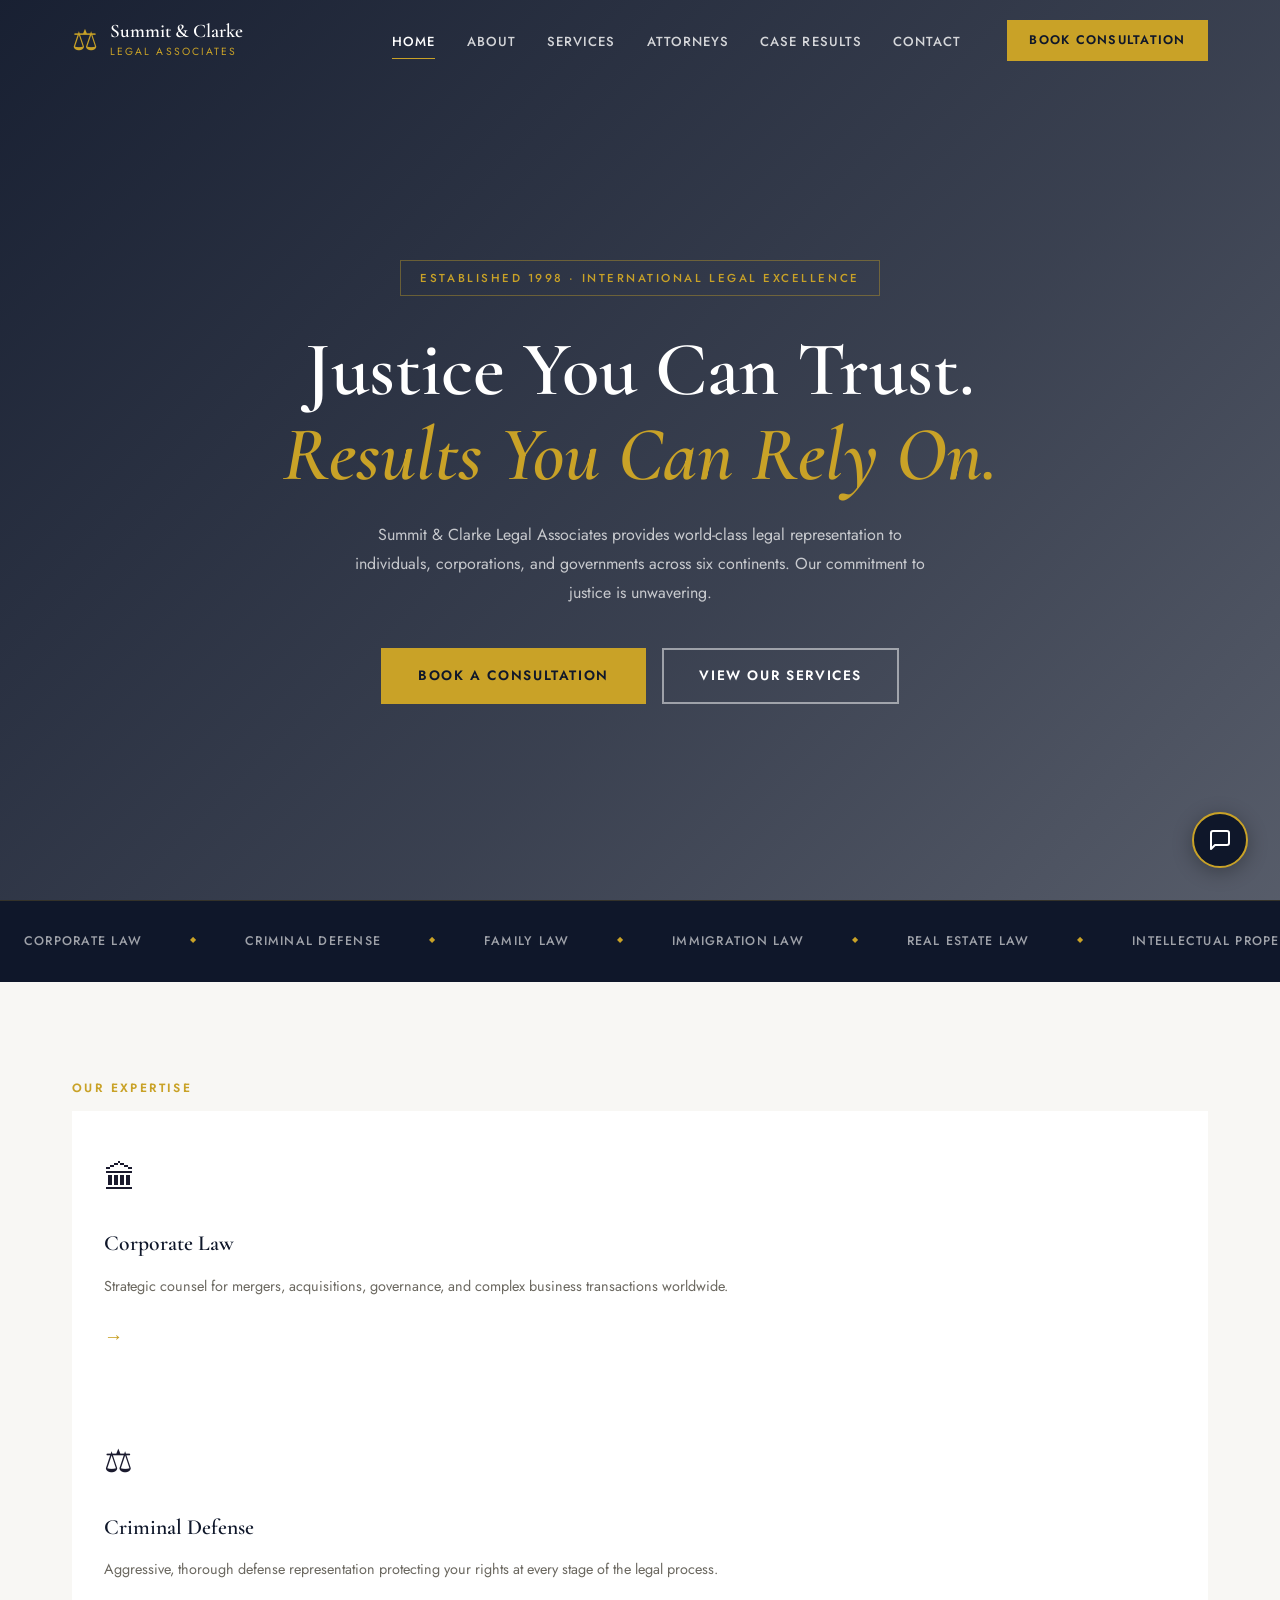
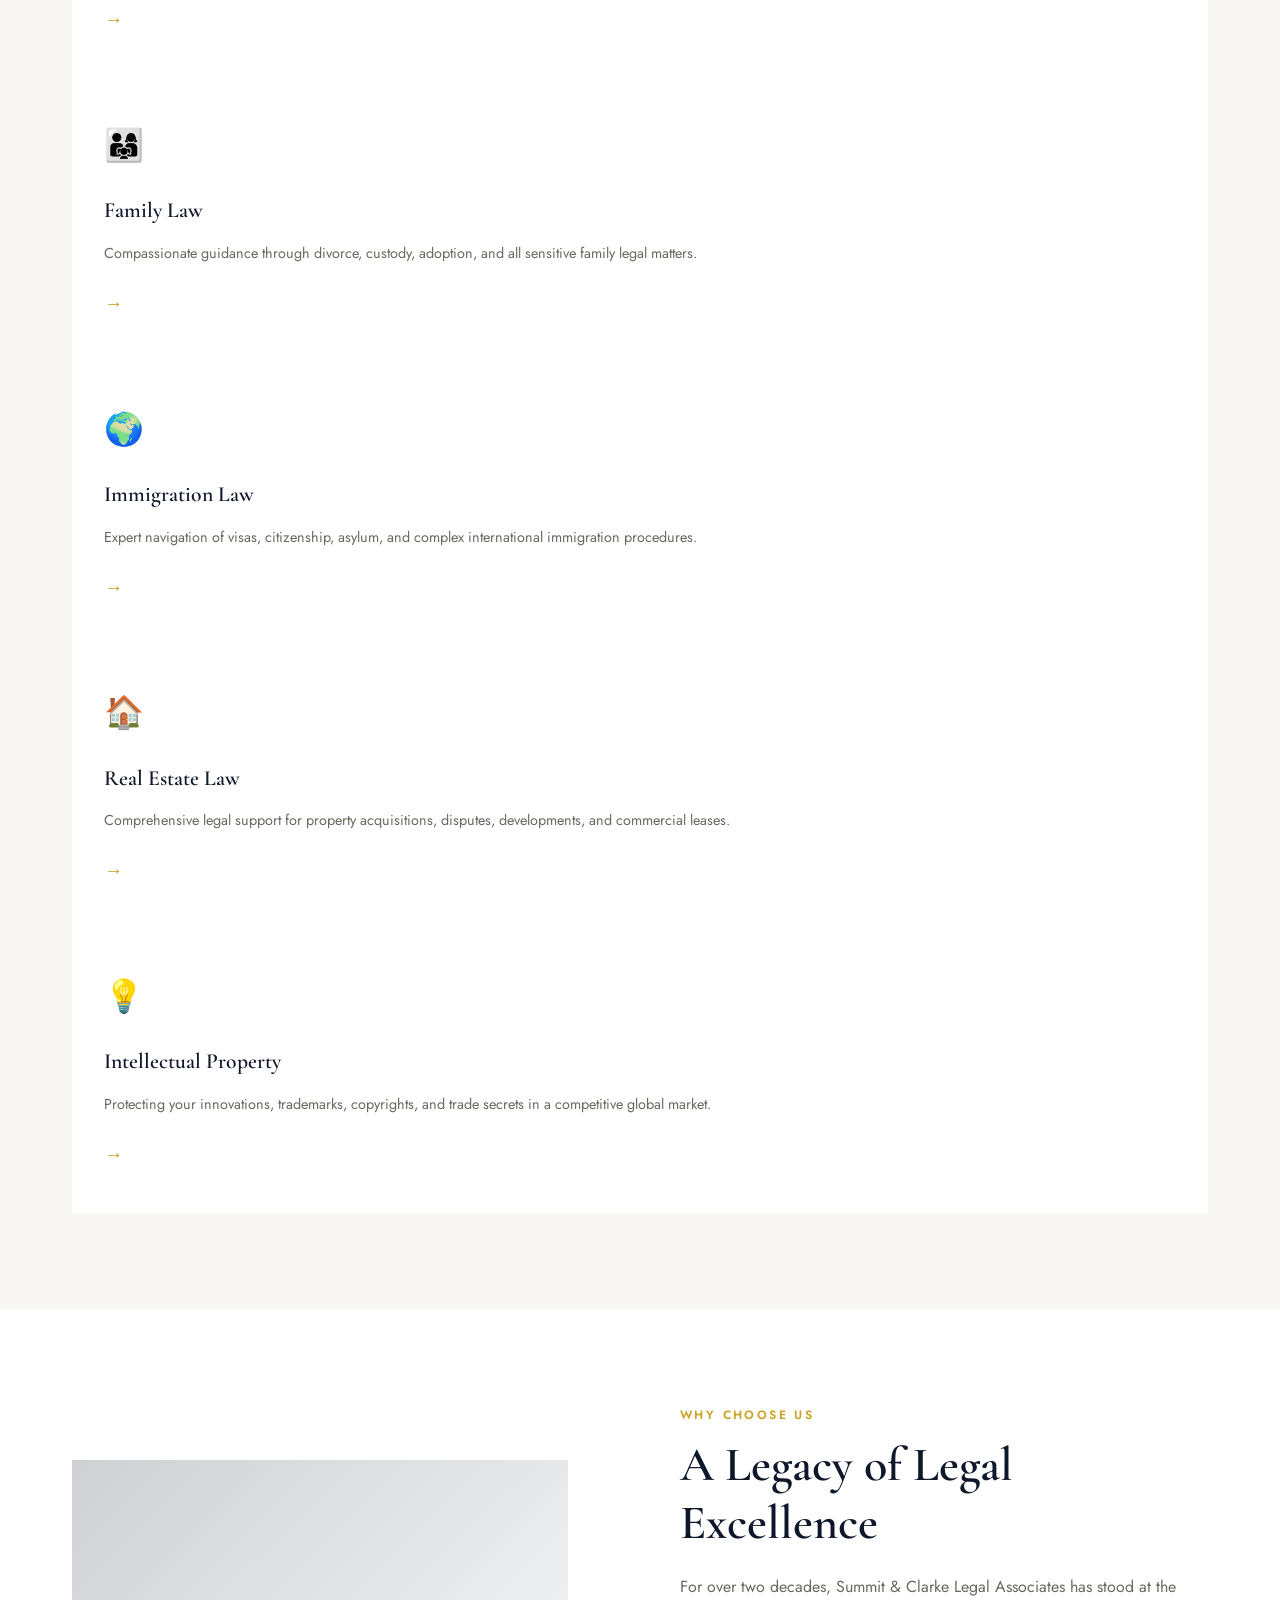
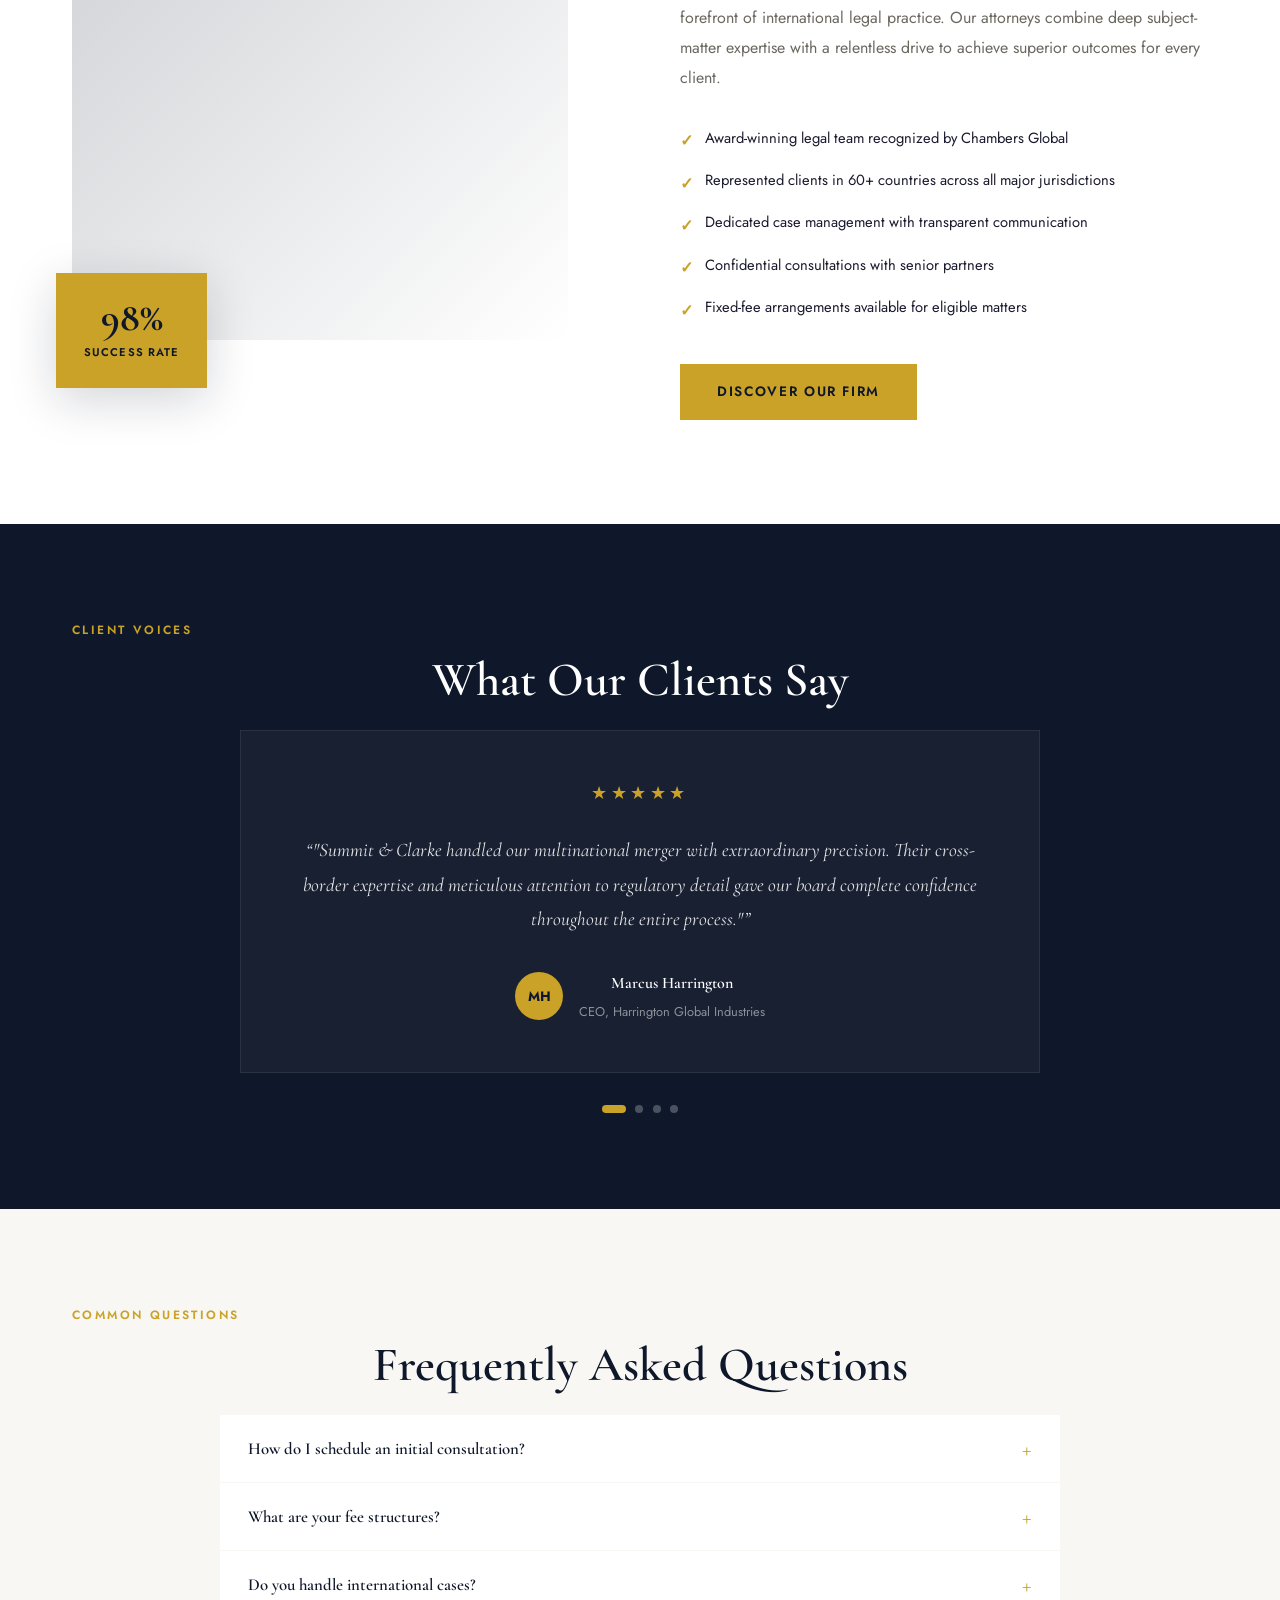
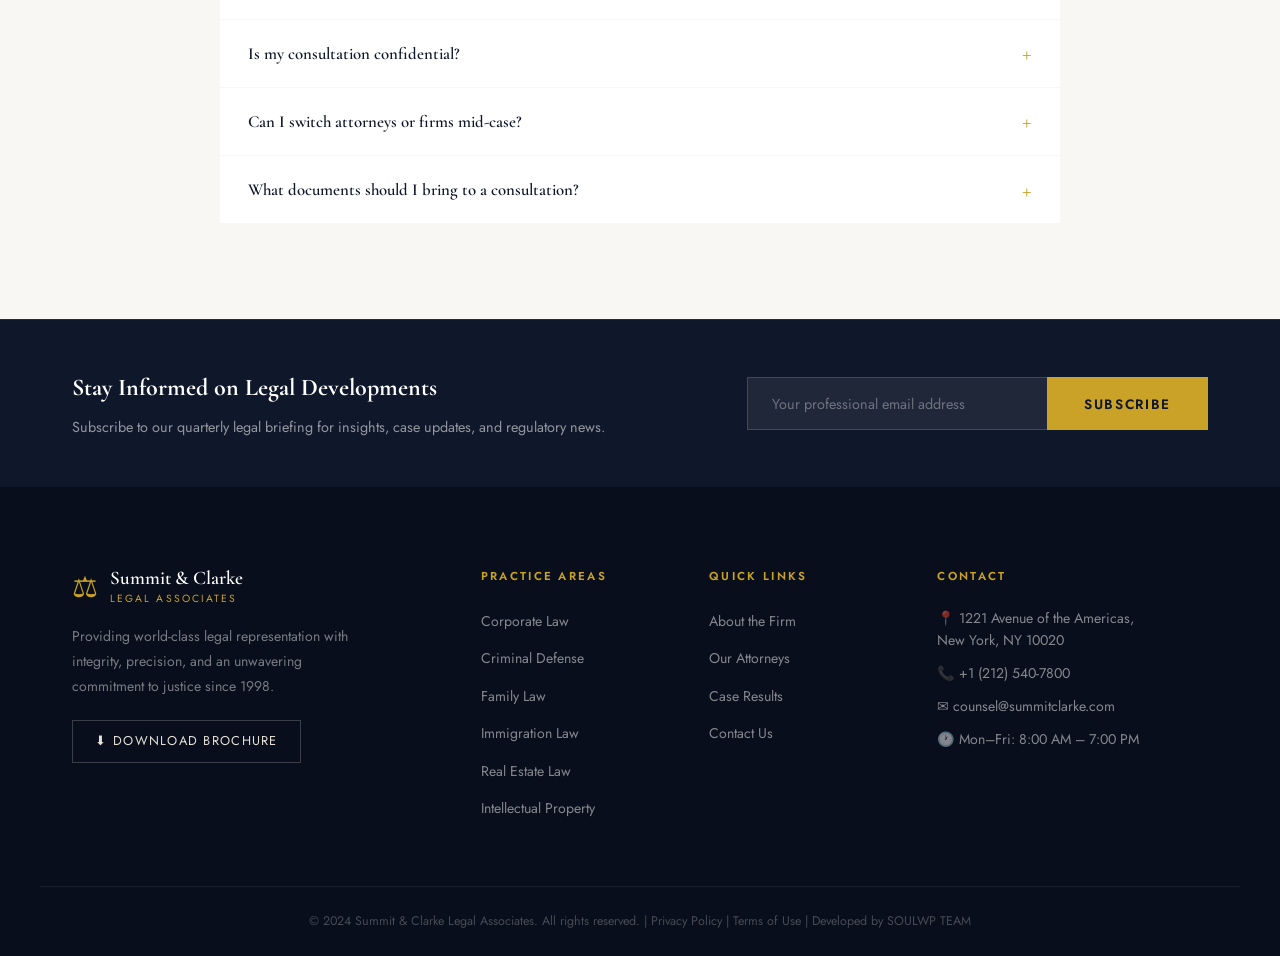
<file: index.html>
<!DOCTYPE html>
<html lang="en">
<head>
  <meta charset="UTF-8" />
  <meta name="viewport" content="width=device-width, initial-scale=1.0" />
  <title>Summit & Clarke Legal Associates | Justice You Can Trust</title>
  <meta name="description" content="Summit & Clarke Legal Associates — a premier international law firm delivering exceptional legal counsel with integrity, precision, and results." />
  <link rel="preconnect" href="https://fonts.googleapis.com">
  <link rel="preconnect" href="https://fonts.gstatic.com" crossorigin>
  <link href="https://fonts.googleapis.com/css2?family=Cormorant+Garamond:ital,wght@0,300;0,400;0,500;0,600;0,700;1,400;1,600&family=Jost:wght@300;400;500;600&display=swap" rel="stylesheet">
  <link rel="stylesheet" href="style.css" />
</head>
<body>

<!-- LIVE CHAT BUBBLE -->
<div class="chat-bubble" id="chatBubble" onclick="toggleChat()">
  <svg width="24" height="24" viewBox="0 0 24 24" fill="none"><path d="M21 15a2 2 0 0 1-2 2H7l-4 4V5a2 2 0 0 1 2-2h14a2 2 0 0 1 2 2z" stroke="white" stroke-width="2" stroke-linecap="round" stroke-linejoin="round"/></svg>
</div>
<div class="chat-window" id="chatWindow">
  <div class="chat-header">
    <span>Live Support</span>
    <button onclick="toggleChat()">✕</button>
  </div>
  <div class="chat-body">
    <div class="chat-msg bot">Hello! Welcome to Summit & Clarke. How can we assist you today?</div>
  </div>
  <div class="chat-input">
    <input type="text" placeholder="Type a message…" id="chatInput" onkeydown="sendChat(event)" />
    <button onclick="sendChat({key:'Enter'})">→</button>
  </div>
</div>

<!-- NAVIGATION -->
<nav class="navbar" id="navbar">
  <div class="nav-container">
    <a href="index.html" class="logo">
      <span class="logo-icon">⚖</span>
      <div>
        <div class="logo-main">Summit & Clarke</div>
        <div class="logo-sub">Legal Associates</div>
      </div>
    </a>
    <ul class="nav-links" id="navLinks">
      <li><a href="index.html" class="active">Home</a></li>
      <li><a href="about.html">About</a></li>
      <li><a href="services.html">Services</a></li>
      <li><a href="attorneys.html">Attorneys</a></li>
      <li><a href="cases.html">Case Results</a></li>
      <li><a href="contact.html">Contact</a></li>
    </ul>
    <a href="contact.html" class="nav-cta">Book Consultation</a>
    <button class="hamburger" id="hamburger" onclick="toggleMenu()">
      <span></span><span></span><span></span>
    </button>
  </div>
</nav>

<!-- HERO -->
<section class="hero">
  <div class="hero-bg"></div>
  <div class="hero-overlay"></div>
  <div class="hero-content">
    <div class="hero-badge">Established 1998 · International Legal Excellence</div>
    <h1 class="hero-title">Justice You Can Trust.<br /><em>Results You Can Rely On.</em></h1>
    <p class="hero-sub">Summit & Clarke Legal Associates provides world-class legal representation to individuals, corporations, and governments across six continents. Our commitment to justice is unwavering.</p>
    <div class="hero-btns">
      <a href="contact.html" class="btn-gold">Book a Consultation</a>
      <a href="services.html" class="btn-outline">View Our Services</a>
    </div>
    
</section>


<!-- MARQUEE BAR -->
<div class="marquee-bar">
  <div class="marquee-track">
    <span>Corporate Law</span><span class="sep">◆</span>
    <span>Criminal Defense</span><span class="sep">◆</span>
    <span>Family Law</span><span class="sep">◆</span>
    <span>Immigration Law</span><span class="sep">◆</span>
    <span>Real Estate Law</span><span class="sep">◆</span>
    <span>Intellectual Property</span><span class="sep">◆</span>
    <span>Corporate Law</span><span class="sep">◆</span>
    <span>Criminal Defense</span><span class="sep">◆</span>
    <span>Family Law</span><span class="sep">◆</span>
    <span>Immigration Law</span><span class="sep">◆</span>
    <span>Real Estate Law</span><span class="sep">◆</span>
    <span>Intellectual Property</span><span class="sep">◆</span>
  </div>
</div>

<!-- PRACTICE AREAS -->
<section class="section practice-areas">
  <div class="container">
    <div class="section-label">Our Expertise</div>
    
      <a href="services.html" class="practice-card">
        <div class="practice-icon">🏛</div>
        <h3>Corporate Law</h3>
        <p>Strategic counsel for mergers, acquisitions, governance, and complex business transactions worldwide.</p>
        <span class="card-arrow">→</span>
      </a>
      <a href="services.html" class="practice-card">
        <div class="practice-icon">⚖</div>
        <h3>Criminal Defense</h3>
        <p>Aggressive, thorough defense representation protecting your rights at every stage of the legal process.</p>
        <span class="card-arrow">→</span>
      </a>
      <a href="services.html" class="practice-card">
        <div class="practice-icon">👨‍👩‍👧</div>
        <h3>Family Law</h3>
        <p>Compassionate guidance through divorce, custody, adoption, and all sensitive family legal matters.</p>
        <span class="card-arrow">→</span>
      </a>
      <a href="services.html" class="practice-card">
        <div class="practice-icon">🌍</div>
        <h3>Immigration Law</h3>
        <p>Expert navigation of visas, citizenship, asylum, and complex international immigration procedures.</p>
        <span class="card-arrow">→</span>
      </a>
      <a href="services.html" class="practice-card">
        <div class="practice-icon">🏠</div>
        <h3>Real Estate Law</h3>
        <p>Comprehensive legal support for property acquisitions, disputes, developments, and commercial leases.</p>
        <span class="card-arrow">→</span>
      </a>
      <a href="services.html" class="practice-card">
        <div class="practice-icon">💡</div>
        <h3>Intellectual Property</h3>
        <p>Protecting your innovations, trademarks, copyrights, and trade secrets in a competitive global market.</p>
        <span class="card-arrow">→</span>
      </a>
    </div>
  </div>
</section>

<!-- WHY US -->
<section class="section why-us">
  <div class="container why-container">
    <div class="why-image">
      <div class="why-img-block">
        <div class="why-img-inner"></div>
        <div class="why-badge-float">
          <span class="wbf-num">98%</span>
          <span class="wbf-label">Success Rate</span>
        </div>
      </div>
    </div>
    <div class="why-content">
      <div class="section-label">Why Choose Us</div>
      <h2 class="section-title" style="text-align:left">A Legacy of Legal Excellence</h2>
      <p>For over two decades, Summit & Clarke Legal Associates has stood at the forefront of international legal practice. Our attorneys combine deep subject-matter expertise with a relentless drive to achieve superior outcomes for every client.</p>
      <ul class="why-list">
        <li><span class="why-check">✓</span> Award-winning legal team recognized by Chambers Global</li>
        <li><span class="why-check">✓</span> Represented clients in 60+ countries across all major jurisdictions</li>
        <li><span class="why-check">✓</span> Dedicated case management with transparent communication</li>
        <li><span class="why-check">✓</span> Confidential consultations with senior partners</li>
        <li><span class="why-check">✓</span> Fixed-fee arrangements available for eligible matters</li>
      </ul>
      <a href="about.html" class="btn-gold">Discover Our Firm</a>
    </div>
  </div>
</section>

<!-- TESTIMONIALS -->
<section class="section testimonials">
  <div class="container">
    <div class="section-label">Client Voices</div>
    <h2 class="section-title">What Our Clients Say</h2>
    <div class="testi-slider" id="testiSlider">
      <div class="testi-card active">
        <div class="testi-stars">★★★★★</div>
        <p class="testi-quote">"Summit & Clarke handled our multinational merger with extraordinary precision. Their cross-border expertise and meticulous attention to regulatory detail gave our board complete confidence throughout the entire process."</p>
        <div class="testi-author">
          <div class="testi-avatar">MH</div>
          <div><strong>Marcus Harrington</strong><br/><small>CEO, Harrington Global Industries</small></div>
        </div>
      </div>
      <div class="testi-card">
        <div class="testi-stars">★★★★★</div>
        <p class="testi-quote">"When I faced serious criminal charges, I was terrified. The team at Summit & Clarke fought relentlessly on my behalf. The charges were dropped. I cannot express my gratitude enough — they gave me my life back."</p>
        <div class="testi-author">
          <div class="testi-avatar">SR</div>
          <div><strong>Sofia Reyes</strong><br/><small>Private Client</small></div>
        </div>
      </div>
      <div class="testi-card">
        <div class="testi-stars">★★★★★</div>
        <p class="testi-quote">"The immigration team secured permanent residency for our entire senior management team across three countries. Their knowledge of international law is unmatched. We consider them an indispensable partner."</p>
        <div class="testi-author">
          <div class="testi-avatar">DK</div>
          <div><strong>Dr. David Köhler</strong><br/><small>Founder, Apex Technologies GmbH</small></div>
        </div>
      </div>
      <div class="testi-card">
        <div class="testi-stars">★★★★★</div>
        <p class="testi-quote">"Navigating a difficult divorce with children involved was emotionally overwhelming. Summit & Clarke's family law team handled everything with compassion and professionalism. I felt genuinely supported at every stage."</p>
        <div class="testi-author">
          <div class="testi-avatar">AL</div>
          <div><strong>Amelia Laurent</strong><br/><small>Private Client</small></div>
        </div>
      </div>
    </div>
    <div class="testi-dots" id="testiDots">
      <button class="dot active" onclick="goToSlide(0)"></button>
      <button class="dot" onclick="goToSlide(1)"></button>
      <button class="dot" onclick="goToSlide(2)"></button>
      <button class="dot" onclick="goToSlide(3)"></button>
    </div>
  </div>
</section>

<!-- FAQ -->
<section class="section faq-section">
  <div class="container">
    <div class="section-label">Common Questions</div>
    <h2 class="section-title">Frequently Asked Questions</h2>
    <div class="faq-grid">
      <div class="faq-item">
        <button class="faq-q" onclick="toggleFAQ(this)">
          How do I schedule an initial consultation?
          <span class="faq-icon">+</span>
        </button>
        <div class="faq-a">You may schedule a consultation by completing our online contact form, calling our main office at +1 (212) 540-7800, or visiting our office in person during business hours. Initial consultations with a senior attorney are available within 48 hours.</div>
      </div>
      <div class="faq-item">
        <button class="faq-q" onclick="toggleFAQ(this)">
          What are your fee structures?
          <span class="faq-icon">+</span>
        </button>
        <div class="faq-a">We offer flexible fee arrangements including hourly billing, fixed-fee packages for defined matters, and contingency arrangements for select litigation cases. All fee structures are discussed transparently during the initial consultation.</div>
      </div>
      <div class="faq-item">
        <button class="faq-q" onclick="toggleFAQ(this)">
          Do you handle international cases?
          <span class="faq-icon">+</span>
        </button>
        <div class="faq-a">Yes. Summit & Clarke maintains offices in New York, London, Singapore, and Dubai, and works with affiliated counsel in over 60 jurisdictions. We are fully equipped to manage complex cross-border legal matters.</div>
      </div>
      <div class="faq-item">
        <button class="faq-q" onclick="toggleFAQ(this)">
          Is my consultation confidential?
          <span class="faq-icon">+</span>
        </button>
        <div class="faq-a">Absolutely. All communications with our attorneys are protected by attorney-client privilege from the very first consultation. Your privacy and confidentiality are our paramount concern.</div>
      </div>
      <div class="faq-item">
        <button class="faq-q" onclick="toggleFAQ(this)">
          Can I switch attorneys or firms mid-case?
          <span class="faq-icon">+</span>
        </button>
        <div class="faq-a">You have the right to change legal representation at any time. If you are considering transferring a matter to Summit & Clarke, we offer confidential transition consultations to assess your case and advise on the best path forward.</div>
      </div>
      <div class="faq-item">
        <button class="faq-q" onclick="toggleFAQ(this)">
          What documents should I bring to a consultation?
          <span class="faq-icon">+</span>
        </button>
        <div class="faq-a">We recommend bringing any relevant contracts, correspondence, court notices, identification documents, and a brief written summary of your matter. This allows our attorneys to provide the most informed preliminary assessment during your first meeting.</div>
      </div>
    </div>
  </div>
</section>

<!-- NEWSLETTER -->
<section class="newsletter-section">
  <div class="container newsletter-inner">
    <div>
      <h3>Stay Informed on Legal Developments</h3>
      <p>Subscribe to our quarterly legal briefing for insights, case updates, and regulatory news.</p>
    </div>
    <form class="newsletter-form" onsubmit="submitNewsletter(event)">
      <input type="email" placeholder="Your professional email address" required />
      <button type="submit" class="btn-gold">Subscribe</button>
    </form>
  </div>
</section>

<!-- FOOTER -->
<footer class="footer">
  <div class="container footer-grid">
    <div class="footer-brand">
      <div class="logo" style="margin-bottom:1rem">
        <span class="logo-icon">⚖</span>
        <div>
          <div class="logo-main">Summit & Clarke</div>
          <div class="logo-sub">Legal Associates</div>
        </div>
      </div>
      <p>Providing world-class legal representation with integrity, precision, and an unwavering commitment to justice since 1998.</p>
      <a href="assets/brochure.pdf" class="btn-outline-sm" download>⬇ Download Brochure</a>
    </div>
    <div class="footer-col">
      <h4>Practice Areas</h4>
      <ul>
        <li><a href="services.html">Corporate Law</a></li>
        <li><a href="services.html">Criminal Defense</a></li>
        <li><a href="services.html">Family Law</a></li>
        <li><a href="services.html">Immigration Law</a></li>
        <li><a href="services.html">Real Estate Law</a></li>
        <li><a href="services.html">Intellectual Property</a></li>
      </ul>
    </div>
    <div class="footer-col">
      <h4>Quick Links</h4>
      <ul>
        <li><a href="about.html">About the Firm</a></li>
        <li><a href="attorneys.html">Our Attorneys</a></li>
        <li><a href="cases.html">Case Results</a></li>
        <li><a href="contact.html">Contact Us</a></li>
      </ul>
    </div>
    <div class="footer-col">
      <h4>Contact</h4>
      <ul class="footer-contact">
        <li>📍 1221 Avenue of the Americas,<br/>New York, NY 10020</li>
        <li>📞 +1 (212) 540-7800</li>
        <li>✉ counsel@summitclarke.com</li>
        <li>🕐 Mon–Fri: 8:00 AM – 7:00 PM</li>
      </ul>
    </div>
  </div>
  <div class="footer-bottom">
    <p>© 2024 Summit & Clarke Legal Associates. All rights reserved. | <a href="#">Privacy Policy</a> | <a href="#">Terms of Use</a> | <a href="#">Developed by SOULWP TEAM</a></p>
  </div>
</footer>

<script src="main.js"></script>
</body>
</html>
</file>
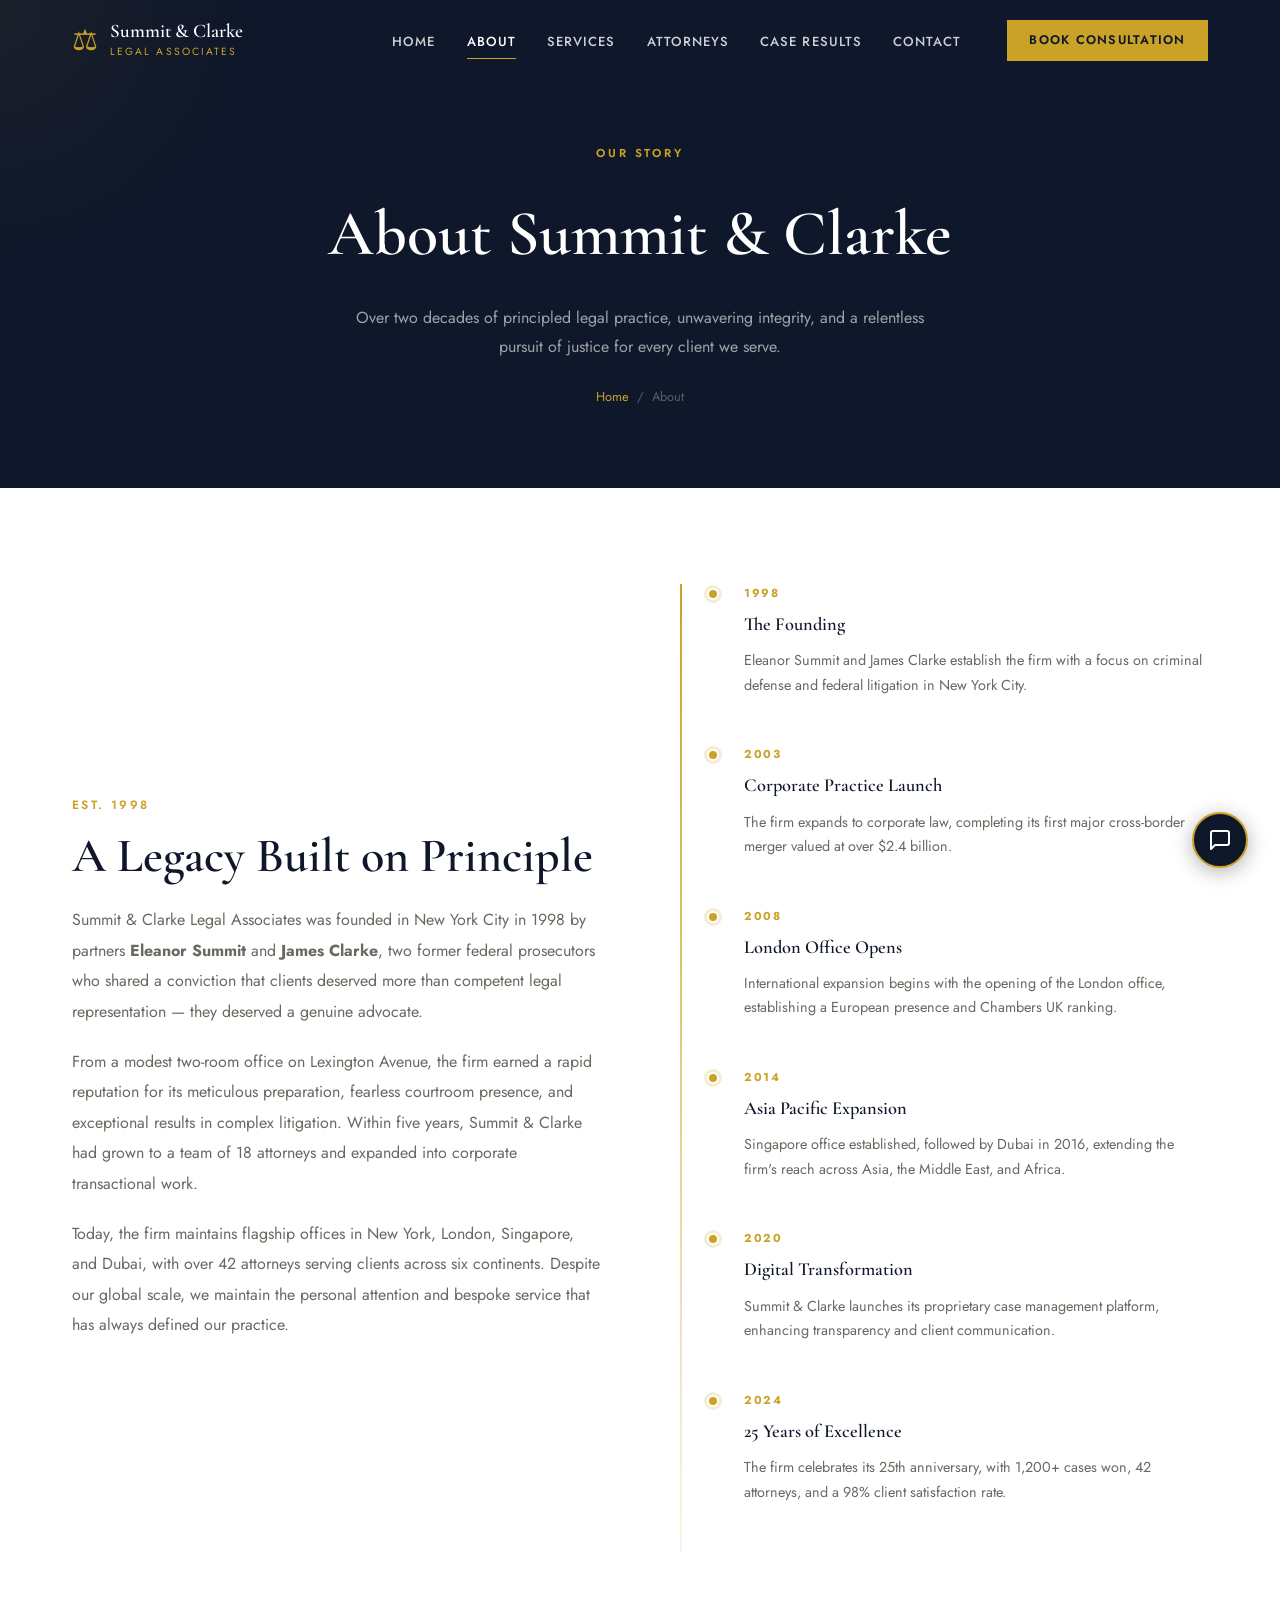
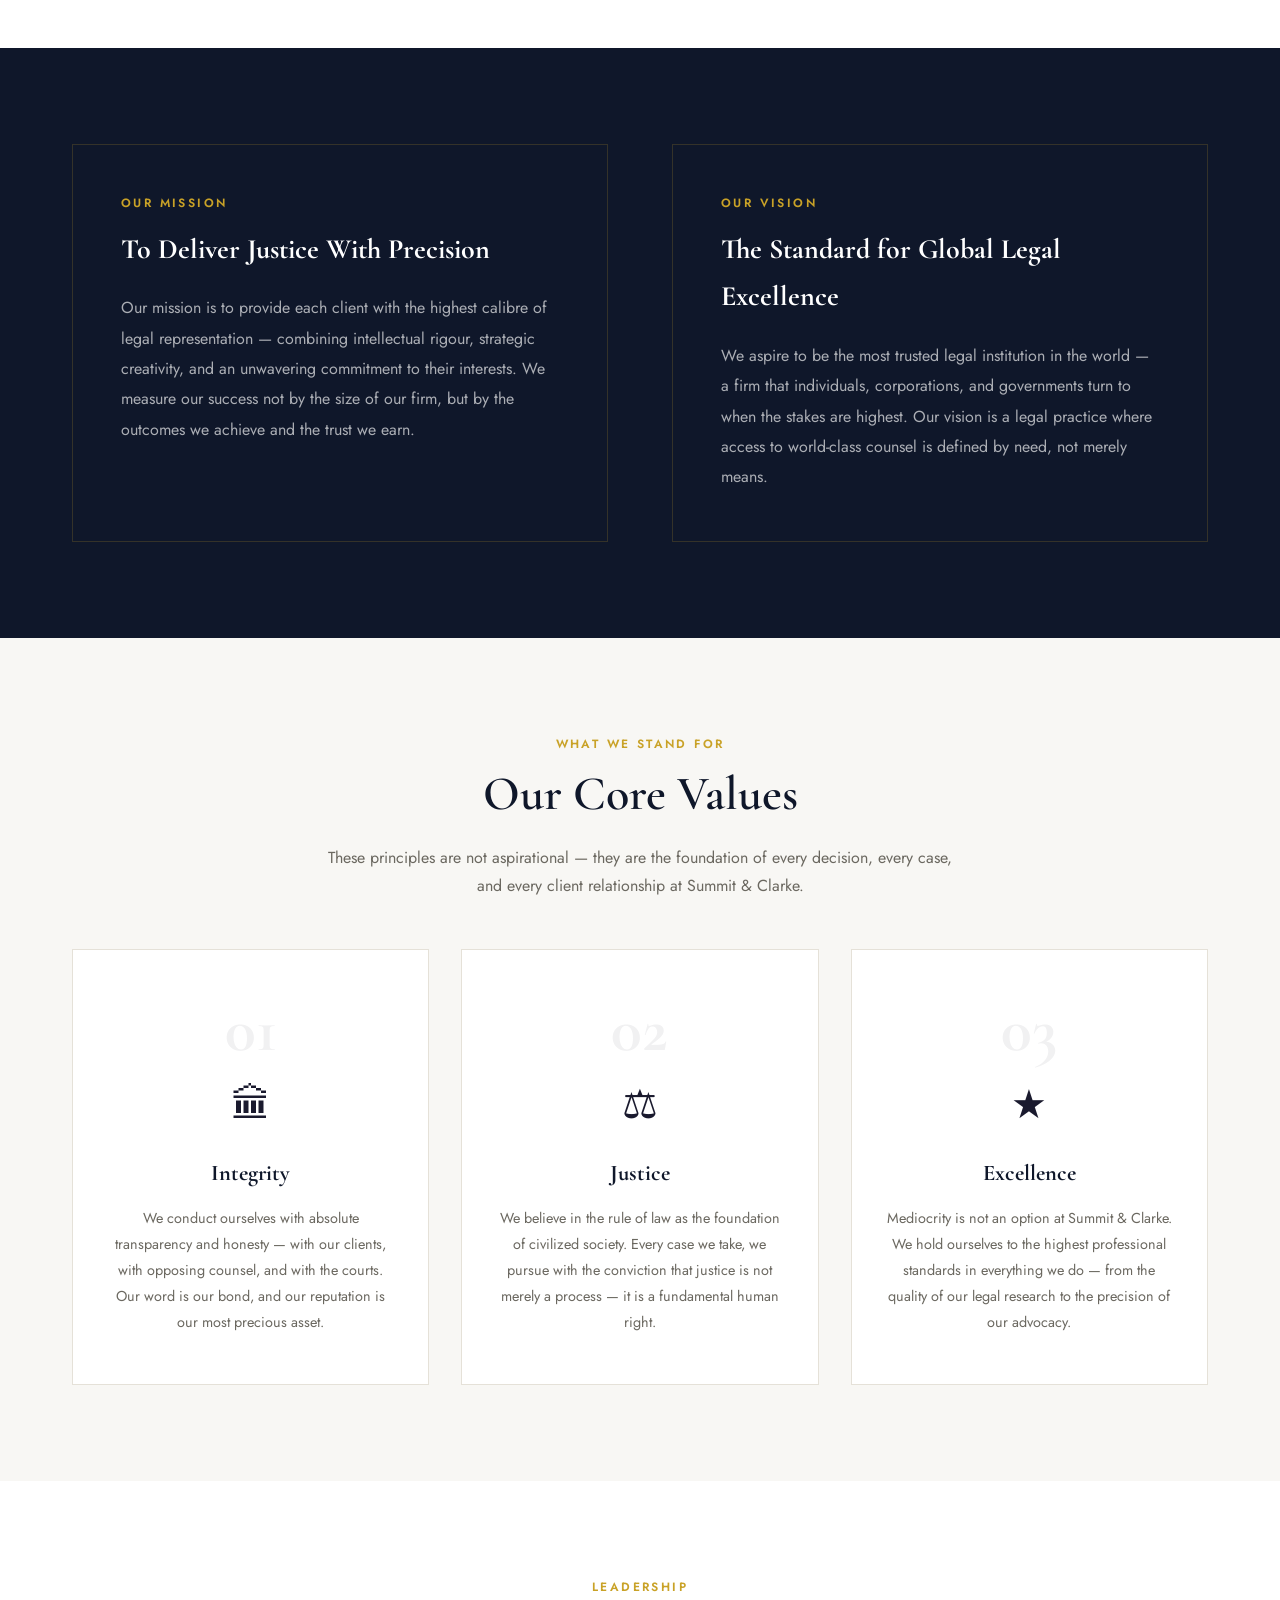
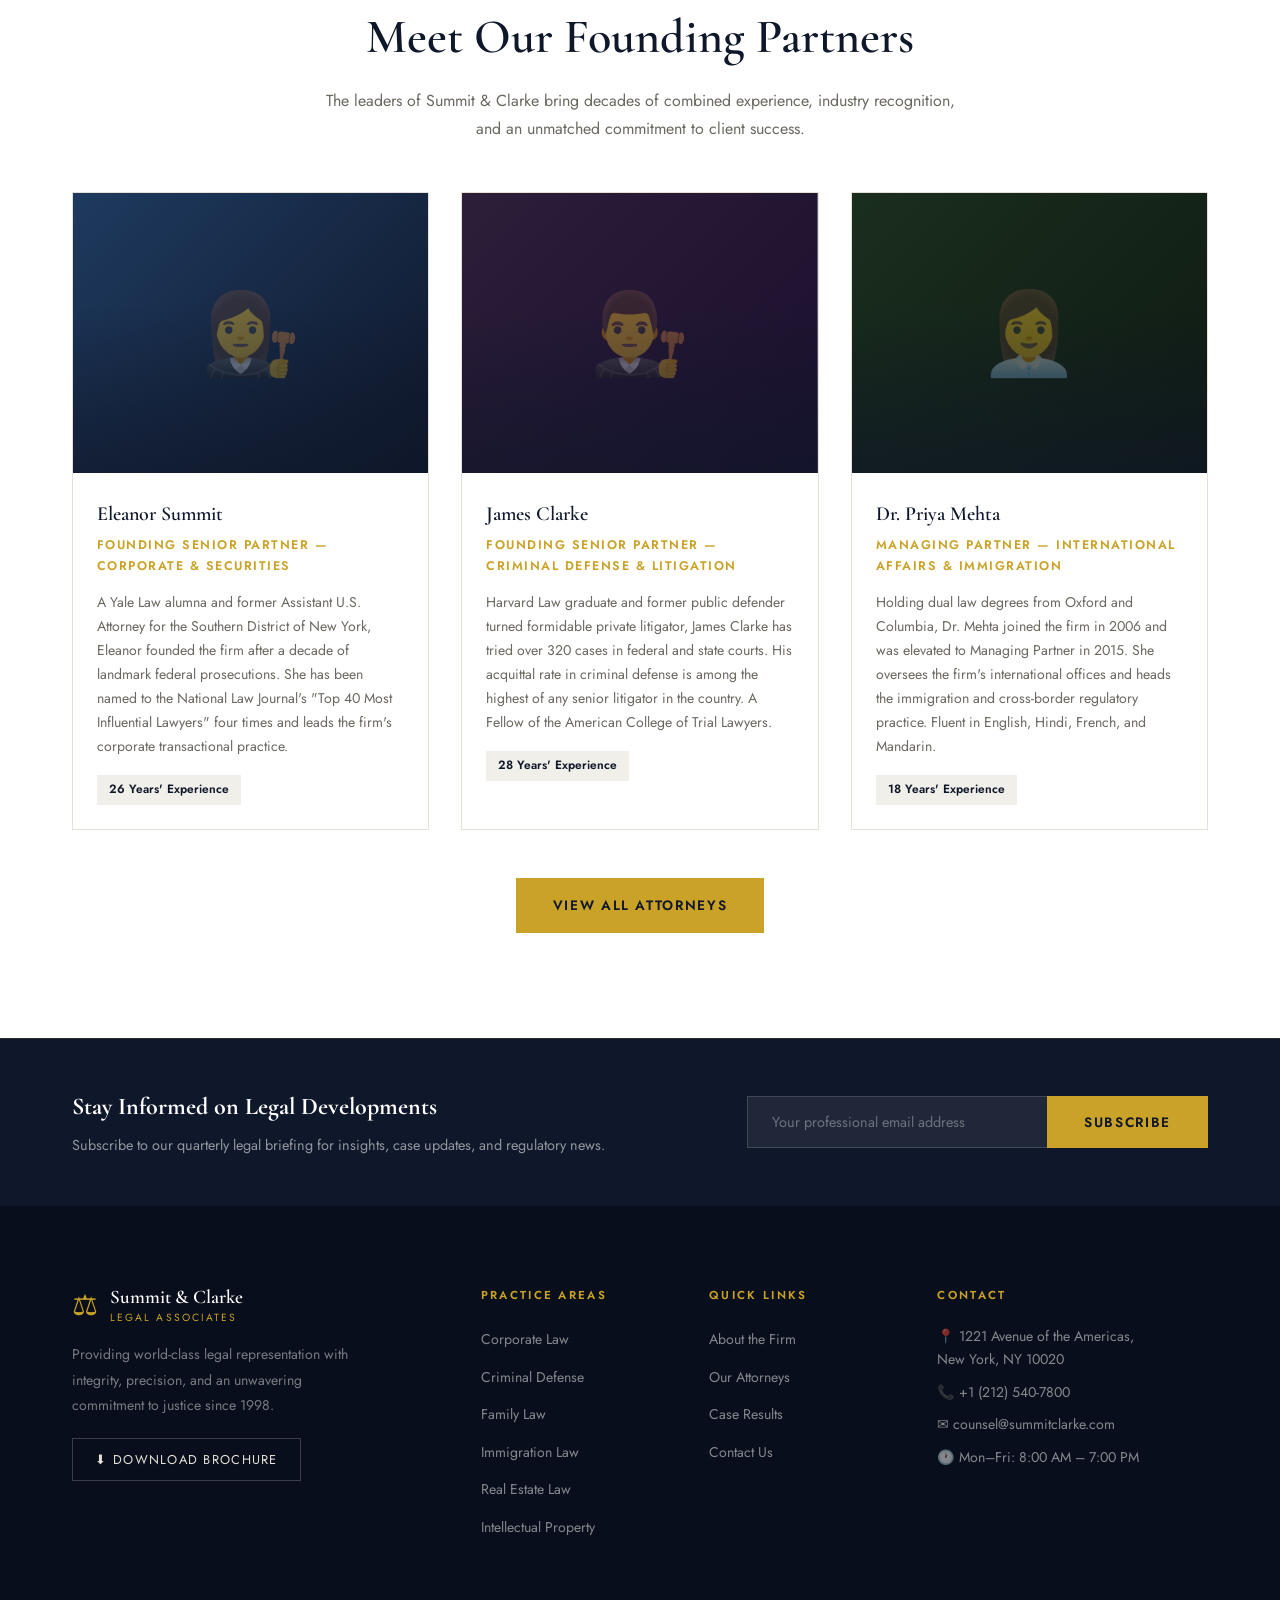
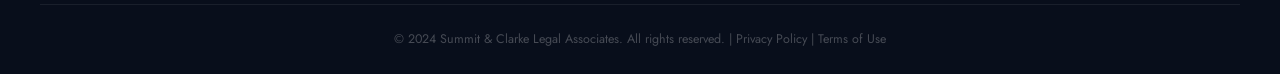
<file: about.html>
<!DOCTYPE html>
<html lang="en">
<head>
  <meta charset="UTF-8" />
  <meta name="viewport" content="width=device-width, initial-scale=1.0" />
  <title>About Us | Summit & Clarke Legal Associates</title>
  <meta name="description" content="Learn about Summit & Clarke Legal Associates — our history, mission, values, and the exceptional team behind our legal excellence." />
  <link rel="preconnect" href="https://fonts.googleapis.com">
  <link rel="preconnect" href="https://fonts.gstatic.com" crossorigin>
  <link href="https://fonts.googleapis.com/css2?family=Cormorant+Garamond:ital,wght@0,300;0,400;0,500;0,600;0,700;1,400;1,600&family=Jost:wght@300;400;500;600&display=swap" rel="stylesheet">
  <link rel="stylesheet" href="style.css" />
</head>
<body>

<!-- CHAT -->
<div class="chat-bubble" id="chatBubble" onclick="toggleChat()">
  <svg width="24" height="24" viewBox="0 0 24 24" fill="none"><path d="M21 15a2 2 0 0 1-2 2H7l-4 4V5a2 2 0 0 1 2-2h14a2 2 0 0 1 2 2z" stroke="white" stroke-width="2" stroke-linecap="round" stroke-linejoin="round"/></svg>
</div>
<div class="chat-window" id="chatWindow">
  <div class="chat-header"><span>Live Support</span><button onclick="toggleChat()">✕</button></div>
  <div class="chat-body"><div class="chat-msg bot">Hello! Welcome to Summit & Clarke. How can we assist you today?</div></div>
  <div class="chat-input"><input type="text" placeholder="Type a message…" id="chatInput" onkeydown="sendChat(event)" /><button onclick="sendChat({key:'Enter'})">→</button></div>
</div>

<!-- NAV -->
<nav class="navbar" id="navbar">
  <div class="nav-container">
    <a href="index.html" class="logo">
      <span class="logo-icon">⚖</span>
      <div><div class="logo-main">Summit & Clarke</div><div class="logo-sub">Legal Associates</div></div>
    </a>
    <ul class="nav-links" id="navLinks">
      <li><a href="index.html">Home</a></li>
      <li><a href="about.html" class="active">About</a></li>
      <li><a href="services.html">Services</a></li>
      <li><a href="attorneys.html">Attorneys</a></li>
      <li><a href="cases.html">Case Results</a></li>
      <li><a href="contact.html">Contact</a></li>
    </ul>
    <a href="contact.html" class="nav-cta">Book Consultation</a>
    <button class="hamburger" id="hamburger" onclick="toggleMenu()"><span></span><span></span><span></span></button>
  </div>
</nav>

<!-- PAGE HEADER -->
<header class="page-header">
  <div class="page-header-label">Our Story</div>
  <h1>About Summit & Clarke</h1>
  <p>Over two decades of principled legal practice, unwavering integrity, and a relentless pursuit of justice for every client we serve.</p>
  <div class="breadcrumb"><a href="index.html">Home</a><span>/</span><span>About</span></div>
</header>

<!-- FIRM HISTORY -->
<section class="section">
  <div class="container">
    <div style="display:grid;grid-template-columns:1fr 1fr;gap:5rem;align-items:center" class="responsive-2col">
      <div>
        <div class="section-label">Est. 1998</div>
        <h2 class="section-title" style="text-align:left">A Legacy Built on Principle</h2>
        <p style="color:var(--gray-text);line-height:1.9;margin-bottom:1.25rem">Summit & Clarke Legal Associates was founded in New York City in 1998 by partners <strong>Eleanor Summit</strong> and <strong>James Clarke</strong>, two former federal prosecutors who shared a conviction that clients deserved more than competent legal representation — they deserved a genuine advocate.</p>
        <p style="color:var(--gray-text);line-height:1.9;margin-bottom:1.25rem">From a modest two-room office on Lexington Avenue, the firm earned a rapid reputation for its meticulous preparation, fearless courtroom presence, and exceptional results in complex litigation. Within five years, Summit & Clarke had grown to a team of 18 attorneys and expanded into corporate transactional work.</p>
        <p style="color:var(--gray-text);line-height:1.9">Today, the firm maintains flagship offices in New York, London, Singapore, and Dubai, with over 42 attorneys serving clients across six continents. Despite our global scale, we maintain the personal attention and bespoke service that has always defined our practice.</p>
      </div>
      <div>
        <div class="timeline reveal">
          <div class="timeline-item">
            <div class="timeline-year">1998</div>
            <h4>The Founding</h4>
            <p>Eleanor Summit and James Clarke establish the firm with a focus on criminal defense and federal litigation in New York City.</p>
          </div>
          <div class="timeline-item">
            <div class="timeline-year">2003</div>
            <h4>Corporate Practice Launch</h4>
            <p>The firm expands to corporate law, completing its first major cross-border merger valued at over $2.4 billion.</p>
          </div>
          <div class="timeline-item">
            <div class="timeline-year">2008</div>
            <h4>London Office Opens</h4>
            <p>International expansion begins with the opening of the London office, establishing a European presence and Chambers UK ranking.</p>
          </div>
          <div class="timeline-item">
            <div class="timeline-year">2014</div>
            <h4>Asia Pacific Expansion</h4>
            <p>Singapore office established, followed by Dubai in 2016, extending the firm's reach across Asia, the Middle East, and Africa.</p>
          </div>
          <div class="timeline-item">
            <div class="timeline-year">2020</div>
            <h4>Digital Transformation</h4>
            <p>Summit & Clarke launches its proprietary case management platform, enhancing transparency and client communication.</p>
          </div>
          <div class="timeline-item">
            <div class="timeline-year">2024</div>
            <h4>25 Years of Excellence</h4>
            <p>The firm celebrates its 25th anniversary, with 1,200+ cases won, 42 attorneys, and a 98% client satisfaction rate.</p>
          </div>
        </div>
      </div>
    </div>
  </div>
</section>

<!-- MISSION & VISION -->
<section class="section" style="background:var(--navy)">
  <div class="container">
    <div style="display:grid;grid-template-columns:1fr 1fr;gap:4rem" class="responsive-2col">
      <div style="border:1px solid rgba(201,162,39,0.2);padding:3rem" class="reveal">
        <div class="section-label">Our Mission</div>
        <h3 style="font-family:var(--font-serif);font-size:1.75rem;color:var(--white);margin-bottom:1.25rem">To Deliver Justice With Precision</h3>
        <p style="color:rgba(255,255,255,0.65);line-height:1.9">Our mission is to provide each client with the highest calibre of legal representation — combining intellectual rigour, strategic creativity, and an unwavering commitment to their interests. We measure our success not by the size of our firm, but by the outcomes we achieve and the trust we earn.</p>
      </div>
      <div style="border:1px solid rgba(201,162,39,0.2);padding:3rem" class="reveal">
        <div class="section-label">Our Vision</div>
        <h3 style="font-family:var(--font-serif);font-size:1.75rem;color:var(--white);margin-bottom:1.25rem">The Standard for Global Legal Excellence</h3>
        <p style="color:rgba(255,255,255,0.65);line-height:1.9">We aspire to be the most trusted legal institution in the world — a firm that individuals, corporations, and governments turn to when the stakes are highest. Our vision is a legal practice where access to world-class counsel is defined by need, not merely means.</p>
      </div>
    </div>
  </div>
</section>

<!-- VALUES -->
<section class="section" style="background:var(--offwhite)">
  <div class="container">
    <div class="section-label" style="text-align:center">What We Stand For</div>
    <h2 class="section-title">Our Core Values</h2>
    <p class="section-sub">These principles are not aspirational — they are the foundation of every decision, every case, and every client relationship at Summit & Clarke.</p>
    <div class="values-grid">
      <div class="value-card reveal">
        <div class="value-num">01</div>
        <div class="value-icon">🏛</div>
        <h3>Integrity</h3>
        <p>We conduct ourselves with absolute transparency and honesty — with our clients, with opposing counsel, and with the courts. Our word is our bond, and our reputation is our most precious asset.</p>
      </div>
      <div class="value-card reveal">
        <div class="value-num">02</div>
        <div class="value-icon">⚖</div>
        <h3>Justice</h3>
        <p>We believe in the rule of law as the foundation of civilized society. Every case we take, we pursue with the conviction that justice is not merely a process — it is a fundamental human right.</p>
      </div>
      <div class="value-card reveal">
        <div class="value-num">03</div>
        <div class="value-icon">★</div>
        <h3>Excellence</h3>
        <p>Mediocrity is not an option at Summit & Clarke. We hold ourselves to the highest professional standards in everything we do — from the quality of our legal research to the precision of our advocacy.</p>
      </div>
    </div>
  </div>
</section>

<!-- TEAM SECTION -->
<section class="section" style="background:var(--white)">
  <div class="container">
    <div class="section-label" style="text-align:center">Leadership</div>
    <h2 class="section-title">Meet Our Founding Partners</h2>
    <p class="section-sub">The leaders of Summit & Clarke bring decades of combined experience, industry recognition, and an unmatched commitment to client success.</p>
    <div class="team-grid">
      <div class="team-card reveal">
        <div class="team-img">
          <div class="team-img-inner" style="background:linear-gradient(135deg,#1e3a5f,#0F172A);display:flex;align-items:center;justify-content:center;font-size:5rem;color:rgba(201,162,39,0.4)">👩‍⚖️</div>
          <div class="team-img-overlay"></div>
        </div>
        <div class="team-info">
          <div class="team-name">Eleanor Summit</div>
          <div class="team-role">Founding Senior Partner — Corporate & Securities</div>
          <p class="team-bio">A Yale Law alumna and former Assistant U.S. Attorney for the Southern District of New York, Eleanor founded the firm after a decade of landmark federal prosecutions. She has been named to the National Law Journal's "Top 40 Most Influential Lawyers" four times and leads the firm's corporate transactional practice.</p>
          <span class="team-exp">26 Years' Experience</span>
        </div>
      </div>
      <div class="team-card reveal">
        <div class="team-img">
          <div class="team-img-inner" style="background:linear-gradient(135deg,#2d1e3a,#1a0f2e);display:flex;align-items:center;justify-content:center;font-size:5rem;color:rgba(201,162,39,0.4)">👨‍⚖️</div>
          <div class="team-img-overlay"></div>
        </div>
        <div class="team-info">
          <div class="team-name">James Clarke</div>
          <div class="team-role">Founding Senior Partner — Criminal Defense & Litigation</div>
          <p class="team-bio">Harvard Law graduate and former public defender turned formidable private litigator, James Clarke has tried over 320 cases in federal and state courts. His acquittal rate in criminal defense is among the highest of any senior litigator in the country. A Fellow of the American College of Trial Lawyers.</p>
          <span class="team-exp">28 Years' Experience</span>
        </div>
      </div>
      <div class="team-card reveal">
        <div class="team-img">
          <div class="team-img-inner" style="background:linear-gradient(135deg,#1a2e1e,#0f1a12);display:flex;align-items:center;justify-content:center;font-size:5rem;color:rgba(201,162,39,0.4)">👩‍💼</div>
          <div class="team-img-overlay"></div>
        </div>
        <div class="team-info">
          <div class="team-name">Dr. Priya Mehta</div>
          <div class="team-role">Managing Partner — International Affairs & Immigration</div>
          <p class="team-bio">Holding dual law degrees from Oxford and Columbia, Dr. Mehta joined the firm in 2006 and was elevated to Managing Partner in 2015. She oversees the firm's international offices and heads the immigration and cross-border regulatory practice. Fluent in English, Hindi, French, and Mandarin.</p>
          <span class="team-exp">18 Years' Experience</span>
        </div>
      </div>
    </div>
    <div style="text-align:center;margin-top:3rem">
      <a href="attorneys.html" class="btn-gold">View All Attorneys</a>
    </div>
  </div>
</section>

<!-- NEWSLETTER -->
<section class="newsletter-section">
  <div class="container newsletter-inner">
    <div><h3>Stay Informed on Legal Developments</h3><p>Subscribe to our quarterly legal briefing for insights, case updates, and regulatory news.</p></div>
    <form class="newsletter-form" onsubmit="submitNewsletter(event)">
      <input type="email" placeholder="Your professional email address" required />
      <button type="submit" class="btn-gold">Subscribe</button>
    </form>
  </div>
</section>

<!-- FOOTER -->
<footer class="footer">
  <div class="container footer-grid">
    <div class="footer-brand">
      <div class="logo" style="margin-bottom:1rem"><span class="logo-icon">⚖</span><div><div class="logo-main">Summit & Clarke</div><div class="logo-sub">Legal Associates</div></div></div>
      <p>Providing world-class legal representation with integrity, precision, and an unwavering commitment to justice since 1998.</p>
      <a href="#" class="btn-outline-sm" download>⬇ Download Brochure</a>
    </div>
    <div class="footer-col"><h4>Practice Areas</h4><ul><li><a href="services.html">Corporate Law</a></li><li><a href="services.html">Criminal Defense</a></li><li><a href="services.html">Family Law</a></li><li><a href="services.html">Immigration Law</a></li><li><a href="services.html">Real Estate Law</a></li><li><a href="services.html">Intellectual Property</a></li></ul></div>
    <div class="footer-col"><h4>Quick Links</h4><ul><li><a href="about.html">About the Firm</a></li><li><a href="attorneys.html">Our Attorneys</a></li><li><a href="cases.html">Case Results</a></li><li><a href="contact.html">Contact Us</a></li></ul></div>
    <div class="footer-col"><h4>Contact</h4><ul class="footer-contact"><li>📍 1221 Avenue of the Americas,<br/>New York, NY 10020</li><li>📞 +1 (212) 540-7800</li><li>✉ counsel@summitclarke.com</li><li>🕐 Mon–Fri: 8:00 AM – 7:00 PM</li></ul></div>
  </div>
  <div class="footer-bottom"><p>© 2024 Summit & Clarke Legal Associates. All rights reserved. | <a href="#">Privacy Policy</a> | <a href="#">Terms of Use</a></p></div>
</footer>

<style>
@media(max-width:768px){.responsive-2col{grid-template-columns:1fr !important;gap:2rem !important}}
</style>
<script src="main.js"></script>
</body>
</html>
</file>
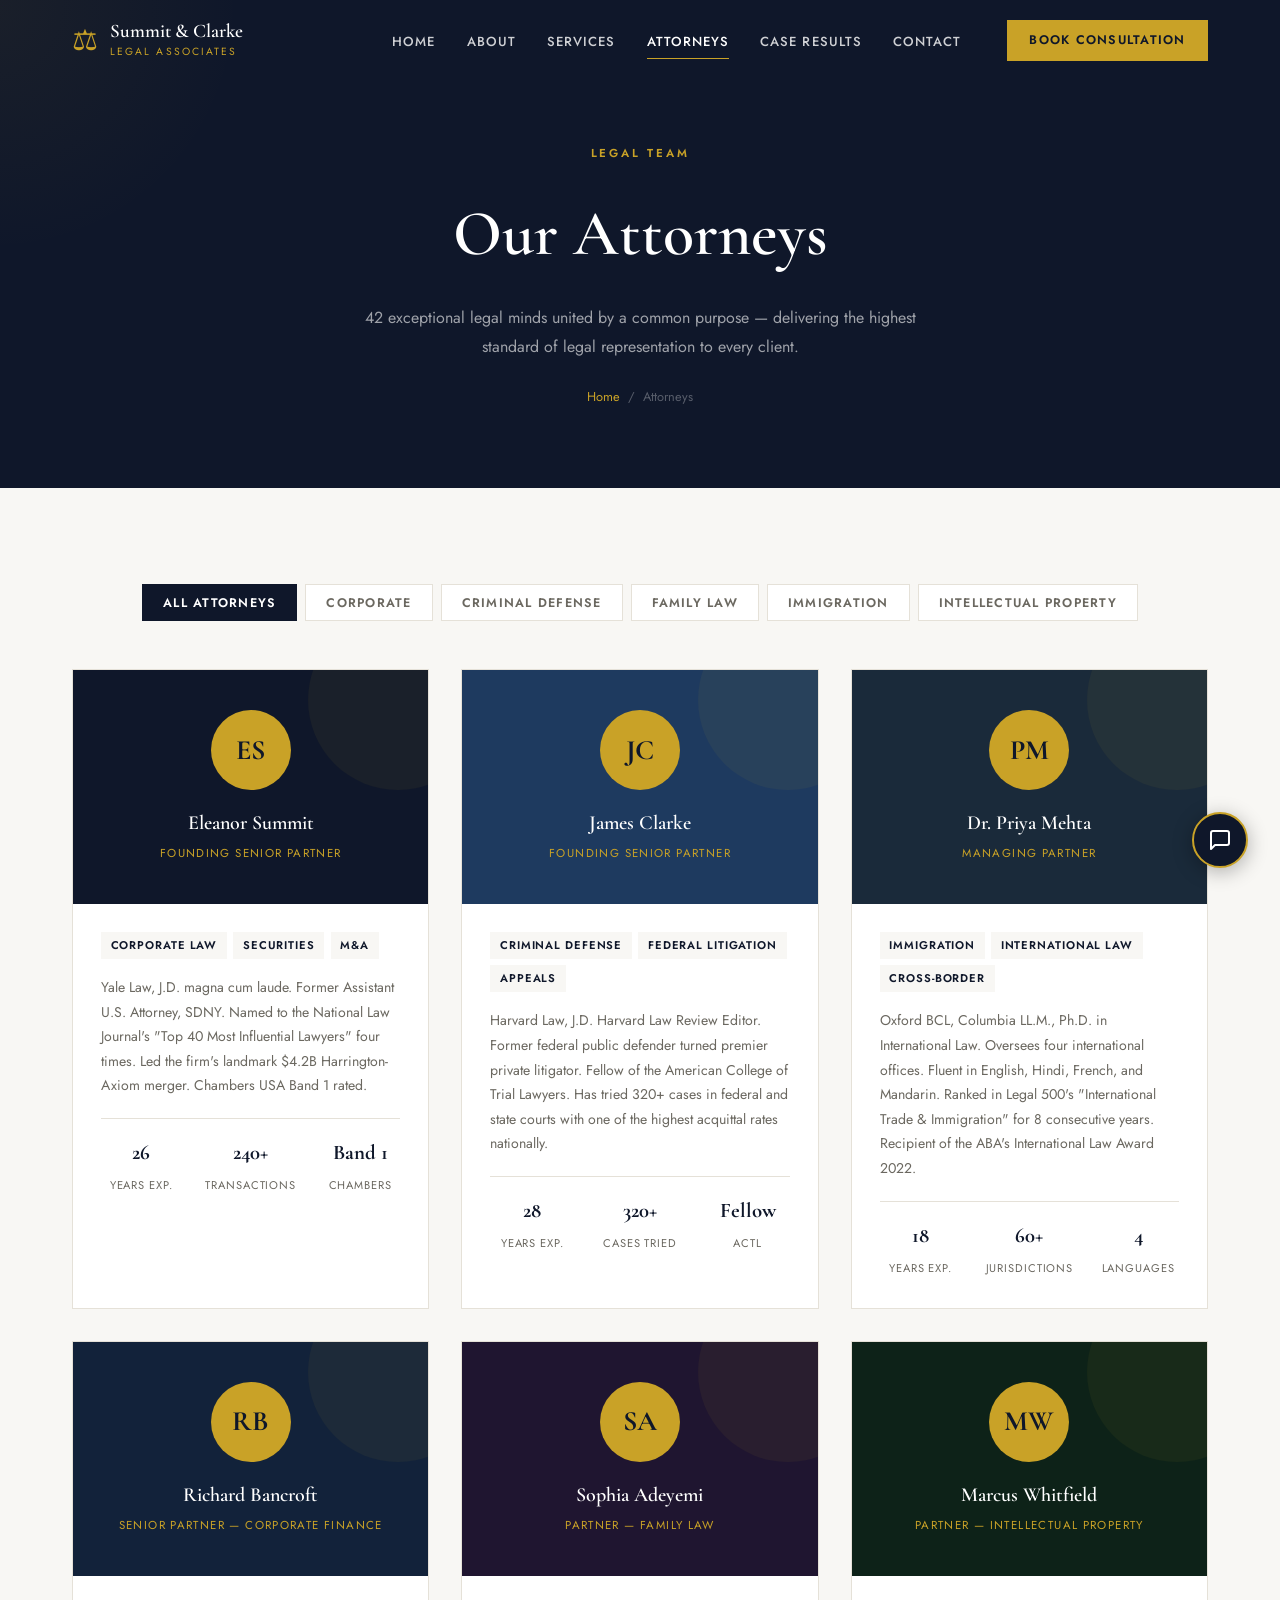
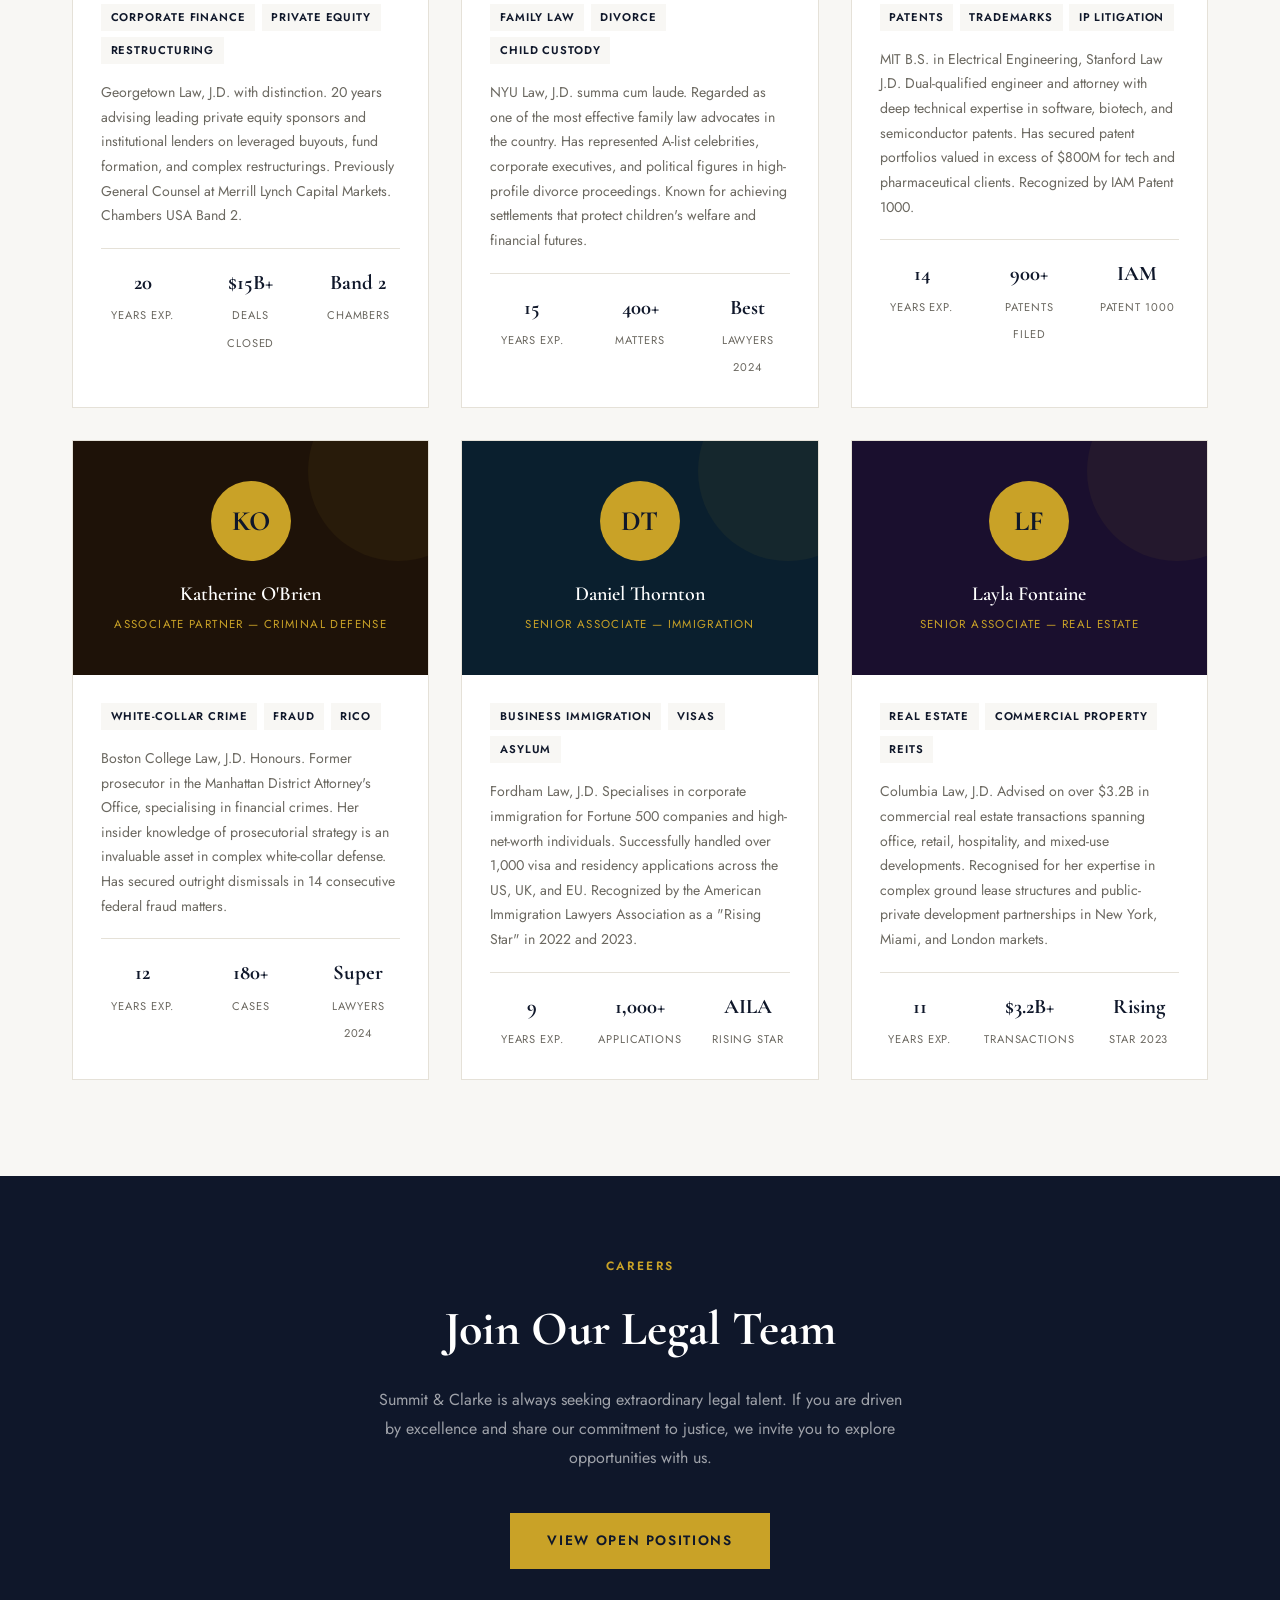
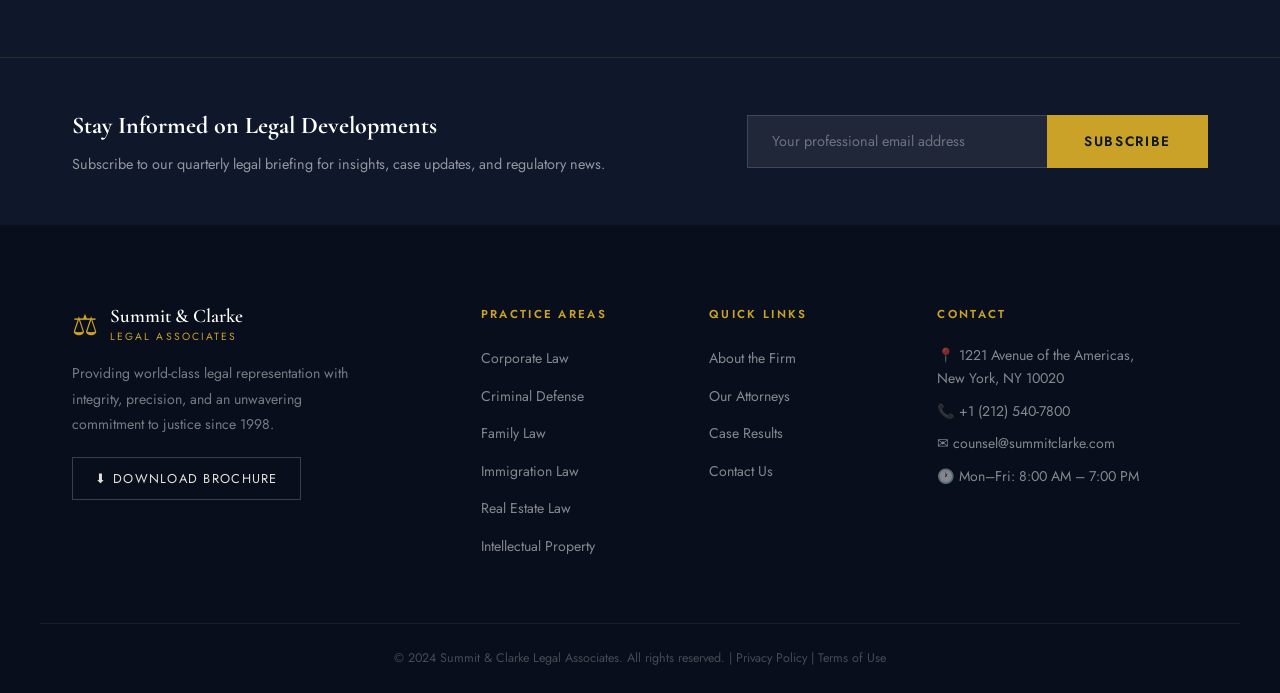
<file: attorneys.html>
<!DOCTYPE html>
<html lang="en">
<head>
  <meta charset="UTF-8" />
  <meta name="viewport" content="width=device-width, initial-scale=1.0" />
  <title>Our Attorneys | Summit & Clarke Legal Associates</title>
  <meta name="description" content="Meet the exceptional legal team at Summit & Clarke Legal Associates — senior partners, associates, and specialists across all practice areas." />
  <link rel="preconnect" href="https://fonts.googleapis.com">
  <link rel="preconnect" href="https://fonts.gstatic.com" crossorigin>
  <link href="https://fonts.googleapis.com/css2?family=Cormorant+Garamond:ital,wght@0,300;0,400;0,500;0,600;0,700;1,400;1,600&family=Jost:wght@300;400;500;600&display=swap" rel="stylesheet">
  <link rel="stylesheet" href="style.css" />
  <style>
    .atty-grid { display: grid; grid-template-columns: repeat(3,1fr); gap: 2rem; }
    .atty-card { background: var(--white); border: 1px solid var(--gray-mid); overflow: hidden; transition: var(--transition); }
    .atty-card:hover { box-shadow: var(--shadow-lg); transform: translateY(-4px); }
    .atty-head { background: var(--navy); padding: 2.5rem 2rem; text-align: center; position: relative; overflow: hidden; }
    .atty-head::before { content: ''; position: absolute; top: -60px; right: -60px; width: 180px; height: 180px; border-radius: 50%; background: rgba(201,162,39,0.06); }
    .atty-initials { width: 80px; height: 80px; border-radius: 50%; background: var(--gold); color: var(--navy); display: flex; align-items: center; justify-content: center; font-family: var(--font-serif); font-size: 1.75rem; font-weight: 700; margin: 0 auto 1rem; position: relative; z-index: 1; }
    .atty-name { font-family: var(--font-serif); font-size: 1.25rem; color: var(--white); font-weight: 600; margin-bottom: 0.25rem; }
    .atty-title { font-size: 0.72rem; letter-spacing: 0.12em; text-transform: uppercase; color: var(--gold); }
    .atty-body { padding: 1.75rem; }
    .atty-spec { display: flex; flex-wrap: wrap; gap: 0.4rem; margin-bottom: 1rem; }
    .spec-tag { font-size: 0.7rem; font-weight: 600; letter-spacing: 0.08em; text-transform: uppercase; background: var(--offwhite); color: var(--navy); padding: 0.25rem 0.6rem; }
    .atty-bio { font-size: 0.88rem; color: var(--gray-text); line-height: 1.75; margin-bottom: 1.25rem; }
    .atty-meta { display: flex; gap: 1.5rem; border-top: 1px solid var(--gray-mid); padding-top: 1rem; }
    .atty-meta-item { text-align: center; flex: 1; }
    .atty-meta-item strong { display: block; font-family: var(--font-serif); font-size: 1.3rem; color: var(--navy); }
    .atty-meta-item span { font-size: 0.7rem; letter-spacing: 0.08em; text-transform: uppercase; color: var(--gray-text); }
    .filter-bar { display: flex; gap: 0.5rem; flex-wrap: wrap; justify-content: center; margin-bottom: 3rem; }
    .filter-btn { font-family: var(--font-sans); font-size: 0.78rem; font-weight: 600; letter-spacing: 0.1em; text-transform: uppercase; padding: 0.55rem 1.25rem; border: 1px solid var(--gray-mid); background: var(--white); color: var(--gray-text); cursor: pointer; transition: var(--transition); }
    .filter-btn:hover, .filter-btn.active { background: var(--navy); color: var(--white); border-color: var(--navy); }
    @media(max-width:768px){.atty-grid{grid-template-columns:1fr}}
    @media(max-width:1024px){.atty-grid{grid-template-columns:repeat(2,1fr)}}
  </style>
</head>
<body>

<div class="chat-bubble" onclick="toggleChat()"><svg width="24" height="24" viewBox="0 0 24 24" fill="none"><path d="M21 15a2 2 0 0 1-2 2H7l-4 4V5a2 2 0 0 1 2-2h14a2 2 0 0 1 2 2z" stroke="white" stroke-width="2" stroke-linecap="round" stroke-linejoin="round"/></svg></div>
<div class="chat-window" id="chatWindow"><div class="chat-header"><span>Live Support</span><button onclick="toggleChat()">✕</button></div><div class="chat-body"><div class="chat-msg bot">Hello! How can we assist you today?</div></div><div class="chat-input"><input type="text" placeholder="Type a message…" id="chatInput" onkeydown="sendChat(event)" /><button onclick="sendChat({key:'Enter'})">→</button></div></div>

<nav class="navbar" id="navbar">
  <div class="nav-container">
    <a href="index.html" class="logo"><span class="logo-icon">⚖</span><div><div class="logo-main">Summit & Clarke</div><div class="logo-sub">Legal Associates</div></div></a>
    <ul class="nav-links" id="navLinks">
      <li><a href="index.html">Home</a></li><li><a href="about.html">About</a></li><li><a href="services.html">Services</a></li><li><a href="attorneys.html" class="active">Attorneys</a></li><li><a href="cases.html">Case Results</a></li><li><a href="contact.html">Contact</a></li>
    </ul>
    <a href="contact.html" class="nav-cta">Book Consultation</a>
    <button class="hamburger" id="hamburger" onclick="toggleMenu()"><span></span><span></span><span></span></button>
  </div>
</nav>

<header class="page-header">
  <div class="page-header-label">Legal Team</div>
  <h1>Our Attorneys</h1>
  <p>42 exceptional legal minds united by a common purpose — delivering the highest standard of legal representation to every client.</p>
  <div class="breadcrumb"><a href="index.html">Home</a><span>/</span><span>Attorneys</span></div>
</header>

<section class="section" style="background:var(--offwhite)">
  <div class="container">
    <div class="filter-bar">
      <button class="filter-btn active" onclick="filterAttorneys('all', this)">All Attorneys</button>
      <button class="filter-btn" onclick="filterAttorneys('corporate', this)">Corporate</button>
      <button class="filter-btn" onclick="filterAttorneys('criminal', this)">Criminal Defense</button>
      <button class="filter-btn" onclick="filterAttorneys('family', this)">Family Law</button>
      <button class="filter-btn" onclick="filterAttorneys('immigration', this)">Immigration</button>
      <button class="filter-btn" onclick="filterAttorneys('ip', this)">Intellectual Property</button>
    </div>

    <div class="atty-grid" id="attyGrid">

      <div class="atty-card reveal" data-area="corporate">
        <div class="atty-head">
          <div class="atty-initials">ES</div>
          <div class="atty-name">Eleanor Summit</div>
          <div class="atty-title">Founding Senior Partner</div>
        </div>
        <div class="atty-body">
          <div class="atty-spec"><span class="spec-tag">Corporate Law</span><span class="spec-tag">Securities</span><span class="spec-tag">M&A</span></div>
          <p class="atty-bio">Yale Law, J.D. magna cum laude. Former Assistant U.S. Attorney, SDNY. Named to the National Law Journal's "Top 40 Most Influential Lawyers" four times. Led the firm's landmark $4.2B Harrington-Axiom merger. Chambers USA Band 1 rated.</p>
          <div class="atty-meta">
            <div class="atty-meta-item"><strong>26</strong><span>Years Exp.</span></div>
            <div class="atty-meta-item"><strong>240+</strong><span>Transactions</span></div>
            <div class="atty-meta-item"><strong>Band 1</strong><span>Chambers</span></div>
          </div>
        </div>
      </div>

      <div class="atty-card reveal" data-area="criminal">
        <div class="atty-head" style="background:var(--navy-light)">
          <div class="atty-initials">JC</div>
          <div class="atty-name">James Clarke</div>
          <div class="atty-title">Founding Senior Partner</div>
        </div>
        <div class="atty-body">
          <div class="atty-spec"><span class="spec-tag">Criminal Defense</span><span class="spec-tag">Federal Litigation</span><span class="spec-tag">Appeals</span></div>
          <p class="atty-bio">Harvard Law, J.D. Harvard Law Review Editor. Former federal public defender turned premier private litigator. Fellow of the American College of Trial Lawyers. Has tried 320+ cases in federal and state courts with one of the highest acquittal rates nationally.</p>
          <div class="atty-meta">
            <div class="atty-meta-item"><strong>28</strong><span>Years Exp.</span></div>
            <div class="atty-meta-item"><strong>320+</strong><span>Cases Tried</span></div>
            <div class="atty-meta-item"><strong>Fellow</strong><span>ACTL</span></div>
          </div>
        </div>
      </div>

      <div class="atty-card reveal" data-area="immigration">
        <div class="atty-head" style="background:#1a2a3a">
          <div class="atty-initials">PM</div>
          <div class="atty-name">Dr. Priya Mehta</div>
          <div class="atty-title">Managing Partner</div>
        </div>
        <div class="atty-body">
          <div class="atty-spec"><span class="spec-tag">Immigration</span><span class="spec-tag">International Law</span><span class="spec-tag">Cross-Border</span></div>
          <p class="atty-bio">Oxford BCL, Columbia LL.M., Ph.D. in International Law. Oversees four international offices. Fluent in English, Hindi, French, and Mandarin. Ranked in Legal 500's "International Trade & Immigration" for 8 consecutive years. Recipient of the ABA's International Law Award 2022.</p>
          <div class="atty-meta">
            <div class="atty-meta-item"><strong>18</strong><span>Years Exp.</span></div>
            <div class="atty-meta-item"><strong>60+</strong><span>Jurisdictions</span></div>
            <div class="atty-meta-item"><strong>4</strong><span>Languages</span></div>
          </div>
        </div>
      </div>

      <div class="atty-card reveal" data-area="corporate">
        <div class="atty-head" style="background:#12223a">
          <div class="atty-initials">RB</div>
          <div class="atty-name">Richard Bancroft</div>
          <div class="atty-title">Senior Partner — Corporate Finance</div>
        </div>
        <div class="atty-body">
          <div class="atty-spec"><span class="spec-tag">Corporate Finance</span><span class="spec-tag">Private Equity</span><span class="spec-tag">Restructuring</span></div>
          <p class="atty-bio">Georgetown Law, J.D. with distinction. 20 years advising leading private equity sponsors and institutional lenders on leveraged buyouts, fund formation, and complex restructurings. Previously General Counsel at Merrill Lynch Capital Markets. Chambers USA Band 2.</p>
          <div class="atty-meta">
            <div class="atty-meta-item"><strong>20</strong><span>Years Exp.</span></div>
            <div class="atty-meta-item"><strong>$15B+</strong><span>Deals Closed</span></div>
            <div class="atty-meta-item"><strong>Band 2</strong><span>Chambers</span></div>
          </div>
        </div>
      </div>

      <div class="atty-card reveal" data-area="family">
        <div class="atty-head" style="background:#1f1530">
          <div class="atty-initials">SA</div>
          <div class="atty-name">Sophia Adeyemi</div>
          <div class="atty-title">Partner — Family Law</div>
        </div>
        <div class="atty-body">
          <div class="atty-spec"><span class="spec-tag">Family Law</span><span class="spec-tag">Divorce</span><span class="spec-tag">Child Custody</span></div>
          <p class="atty-bio">NYU Law, J.D. summa cum laude. Regarded as one of the most effective family law advocates in the country. Has represented A-list celebrities, corporate executives, and political figures in high-profile divorce proceedings. Known for achieving settlements that protect children's welfare and financial futures.</p>
          <div class="atty-meta">
            <div class="atty-meta-item"><strong>15</strong><span>Years Exp.</span></div>
            <div class="atty-meta-item"><strong>400+</strong><span>Matters</span></div>
            <div class="atty-meta-item"><strong>Best</strong><span>Lawyers 2024</span></div>
          </div>
        </div>
      </div>

      <div class="atty-card reveal" data-area="ip">
        <div class="atty-head" style="background:#0d2218">
          <div class="atty-initials">MW</div>
          <div class="atty-name">Marcus Whitfield</div>
          <div class="atty-title">Partner — Intellectual Property</div>
        </div>
        <div class="atty-body">
          <div class="atty-spec"><span class="spec-tag">Patents</span><span class="spec-tag">Trademarks</span><span class="spec-tag">IP Litigation</span></div>
          <p class="atty-bio">MIT B.S. in Electrical Engineering, Stanford Law J.D. Dual-qualified engineer and attorney with deep technical expertise in software, biotech, and semiconductor patents. Has secured patent portfolios valued in excess of $800M for tech and pharmaceutical clients. Recognized by IAM Patent 1000.</p>
          <div class="atty-meta">
            <div class="atty-meta-item"><strong>14</strong><span>Years Exp.</span></div>
            <div class="atty-meta-item"><strong>900+</strong><span>Patents Filed</span></div>
            <div class="atty-meta-item"><strong>IAM</strong><span>Patent 1000</span></div>
          </div>
        </div>
      </div>

      <div class="atty-card reveal" data-area="criminal">
        <div class="atty-head" style="background:#1e1208">
          <div class="atty-initials">KO</div>
          <div class="atty-name">Katherine O'Brien</div>
          <div class="atty-title">Associate Partner — Criminal Defense</div>
        </div>
        <div class="atty-body">
          <div class="atty-spec"><span class="spec-tag">White-Collar Crime</span><span class="spec-tag">Fraud</span><span class="spec-tag">RICO</span></div>
          <p class="atty-bio">Boston College Law, J.D. Honours. Former prosecutor in the Manhattan District Attorney's Office, specialising in financial crimes. Her insider knowledge of prosecutorial strategy is an invaluable asset in complex white-collar defense. Has secured outright dismissals in 14 consecutive federal fraud matters.</p>
          <div class="atty-meta">
            <div class="atty-meta-item"><strong>12</strong><span>Years Exp.</span></div>
            <div class="atty-meta-item"><strong>180+</strong><span>Cases</span></div>
            <div class="atty-meta-item"><strong>Super</strong><span>Lawyers 2024</span></div>
          </div>
        </div>
      </div>

      <div class="atty-card reveal" data-area="immigration">
        <div class="atty-head" style="background:#0a1f2e">
          <div class="atty-initials">DT</div>
          <div class="atty-name">Daniel Thornton</div>
          <div class="atty-title">Senior Associate — Immigration</div>
        </div>
        <div class="atty-body">
          <div class="atty-spec"><span class="spec-tag">Business Immigration</span><span class="spec-tag">Visas</span><span class="spec-tag">Asylum</span></div>
          <p class="atty-bio">Fordham Law, J.D. Specialises in corporate immigration for Fortune 500 companies and high-net-worth individuals. Successfully handled over 1,000 visa and residency applications across the US, UK, and EU. Recognized by the American Immigration Lawyers Association as a "Rising Star" in 2022 and 2023.</p>
          <div class="atty-meta">
            <div class="atty-meta-item"><strong>9</strong><span>Years Exp.</span></div>
            <div class="atty-meta-item"><strong>1,000+</strong><span>Applications</span></div>
            <div class="atty-meta-item"><strong>AILA</strong><span>Rising Star</span></div>
          </div>
        </div>
      </div>

      <div class="atty-card reveal" data-area="corporate">
        <div class="atty-head" style="background:#1a0f2e">
          <div class="atty-initials">LF</div>
          <div class="atty-name">Layla Fontaine</div>
          <div class="atty-title">Senior Associate — Real Estate</div>
        </div>
        <div class="atty-body">
          <div class="atty-spec"><span class="spec-tag">Real Estate</span><span class="spec-tag">Commercial Property</span><span class="spec-tag">REITs</span></div>
          <p class="atty-bio">Columbia Law, J.D. Advised on over $3.2B in commercial real estate transactions spanning office, retail, hospitality, and mixed-use developments. Recognised for her expertise in complex ground lease structures and public-private development partnerships in New York, Miami, and London markets.</p>
          <div class="atty-meta">
            <div class="atty-meta-item"><strong>11</strong><span>Years Exp.</span></div>
            <div class="atty-meta-item"><strong>$3.2B+</strong><span>Transactions</span></div>
            <div class="atty-meta-item"><strong>Rising</strong><span>Star 2023</span></div>
          </div>
        </div>
      </div>

    </div>
  </div>
</section>

<!-- JOIN US -->
<section style="background:var(--navy);padding:5rem 0;text-align:center">
  <div class="container">
    <div class="section-label" style="text-align:center">Careers</div>
    <h2 style="font-family:var(--font-serif);font-size:clamp(2rem,4vw,3rem);color:var(--white);margin-bottom:1rem">Join Our Legal Team</h2>
    <p style="color:rgba(255,255,255,0.6);max-width:540px;margin:0 auto 2.5rem;line-height:1.8">Summit & Clarke is always seeking extraordinary legal talent. If you are driven by excellence and share our commitment to justice, we invite you to explore opportunities with us.</p>
    <a href="contact.html" class="btn-gold">View Open Positions</a>
  </div>
</section>

<section class="newsletter-section">
  <div class="container newsletter-inner">
    <div><h3>Stay Informed on Legal Developments</h3><p>Subscribe to our quarterly legal briefing for insights, case updates, and regulatory news.</p></div>
    <form class="newsletter-form" onsubmit="submitNewsletter(event)"><input type="email" placeholder="Your professional email address" required /><button type="submit" class="btn-gold">Subscribe</button></form>
  </div>
</section>

<footer class="footer">
  <div class="container footer-grid">
    <div class="footer-brand"><div class="logo" style="margin-bottom:1rem"><span class="logo-icon">⚖</span><div><div class="logo-main">Summit & Clarke</div><div class="logo-sub">Legal Associates</div></div></div><p>Providing world-class legal representation with integrity, precision, and an unwavering commitment to justice since 1998.</p><a href="#" class="btn-outline-sm">⬇ Download Brochure</a></div>
    <div class="footer-col"><h4>Practice Areas</h4><ul><li><a href="services.html">Corporate Law</a></li><li><a href="services.html">Criminal Defense</a></li><li><a href="services.html">Family Law</a></li><li><a href="services.html">Immigration Law</a></li><li><a href="services.html">Real Estate Law</a></li><li><a href="services.html">Intellectual Property</a></li></ul></div>
    <div class="footer-col"><h4>Quick Links</h4><ul><li><a href="about.html">About the Firm</a></li><li><a href="attorneys.html">Our Attorneys</a></li><li><a href="cases.html">Case Results</a></li><li><a href="contact.html">Contact Us</a></li></ul></div>
    <div class="footer-col"><h4>Contact</h4><ul class="footer-contact"><li>📍 1221 Avenue of the Americas,<br/>New York, NY 10020</li><li>📞 +1 (212) 540-7800</li><li>✉ counsel@summitclarke.com</li><li>🕐 Mon–Fri: 8:00 AM – 7:00 PM</li></ul></div>
  </div>
  <div class="footer-bottom"><p>© 2024 Summit & Clarke Legal Associates. All rights reserved. | <a href="#">Privacy Policy</a> | <a href="#">Terms of Use</a></p></div>
</footer>

<script src="main.js"></script>
<script>
function filterAttorneys(area, btn) {
  document.querySelectorAll('.filter-btn').forEach(b => b.classList.remove('active'));
  btn.classList.add('active');
  document.querySelectorAll('.atty-card').forEach(card => {
    if (area === 'all' || card.dataset.area === area) {
      card.style.display = '';
    } else {
      card.style.display = 'none';
    }
  });
}
</script>
</body>
</html>
</file>
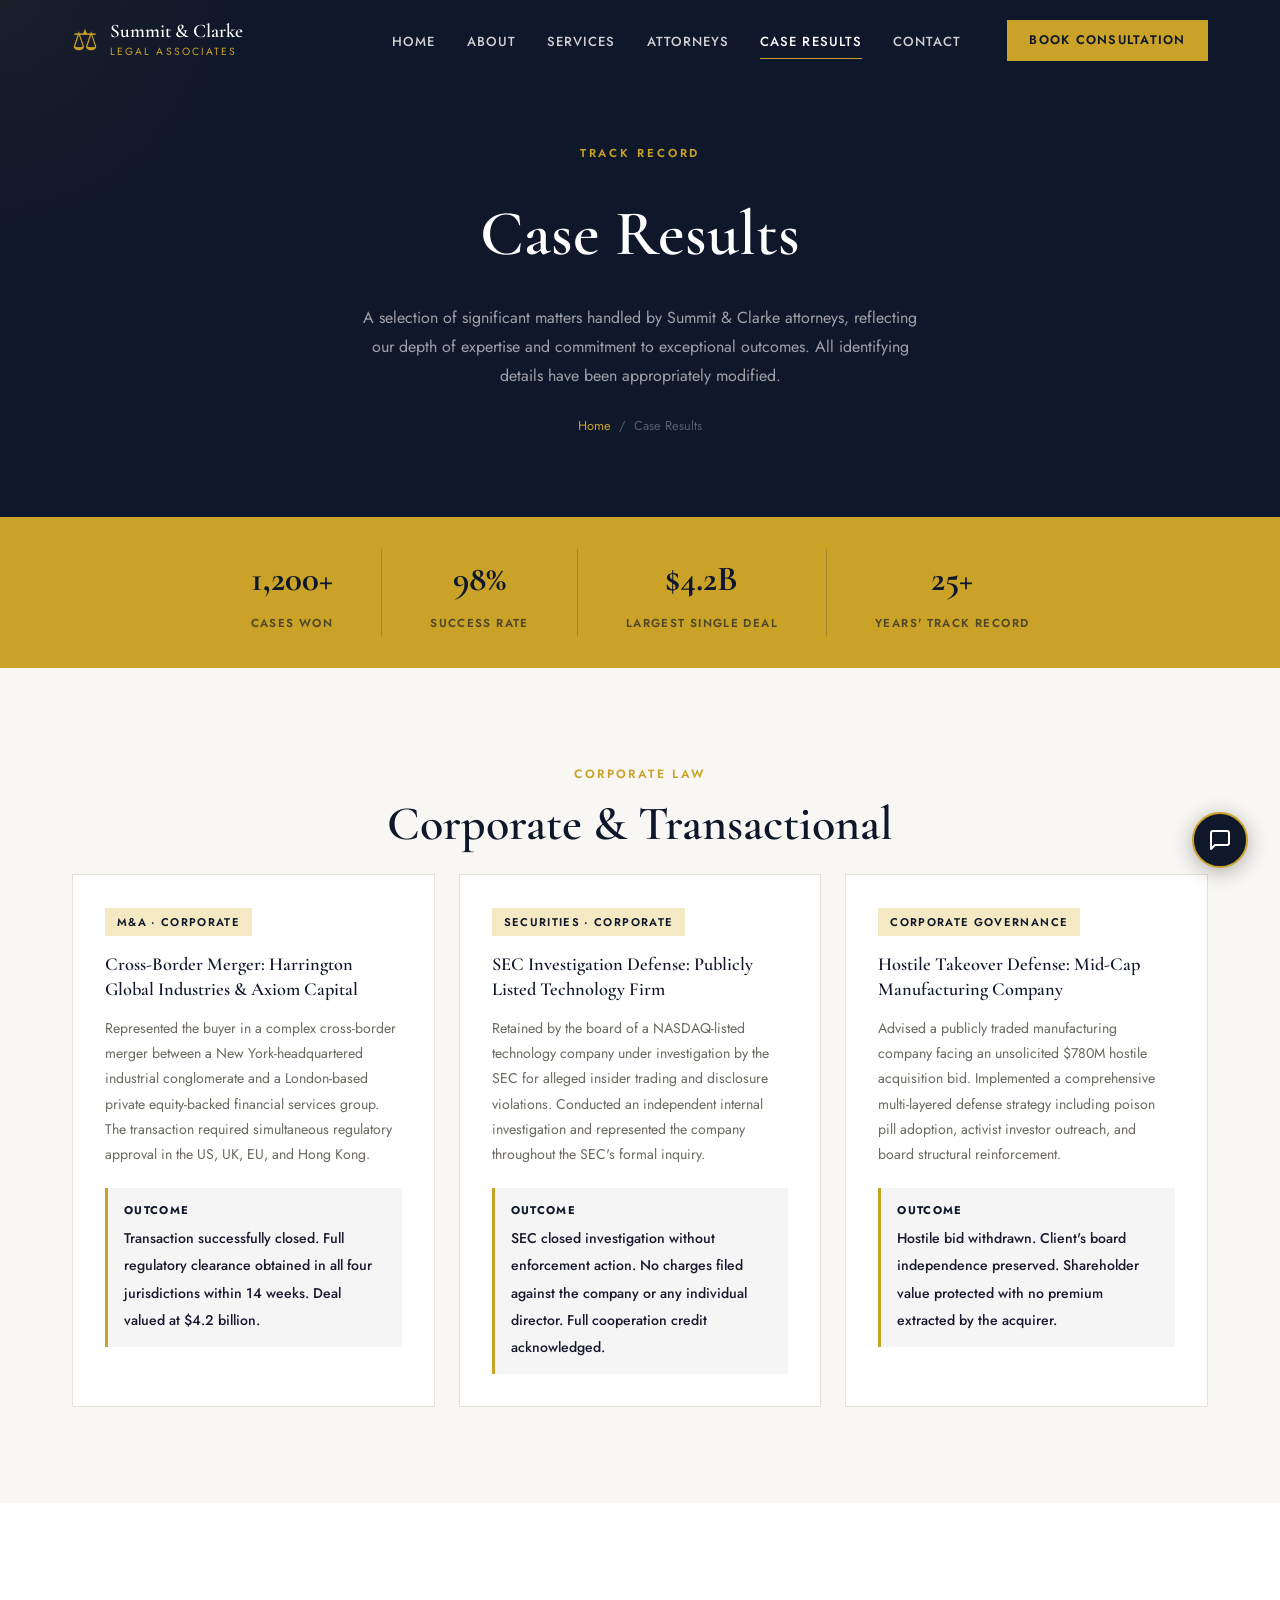
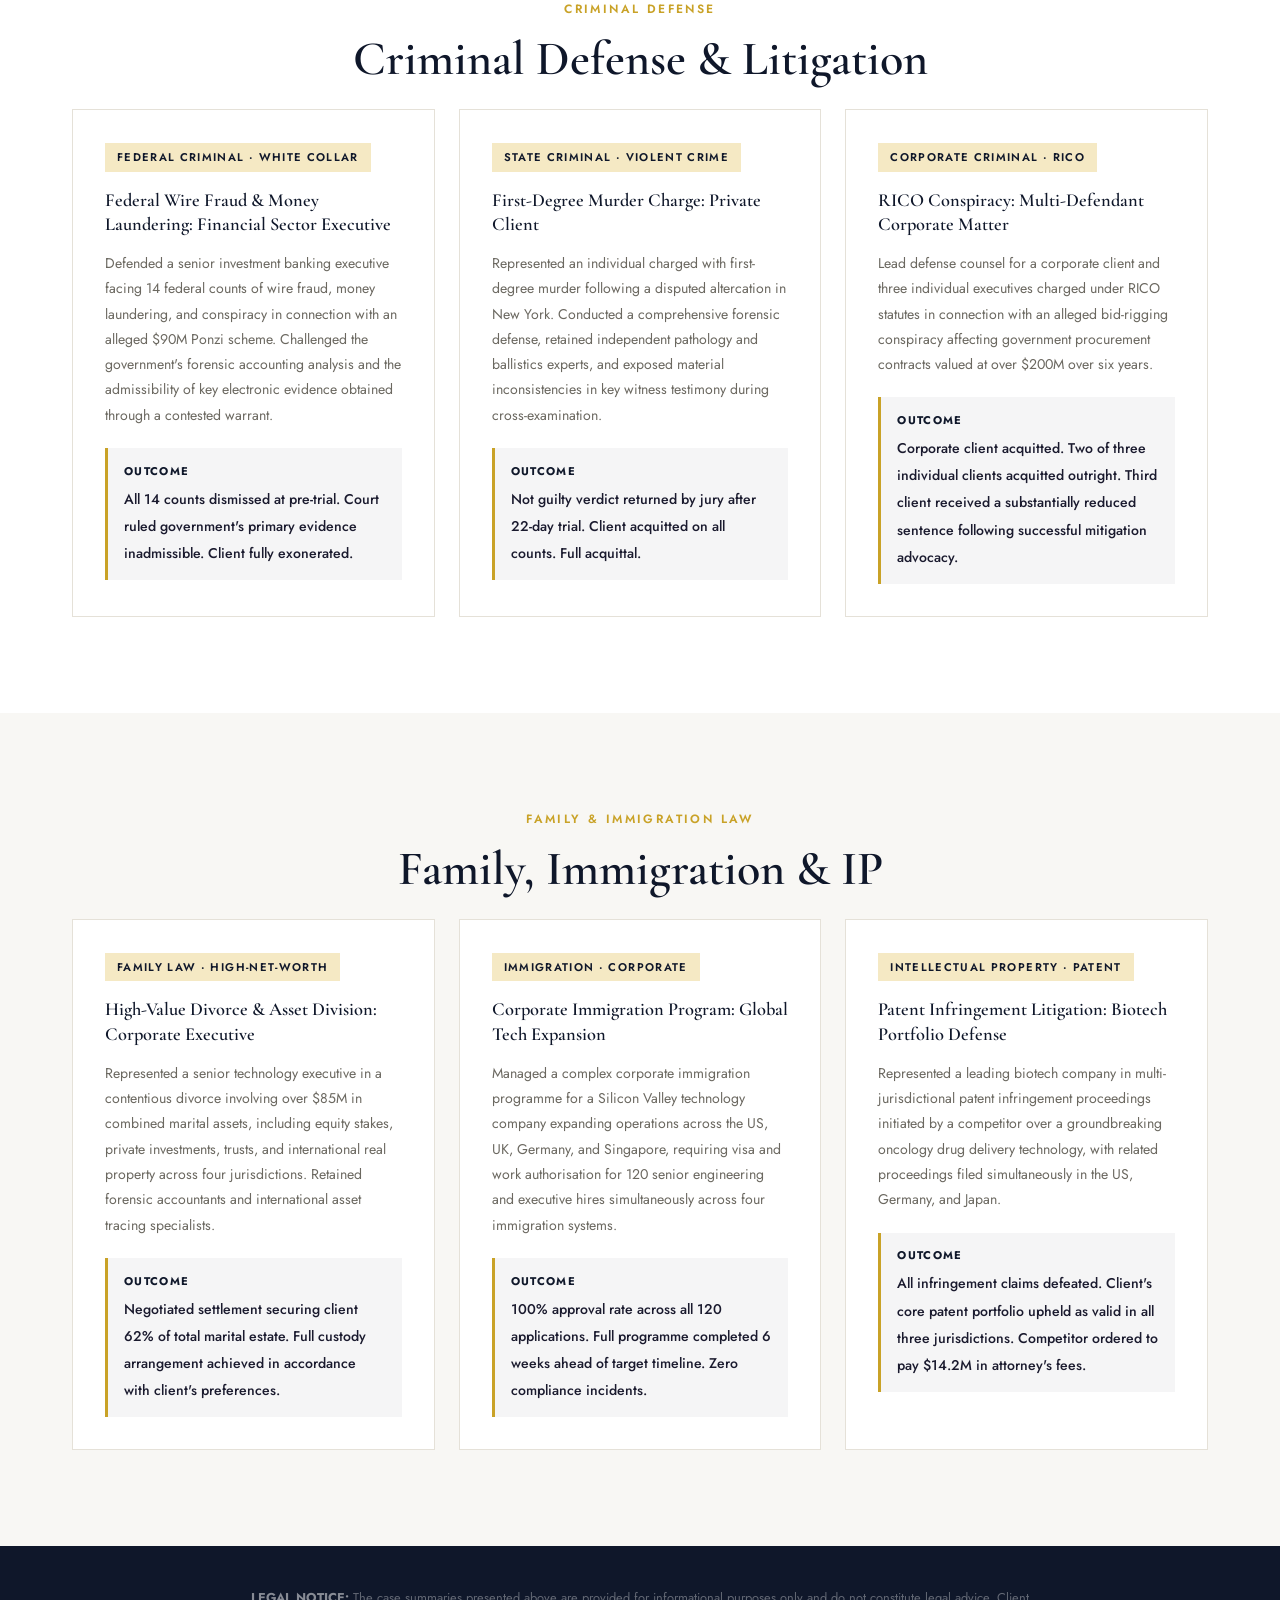
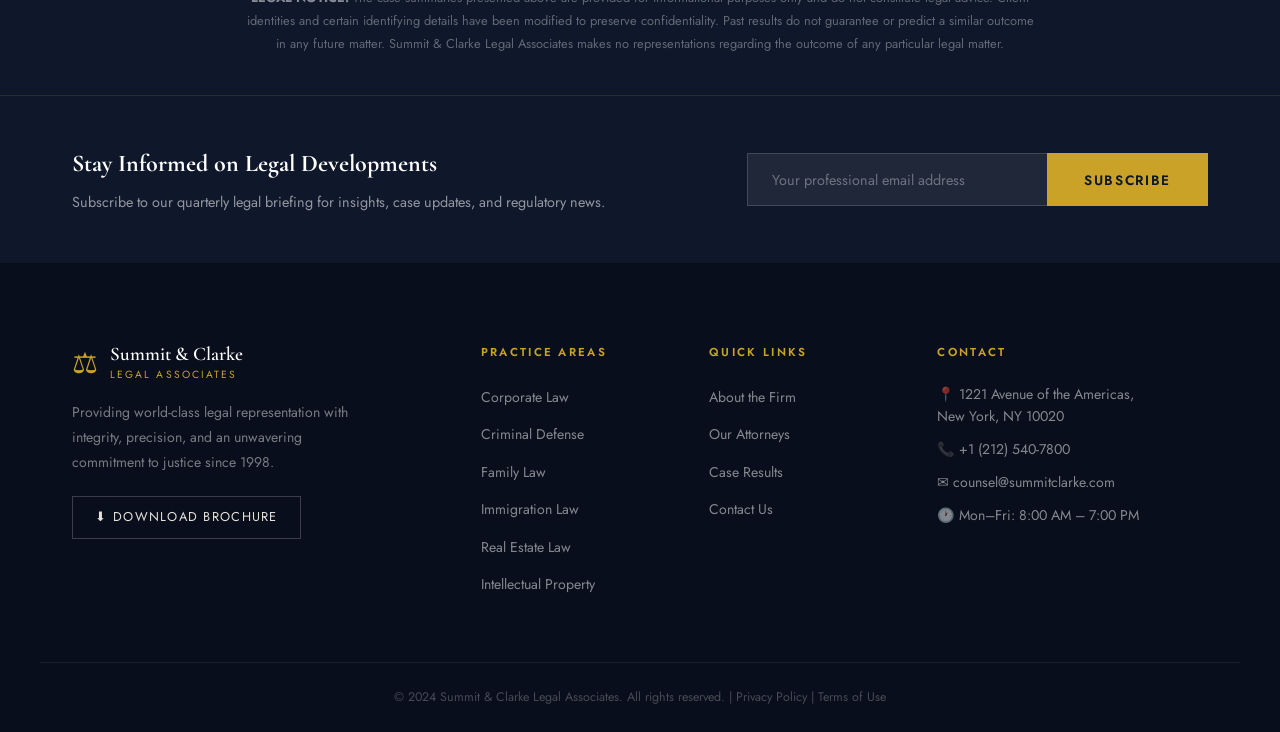
<file: cases.html>
<!DOCTYPE html>
<html lang="en">
<head>
  <meta charset="UTF-8" />
  <meta name="viewport" content="width=device-width, initial-scale=1.0" />
  <title>Case Results | Summit & Clarke Legal Associates</title>
  <meta name="description" content="Summit & Clarke Legal Associates — a track record of landmark victories across corporate law, criminal defense, family law, immigration, and intellectual property." />
  <link rel="preconnect" href="https://fonts.googleapis.com">
  <link rel="preconnect" href="https://fonts.gstatic.com" crossorigin>
  <link href="https://fonts.googleapis.com/css2?family=Cormorant+Garamond:ital,wght@0,300;0,400;0,500;0,600;0,700;1,400;1,600&family=Jost:wght@300;400;500;600&display=swap" rel="stylesheet">
  <link rel="stylesheet" href="style.css" />
</head>
<body>

<div class="chat-bubble" onclick="toggleChat()"><svg width="24" height="24" viewBox="0 0 24 24" fill="none"><path d="M21 15a2 2 0 0 1-2 2H7l-4 4V5a2 2 0 0 1 2-2h14a2 2 0 0 1 2 2z" stroke="white" stroke-width="2" stroke-linecap="round" stroke-linejoin="round"/></svg></div>
<div class="chat-window" id="chatWindow"><div class="chat-header"><span>Live Support</span><button onclick="toggleChat()">✕</button></div><div class="chat-body"><div class="chat-msg bot">Hello! How can we assist you today?</div></div><div class="chat-input"><input type="text" placeholder="Type a message…" id="chatInput" onkeydown="sendChat(event)" /><button onclick="sendChat({key:'Enter'})">→</button></div></div>

<nav class="navbar" id="navbar">
  <div class="nav-container">
    <a href="index.html" class="logo"><span class="logo-icon">⚖</span><div><div class="logo-main">Summit & Clarke</div><div class="logo-sub">Legal Associates</div></div></a>
    <ul class="nav-links" id="navLinks">
      <li><a href="index.html">Home</a></li><li><a href="about.html">About</a></li><li><a href="services.html">Services</a></li><li><a href="attorneys.html">Attorneys</a></li><li><a href="cases.html" class="active">Case Results</a></li><li><a href="contact.html">Contact</a></li>
    </ul>
    <a href="contact.html" class="nav-cta">Book Consultation</a>
    <button class="hamburger" id="hamburger" onclick="toggleMenu()"><span></span><span></span><span></span></button>
  </div>
</nav>

<header class="page-header">
  <div class="page-header-label">Track Record</div>
  <h1>Case Results</h1>
  <p>A selection of significant matters handled by Summit & Clarke attorneys, reflecting our depth of expertise and commitment to exceptional outcomes. All identifying details have been appropriately modified.</p>
  <div class="breadcrumb"><a href="index.html">Home</a><span>/</span><span>Case Results</span></div>
</header>

<!-- STATS BAR -->
<div style="background:var(--gold);padding:2rem 0">
  <div class="container" style="display:flex;justify-content:center;gap:0;flex-wrap:wrap">
    <div style="text-align:center;padding:0 3rem;border-right:1px solid rgba(15,23,42,0.2)"><span style="display:block;font-family:var(--font-serif);font-size:2.2rem;font-weight:700;color:var(--navy)">1,200+</span><span style="font-size:0.72rem;font-weight:600;letter-spacing:0.12em;text-transform:uppercase;color:rgba(15,23,42,0.65)">Cases Won</span></div>
    <div style="text-align:center;padding:0 3rem;border-right:1px solid rgba(15,23,42,0.2)"><span style="display:block;font-family:var(--font-serif);font-size:2.2rem;font-weight:700;color:var(--navy)">98%</span><span style="font-size:0.72rem;font-weight:600;letter-spacing:0.12em;text-transform:uppercase;color:rgba(15,23,42,0.65)">Success Rate</span></div>
    <div style="text-align:center;padding:0 3rem;border-right:1px solid rgba(15,23,42,0.2)"><span style="display:block;font-family:var(--font-serif);font-size:2.2rem;font-weight:700;color:var(--navy)">$4.2B</span><span style="font-size:0.72rem;font-weight:600;letter-spacing:0.12em;text-transform:uppercase;color:rgba(15,23,42,0.65)">Largest Single Deal</span></div>
    <div style="text-align:center;padding:0 3rem"><span style="display:block;font-family:var(--font-serif);font-size:2.2rem;font-weight:700;color:var(--navy)">25+</span><span style="font-size:0.72rem;font-weight:600;letter-spacing:0.12em;text-transform:uppercase;color:rgba(15,23,42,0.65)">Years' Track Record</span></div>
  </div>
</div>

<!-- CASES -->
<section class="section" style="background:var(--offwhite)">
  <div class="container">
    <div class="section-label" style="text-align:center">Corporate Law</div>
    <h2 class="section-title">Corporate & Transactional</h2>
    <div class="cases-grid">

      <div class="case-card reveal">
        <span class="case-tag">M&A · Corporate</span>
        <h3>Cross-Border Merger: Harrington Global Industries & Axiom Capital</h3>
        <p>Represented the buyer in a complex cross-border merger between a New York-headquartered industrial conglomerate and a London-based private equity-backed financial services group. The transaction required simultaneous regulatory approval in the US, UK, EU, and Hong Kong.</p>
        <div class="case-outcome"><strong>Outcome</strong><span>Transaction successfully closed. Full regulatory clearance obtained in all four jurisdictions within 14 weeks. Deal valued at $4.2 billion.</span></div>
      </div>

      <div class="case-card reveal">
        <span class="case-tag">Securities · Corporate</span>
        <h3>SEC Investigation Defense: Publicly Listed Technology Firm</h3>
        <p>Retained by the board of a NASDAQ-listed technology company under investigation by the SEC for alleged insider trading and disclosure violations. Conducted an independent internal investigation and represented the company throughout the SEC's formal inquiry.</p>
        <div class="case-outcome"><strong>Outcome</strong><span>SEC closed investigation without enforcement action. No charges filed against the company or any individual director. Full cooperation credit acknowledged.</span></div>
      </div>

      <div class="case-card reveal">
        <span class="case-tag">Corporate Governance</span>
        <h3>Hostile Takeover Defense: Mid-Cap Manufacturing Company</h3>
        <p>Advised a publicly traded manufacturing company facing an unsolicited $780M hostile acquisition bid. Implemented a comprehensive multi-layered defense strategy including poison pill adoption, activist investor outreach, and board structural reinforcement.</p>
        <div class="case-outcome"><strong>Outcome</strong><span>Hostile bid withdrawn. Client's board independence preserved. Shareholder value protected with no premium extracted by the acquirer.</span></div>
      </div>
    </div>
  </div>
</section>

<section class="section" style="background:var(--white)">
  <div class="container">
    <div class="section-label" style="text-align:center">Criminal Defense</div>
    <h2 class="section-title">Criminal Defense & Litigation</h2>
    <div class="cases-grid">

      <div class="case-card reveal">
        <span class="case-tag">Federal Criminal · White Collar</span>
        <h3>Federal Wire Fraud & Money Laundering: Financial Sector Executive</h3>
        <p>Defended a senior investment banking executive facing 14 federal counts of wire fraud, money laundering, and conspiracy in connection with an alleged $90M Ponzi scheme. Challenged the government's forensic accounting analysis and the admissibility of key electronic evidence obtained through a contested warrant.</p>
        <div class="case-outcome"><strong>Outcome</strong><span>All 14 counts dismissed at pre-trial. Court ruled government's primary evidence inadmissible. Client fully exonerated.</span></div>
      </div>

      <div class="case-card reveal">
        <span class="case-tag">State Criminal · Violent Crime</span>
        <h3>First-Degree Murder Charge: Private Client</h3>
        <p>Represented an individual charged with first-degree murder following a disputed altercation in New York. Conducted a comprehensive forensic defense, retained independent pathology and ballistics experts, and exposed material inconsistencies in key witness testimony during cross-examination.</p>
        <div class="case-outcome"><strong>Outcome</strong><span>Not guilty verdict returned by jury after 22-day trial. Client acquitted on all counts. Full acquittal.</span></div>
      </div>

      <div class="case-card reveal">
        <span class="case-tag">Corporate Criminal · RICO</span>
        <h3>RICO Conspiracy: Multi-Defendant Corporate Matter</h3>
        <p>Lead defense counsel for a corporate client and three individual executives charged under RICO statutes in connection with an alleged bid-rigging conspiracy affecting government procurement contracts valued at over $200M over six years.</p>
        <div class="case-outcome"><strong>Outcome</strong><span>Corporate client acquitted. Two of three individual clients acquitted outright. Third client received a substantially reduced sentence following successful mitigation advocacy.</span></div>
      </div>
    </div>
  </div>
</section>

<section class="section" style="background:var(--offwhite)">
  <div class="container">
    <div class="section-label" style="text-align:center">Family & Immigration Law</div>
    <h2 class="section-title">Family, Immigration & IP</h2>
    <div class="cases-grid">

      <div class="case-card reveal">
        <span class="case-tag">Family Law · High-Net-Worth</span>
        <h3>High-Value Divorce & Asset Division: Corporate Executive</h3>
        <p>Represented a senior technology executive in a contentious divorce involving over $85M in combined marital assets, including equity stakes, private investments, trusts, and international real property across four jurisdictions. Retained forensic accountants and international asset tracing specialists.</p>
        <div class="case-outcome"><strong>Outcome</strong><span>Negotiated settlement securing client 62% of total marital estate. Full custody arrangement achieved in accordance with client's preferences.</span></div>
      </div>

      <div class="case-card reveal">
        <span class="case-tag">Immigration · Corporate</span>
        <h3>Corporate Immigration Program: Global Tech Expansion</h3>
        <p>Managed a complex corporate immigration programme for a Silicon Valley technology company expanding operations across the US, UK, Germany, and Singapore, requiring visa and work authorisation for 120 senior engineering and executive hires simultaneously across four immigration systems.</p>
        <div class="case-outcome"><strong>Outcome</strong><span>100% approval rate across all 120 applications. Full programme completed 6 weeks ahead of target timeline. Zero compliance incidents.</span></div>
      </div>

      <div class="case-card reveal">
        <span class="case-tag">Intellectual Property · Patent</span>
        <h3>Patent Infringement Litigation: Biotech Portfolio Defense</h3>
        <p>Represented a leading biotech company in multi-jurisdictional patent infringement proceedings initiated by a competitor over a groundbreaking oncology drug delivery technology, with related proceedings filed simultaneously in the US, Germany, and Japan.</p>
        <div class="case-outcome"><strong>Outcome</strong><span>All infringement claims defeated. Client's core patent portfolio upheld as valid in all three jurisdictions. Competitor ordered to pay $14.2M in attorney's fees.</span></div>
      </div>
    </div>
  </div>
</section>

<!-- DISCLAIMER -->
<div style="background:var(--navy);padding:2.5rem 0">
  <div class="container">
    <p style="font-size:0.8rem;color:rgba(255,255,255,0.35);text-align:center;max-width:800px;margin:0 auto;line-height:1.8">
      <strong style="color:rgba(255,255,255,0.5)">LEGAL NOTICE:</strong> The case summaries presented above are provided for informational purposes only and do not constitute legal advice. Client identities and certain identifying details have been modified to preserve confidentiality. Past results do not guarantee or predict a similar outcome in any future matter. Summit & Clarke Legal Associates makes no representations regarding the outcome of any particular legal matter.
    </p>
  </div>
</div>

<section class="newsletter-section">
  <div class="container newsletter-inner">
    <div><h3>Stay Informed on Legal Developments</h3><p>Subscribe to our quarterly legal briefing for insights, case updates, and regulatory news.</p></div>
    <form class="newsletter-form" onsubmit="submitNewsletter(event)"><input type="email" placeholder="Your professional email address" required /><button type="submit" class="btn-gold">Subscribe</button></form>
  </div>
</section>

<footer class="footer">
  <div class="container footer-grid">
    <div class="footer-brand"><div class="logo" style="margin-bottom:1rem"><span class="logo-icon">⚖</span><div><div class="logo-main">Summit & Clarke</div><div class="logo-sub">Legal Associates</div></div></div><p>Providing world-class legal representation with integrity, precision, and an unwavering commitment to justice since 1998.</p><a href="#" class="btn-outline-sm">⬇ Download Brochure</a></div>
    <div class="footer-col"><h4>Practice Areas</h4><ul><li><a href="services.html">Corporate Law</a></li><li><a href="services.html">Criminal Defense</a></li><li><a href="services.html">Family Law</a></li><li><a href="services.html">Immigration Law</a></li><li><a href="services.html">Real Estate Law</a></li><li><a href="services.html">Intellectual Property</a></li></ul></div>
    <div class="footer-col"><h4>Quick Links</h4><ul><li><a href="about.html">About the Firm</a></li><li><a href="attorneys.html">Our Attorneys</a></li><li><a href="cases.html">Case Results</a></li><li><a href="contact.html">Contact Us</a></li></ul></div>
    <div class="footer-col"><h4>Contact</h4><ul class="footer-contact"><li>📍 1221 Avenue of the Americas,<br/>New York, NY 10020</li><li>📞 +1 (212) 540-7800</li><li>✉ counsel@summitclarke.com</li><li>🕐 Mon–Fri: 8:00 AM – 7:00 PM</li></ul></div>
  </div>
  <div class="footer-bottom"><p>© 2024 Summit & Clarke Legal Associates. All rights reserved. | <a href="#">Privacy Policy</a> | <a href="#">Terms of Use</a></p></div>
</footer>

<script src="main.js"></script>
</body>
</html>
</file>
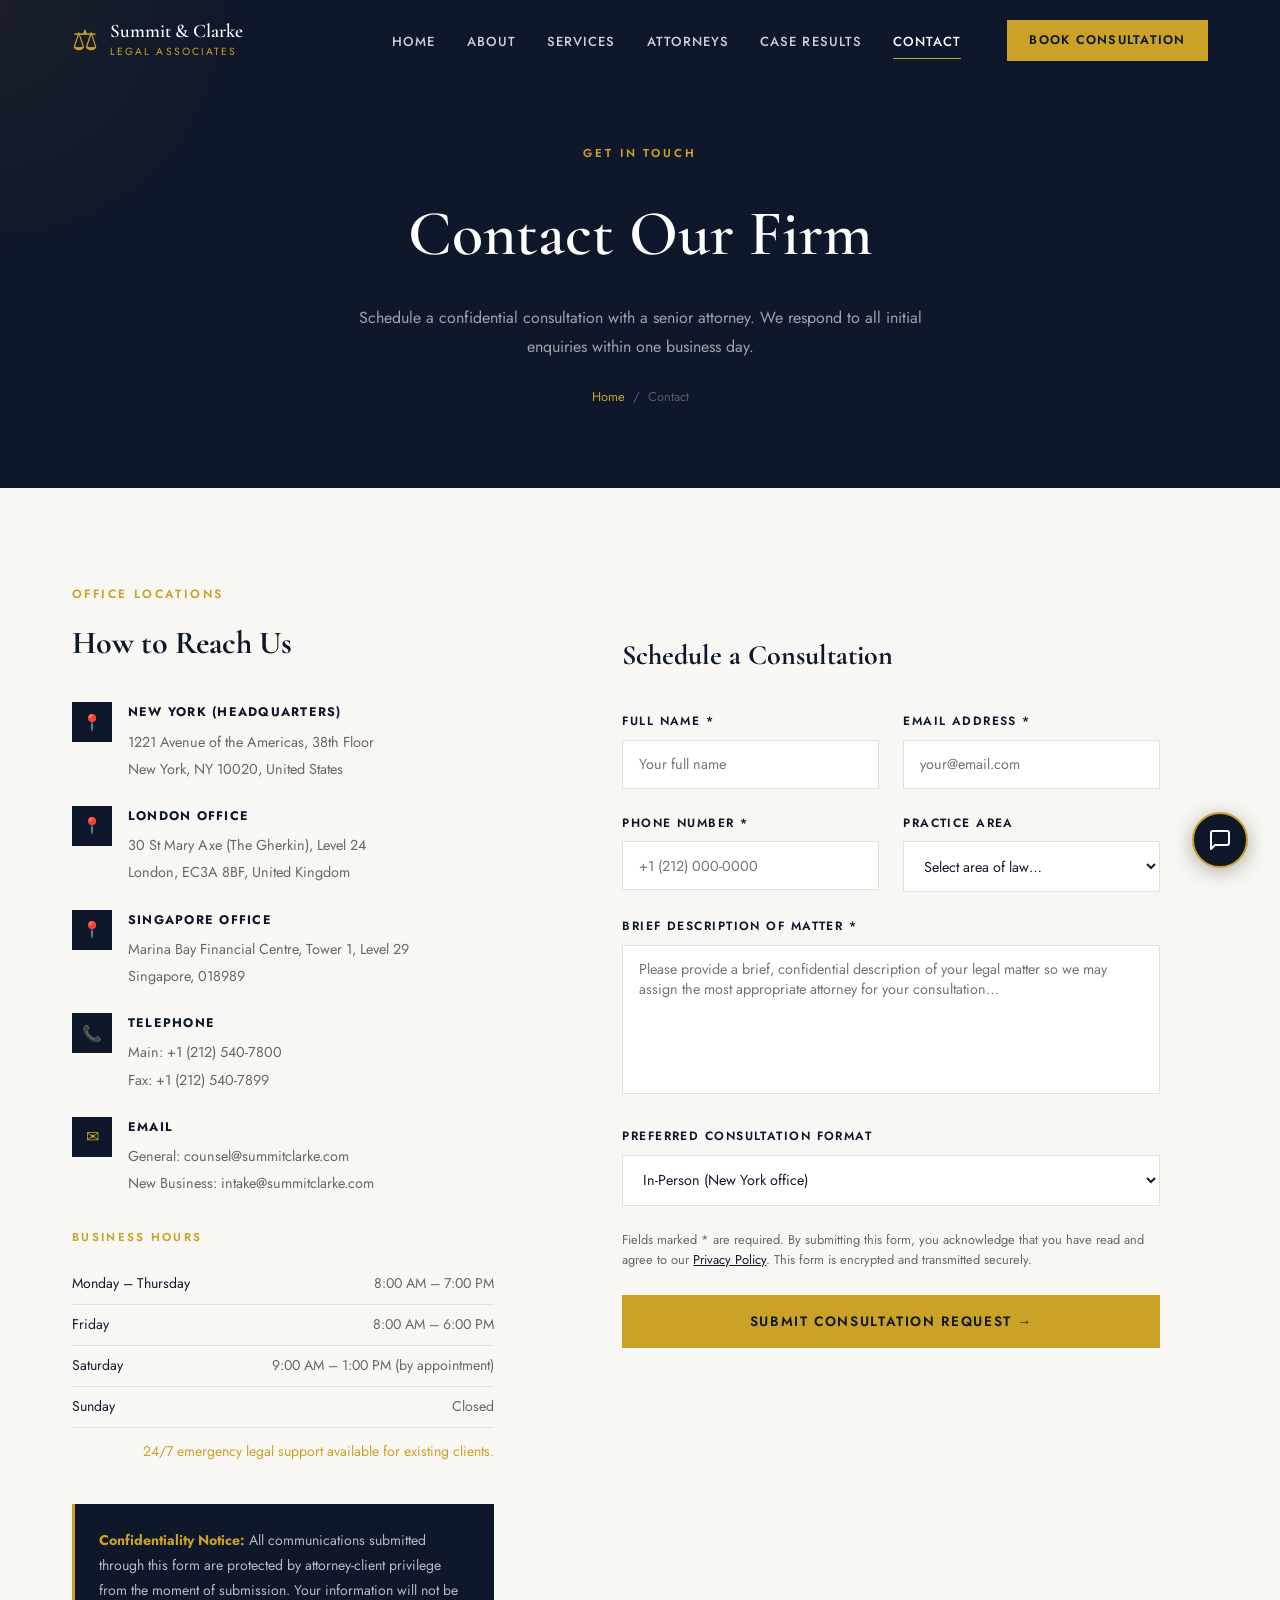
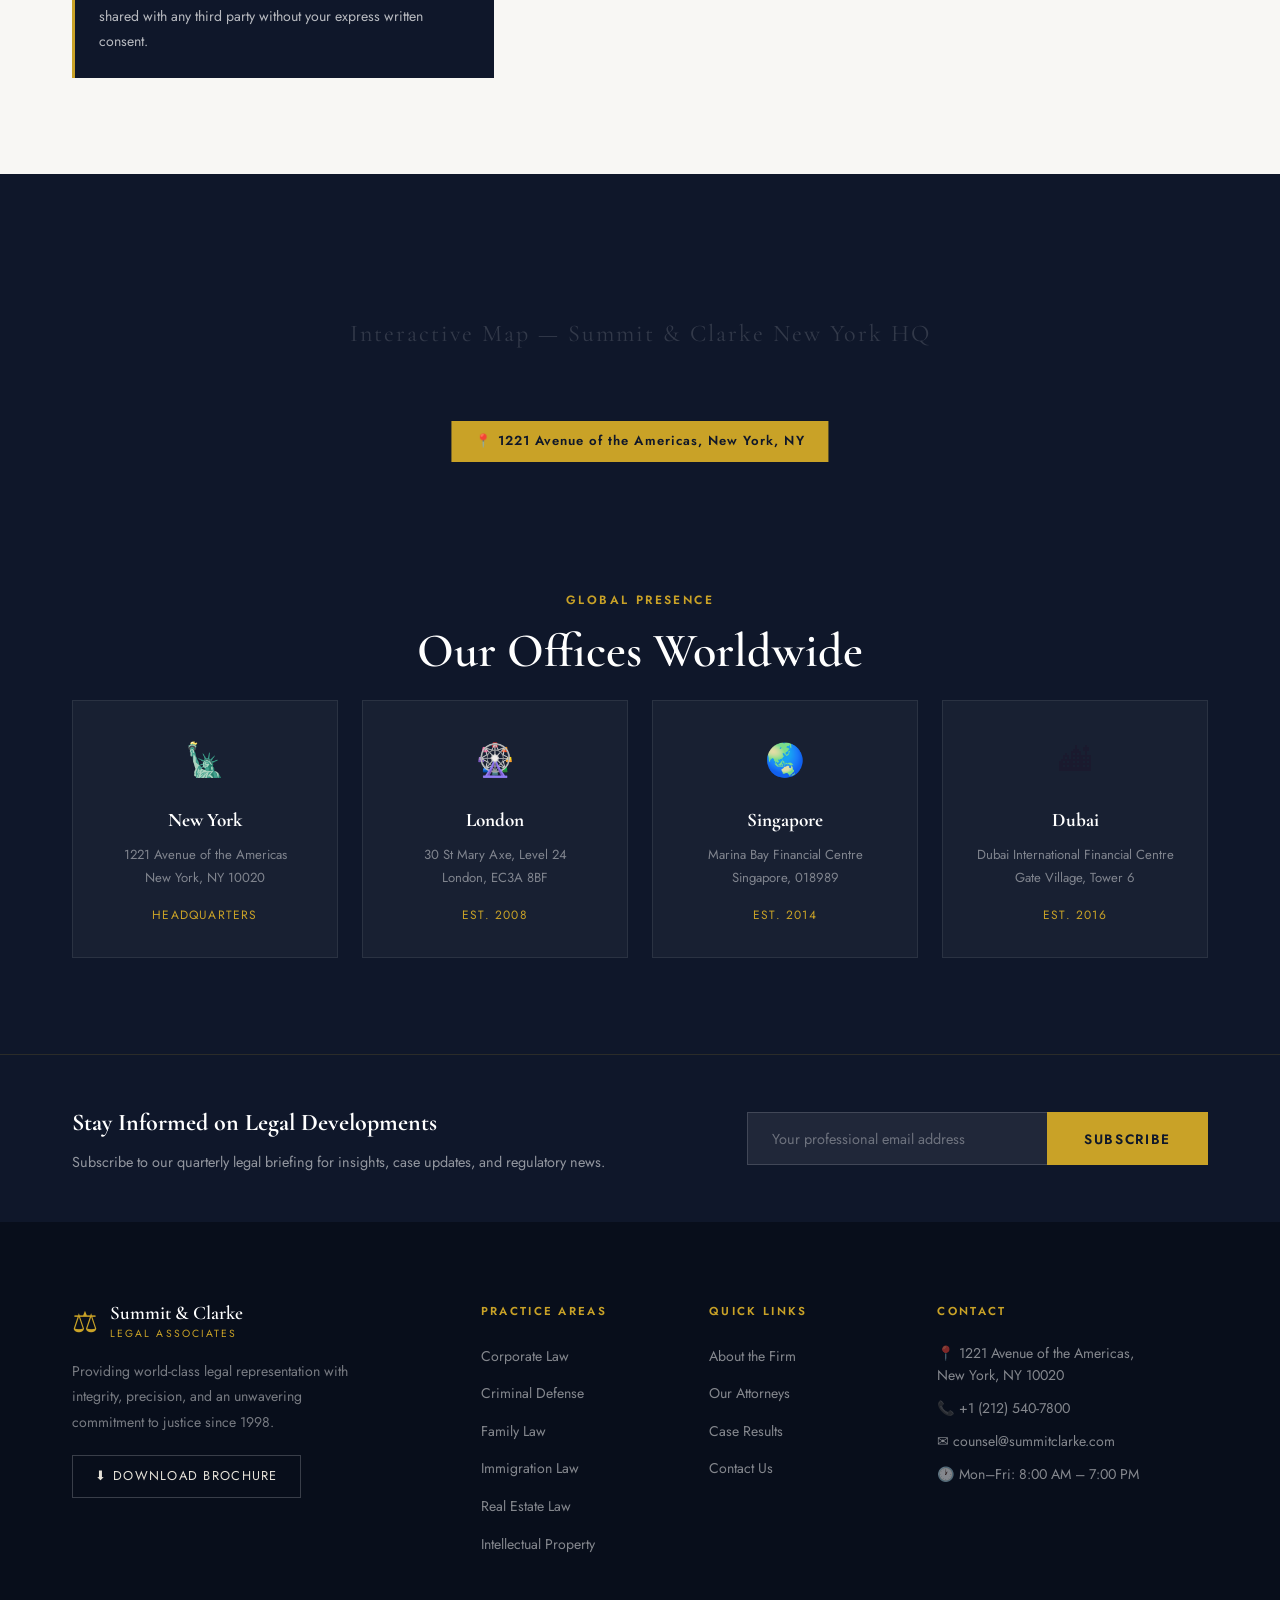
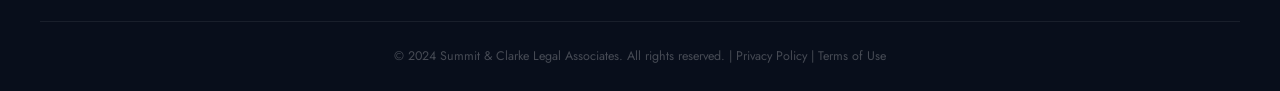
<file: contact.html>
<!DOCTYPE html>
<html lang="en">
<head>
  <meta charset="UTF-8" />
  <meta name="viewport" content="width=device-width, initial-scale=1.0" />
  <title>Contact Us | Summit & Clarke Legal Associates</title>
  <meta name="description" content="Contact Summit & Clarke Legal Associates to schedule a confidential consultation with a senior attorney. Available in New York, London, Singapore, and Dubai." />
  <link rel="preconnect" href="https://fonts.googleapis.com">
  <link rel="preconnect" href="https://fonts.gstatic.com" crossorigin>
  <link href="https://fonts.googleapis.com/css2?family=Cormorant+Garamond:ital,wght@0,300;0,400;0,500;0,600;0,700;1,400;1,600&family=Jost:wght@300;400;500;600&display=swap" rel="stylesheet">
  <link rel="stylesheet" href="style.css" />
</head>
<body>

<div class="chat-bubble" onclick="toggleChat()"><svg width="24" height="24" viewBox="0 0 24 24" fill="none"><path d="M21 15a2 2 0 0 1-2 2H7l-4 4V5a2 2 0 0 1 2-2h14a2 2 0 0 1 2 2z" stroke="white" stroke-width="2" stroke-linecap="round" stroke-linejoin="round"/></svg></div>
<div class="chat-window" id="chatWindow"><div class="chat-header"><span>Live Support</span><button onclick="toggleChat()">✕</button></div><div class="chat-body"><div class="chat-msg bot">Hello! How can we assist you today?</div></div><div class="chat-input"><input type="text" placeholder="Type a message…" id="chatInput" onkeydown="sendChat(event)" /><button onclick="sendChat({key:'Enter'})">→</button></div></div>

<nav class="navbar" id="navbar">
  <div class="nav-container">
    <a href="index.html" class="logo"><span class="logo-icon">⚖</span><div><div class="logo-main">Summit & Clarke</div><div class="logo-sub">Legal Associates</div></div></a>
    <ul class="nav-links" id="navLinks">
      <li><a href="index.html">Home</a></li><li><a href="about.html">About</a></li><li><a href="services.html">Services</a></li><li><a href="attorneys.html">Attorneys</a></li><li><a href="cases.html">Case Results</a></li><li><a href="contact.html" class="active">Contact</a></li>
    </ul>
    <a href="contact.html" class="nav-cta">Book Consultation</a>
    <button class="hamburger" id="hamburger" onclick="toggleMenu()"><span></span><span></span><span></span></button>
  </div>
</nav>

<header class="page-header">
  <div class="page-header-label">Get in Touch</div>
  <h1>Contact Our Firm</h1>
  <p>Schedule a confidential consultation with a senior attorney. We respond to all initial enquiries within one business day.</p>
  <div class="breadcrumb"><a href="index.html">Home</a><span>/</span><span>Contact</span></div>
</header>

<!-- CONTACT SECTION -->
<section class="section" style="background:var(--offwhite)">
  <div class="container">
    <div class="contact-grid">
      <!-- CONTACT INFO -->
      <div>
        <div class="section-label">Office Locations</div>
        <h3 style="font-family:var(--font-serif);font-size:2rem;color:var(--navy);margin-bottom:2rem">How to Reach Us</h3>

        <div class="contact-detail">
          <div class="contact-detail-icon">📍</div>
          <div class="contact-detail-text">
            <strong>New York (Headquarters)</strong>
            <span>1221 Avenue of the Americas, 38th Floor<br/>New York, NY 10020, United States</span>
          </div>
        </div>

        <div class="contact-detail">
          <div class="contact-detail-icon">📍</div>
          <div class="contact-detail-text">
            <strong>London Office</strong>
            <span>30 St Mary Axe (The Gherkin), Level 24<br/>London, EC3A 8BF, United Kingdom</span>
          </div>
        </div>

        <div class="contact-detail">
          <div class="contact-detail-icon">📍</div>
          <div class="contact-detail-text">
            <strong>Singapore Office</strong>
            <span>Marina Bay Financial Centre, Tower 1, Level 29<br/>Singapore, 018989</span>
          </div>
        </div>

        <div class="contact-detail">
          <div class="contact-detail-icon">📞</div>
          <div class="contact-detail-text">
            <strong>Telephone</strong>
            <span>Main: +1 (212) 540-7800<br/>Fax: +1 (212) 540-7899</span>
          </div>
        </div>

        <div class="contact-detail">
          <div class="contact-detail-icon">✉</div>
          <div class="contact-detail-text">
            <strong>Email</strong>
            <span>General: counsel@summitclarke.com<br/>New Business: intake@summitclarke.com</span>
          </div>
        </div>

        <h4 style="font-family:var(--font-sans);font-size:0.72rem;font-weight:600;letter-spacing:0.2em;text-transform:uppercase;color:var(--gold);margin:2rem 0 0.75rem">Business Hours</h4>
        <table class="hours-table">
          <tr><td>Monday – Thursday</td><td>8:00 AM – 7:00 PM</td></tr>
          <tr><td>Friday</td><td>8:00 AM – 6:00 PM</td></tr>
          <tr><td>Saturday</td><td>9:00 AM – 1:00 PM (by appointment)</td></tr>
          <tr><td>Sunday</td><td>Closed</td></tr>
          <tr><td style="border:none;padding-top:0.75rem;color:var(--gold)" colspan="2">24/7 emergency legal support available for existing clients.</td></tr>
        </table>

        <div style="margin-top:2rem;padding:1.5rem;background:var(--navy);border-left:3px solid var(--gold)">
          <p style="font-size:0.88rem;color:rgba(255,255,255,0.7);line-height:1.8"><strong style="color:var(--gold)">Confidentiality Notice:</strong> All communications submitted through this form are protected by attorney-client privilege from the moment of submission. Your information will not be shared with any third party without your express written consent.</p>
        </div>
      </div>

      <!-- CONTACT FORM -->
      <div class="contact-form-wrap">
        <h3>Schedule a Consultation</h3>
        <form id="contactForm" onsubmit="return validateContact(event)">
          <div class="form-row">
            <div class="form-group">
              <label for="contactName">Full Name *</label>
              <input type="text" id="contactName" placeholder="Your full name" />
              <div class="field-error" id="contactNameErr"></div>
            </div>
            <div class="form-group">
              <label for="contactEmail">Email Address *</label>
              <input type="email" id="contactEmail" placeholder="your@email.com" />
              <div class="field-error" id="contactEmailErr"></div>
            </div>
          </div>
          <div class="form-row">
            <div class="form-group">
              <label for="contactPhone">Phone Number *</label>
              <input type="tel" id="contactPhone" placeholder="+1 (212) 000-0000" />
              <div class="field-error" id="contactPhoneErr"></div>
            </div>
            <div class="form-group">
              <label for="contactPractice">Practice Area</label>
              <select id="contactPractice">
                <option value="">Select area of law…</option>
                <option>Corporate Law</option>
                <option>Criminal Defense</option>
                <option>Family Law</option>
                <option>Immigration Law</option>
                <option>Real Estate Law</option>
                <option>Intellectual Property</option>
                <option>Other</option>
              </select>
            </div>
          </div>
          <div class="form-group">
            <label for="contactMessage">Brief Description of Matter *</label>
            <textarea id="contactMessage" rows="6" placeholder="Please provide a brief, confidential description of your legal matter so we may assign the most appropriate attorney for your consultation…"></textarea>
            <div class="field-error" id="contactMessageErr"></div>
          </div>
          <div class="form-group">
            <label for="contactPreferred">Preferred Consultation Format</label>
            <select id="contactPreferred">
              <option>In-Person (New York office)</option>
              <option>Video Conference (Zoom / Teams)</option>
              <option>Telephone</option>
              <option>No Preference</option>
            </select>
          </div>
          <p class="form-note">Fields marked * are required. By submitting this form, you acknowledge that you have read and agree to our <a href="#" style="color:var(--navy);text-decoration:underline">Privacy Policy</a>. This form is encrypted and transmitted securely.</p>
          <button type="submit" class="btn-gold" style="width:100%;justify-content:center">Submit Consultation Request →</button>
        </form>
        <div class="form-success" id="formSuccess">
          <strong>Thank you for contacting Summit & Clarke Legal Associates.</strong><br/>
          Your enquiry has been received and assigned a reference number. A member of our intake team will contact you within one business day to confirm your consultation appointment. For urgent matters, please call +1 (212) 540-7800 directly.
        </div>
      </div>
    </div>
  </div>
</section>

<!-- MAP PLACEHOLDER -->
<div class="map-placeholder">
  <span style="font-family:var(--font-serif);color:rgba(255,255,255,0.15);font-size:1.5rem">Interactive Map — Summit & Clarke New York HQ</span>
</div>

<!-- GLOBAL OFFICES -->
<section class="section" style="background:var(--navy)">
  <div class="container">
    <div class="section-label" style="text-align:center">Global Presence</div>
    <h2 class="section-title" style="color:var(--white)">Our Offices Worldwide</h2>
    <div style="display:grid;grid-template-columns:repeat(4,1fr);gap:1.5rem" class="offices-grid">
      <div style="background:rgba(255,255,255,0.04);border:1px solid rgba(255,255,255,0.08);padding:2rem;text-align:center" class="reveal">
        <div style="font-size:2rem;margin-bottom:1rem">🗽</div>
        <h4 style="font-family:var(--font-serif);font-size:1.2rem;color:var(--white);margin-bottom:0.5rem">New York</h4>
        <p style="font-size:0.82rem;color:rgba(255,255,255,0.45);line-height:1.7">1221 Avenue of the Americas<br/>New York, NY 10020</p>
        <div style="margin-top:1rem;font-size:0.75rem;color:var(--gold);letter-spacing:0.1em;text-transform:uppercase">Headquarters</div>
      </div>
      <div style="background:rgba(255,255,255,0.04);border:1px solid rgba(255,255,255,0.08);padding:2rem;text-align:center" class="reveal">
        <div style="font-size:2rem;margin-bottom:1rem">🎡</div>
        <h4 style="font-family:var(--font-serif);font-size:1.2rem;color:var(--white);margin-bottom:0.5rem">London</h4>
        <p style="font-size:0.82rem;color:rgba(255,255,255,0.45);line-height:1.7">30 St Mary Axe, Level 24<br/>London, EC3A 8BF</p>
        <div style="margin-top:1rem;font-size:0.75rem;color:var(--gold);letter-spacing:0.1em;text-transform:uppercase">Est. 2008</div>
      </div>
      <div style="background:rgba(255,255,255,0.04);border:1px solid rgba(255,255,255,0.08);padding:2rem;text-align:center" class="reveal">
        <div style="font-size:2rem;margin-bottom:1rem">🌏</div>
        <h4 style="font-family:var(--font-serif);font-size:1.2rem;color:var(--white);margin-bottom:0.5rem">Singapore</h4>
        <p style="font-size:0.82rem;color:rgba(255,255,255,0.45);line-height:1.7">Marina Bay Financial Centre<br/>Singapore, 018989</p>
        <div style="margin-top:1rem;font-size:0.75rem;color:var(--gold);letter-spacing:0.1em;text-transform:uppercase">Est. 2014</div>
      </div>
      <div style="background:rgba(255,255,255,0.04);border:1px solid rgba(255,255,255,0.08);padding:2rem;text-align:center" class="reveal">
        <div style="font-size:2rem;margin-bottom:1rem">🏙</div>
        <h4 style="font-family:var(--font-serif);font-size:1.2rem;color:var(--white);margin-bottom:0.5rem">Dubai</h4>
        <p style="font-size:0.82rem;color:rgba(255,255,255,0.45);line-height:1.7">Dubai International Financial Centre<br/>Gate Village, Tower 6</p>
        <div style="margin-top:1rem;font-size:0.75rem;color:var(--gold);letter-spacing:0.1em;text-transform:uppercase">Est. 2016</div>
      </div>
    </div>
  </div>
</section>

<section class="newsletter-section">
  <div class="container newsletter-inner">
    <div><h3>Stay Informed on Legal Developments</h3><p>Subscribe to our quarterly legal briefing for insights, case updates, and regulatory news.</p></div>
    <form class="newsletter-form" onsubmit="submitNewsletter(event)"><input type="email" placeholder="Your professional email address" required /><button type="submit" class="btn-gold">Subscribe</button></form>
  </div>
</section>

<footer class="footer">
  <div class="container footer-grid">
    <div class="footer-brand"><div class="logo" style="margin-bottom:1rem"><span class="logo-icon">⚖</span><div><div class="logo-main">Summit & Clarke</div><div class="logo-sub">Legal Associates</div></div></div><p>Providing world-class legal representation with integrity, precision, and an unwavering commitment to justice since 1998.</p><a href="#" class="btn-outline-sm">⬇ Download Brochure</a></div>
    <div class="footer-col"><h4>Practice Areas</h4><ul><li><a href="services.html">Corporate Law</a></li><li><a href="services.html">Criminal Defense</a></li><li><a href="services.html">Family Law</a></li><li><a href="services.html">Immigration Law</a></li><li><a href="services.html">Real Estate Law</a></li><li><a href="services.html">Intellectual Property</a></li></ul></div>
    <div class="footer-col"><h4>Quick Links</h4><ul><li><a href="about.html">About the Firm</a></li><li><a href="attorneys.html">Our Attorneys</a></li><li><a href="cases.html">Case Results</a></li><li><a href="contact.html">Contact Us</a></li></ul></div>
    <div class="footer-col"><h4>Contact</h4><ul class="footer-contact"><li>📍 1221 Avenue of the Americas,<br/>New York, NY 10020</li><li>📞 +1 (212) 540-7800</li><li>✉ counsel@summitclarke.com</li><li>🕐 Mon–Fri: 8:00 AM – 7:00 PM</li></ul></div>
  </div>
  <div class="footer-bottom"><p>© 2024 Summit & Clarke Legal Associates. All rights reserved. | <a href="#">Privacy Policy</a> | <a href="#">Terms of Use</a></p></div>
</footer>

<style>
@media(max-width:768px){.offices-grid{grid-template-columns:1fr 1fr !important}}
@media(max-width:480px){.offices-grid{grid-template-columns:1fr !important}}
</style>
<script src="main.js"></script>
</body>
</html>
</file>
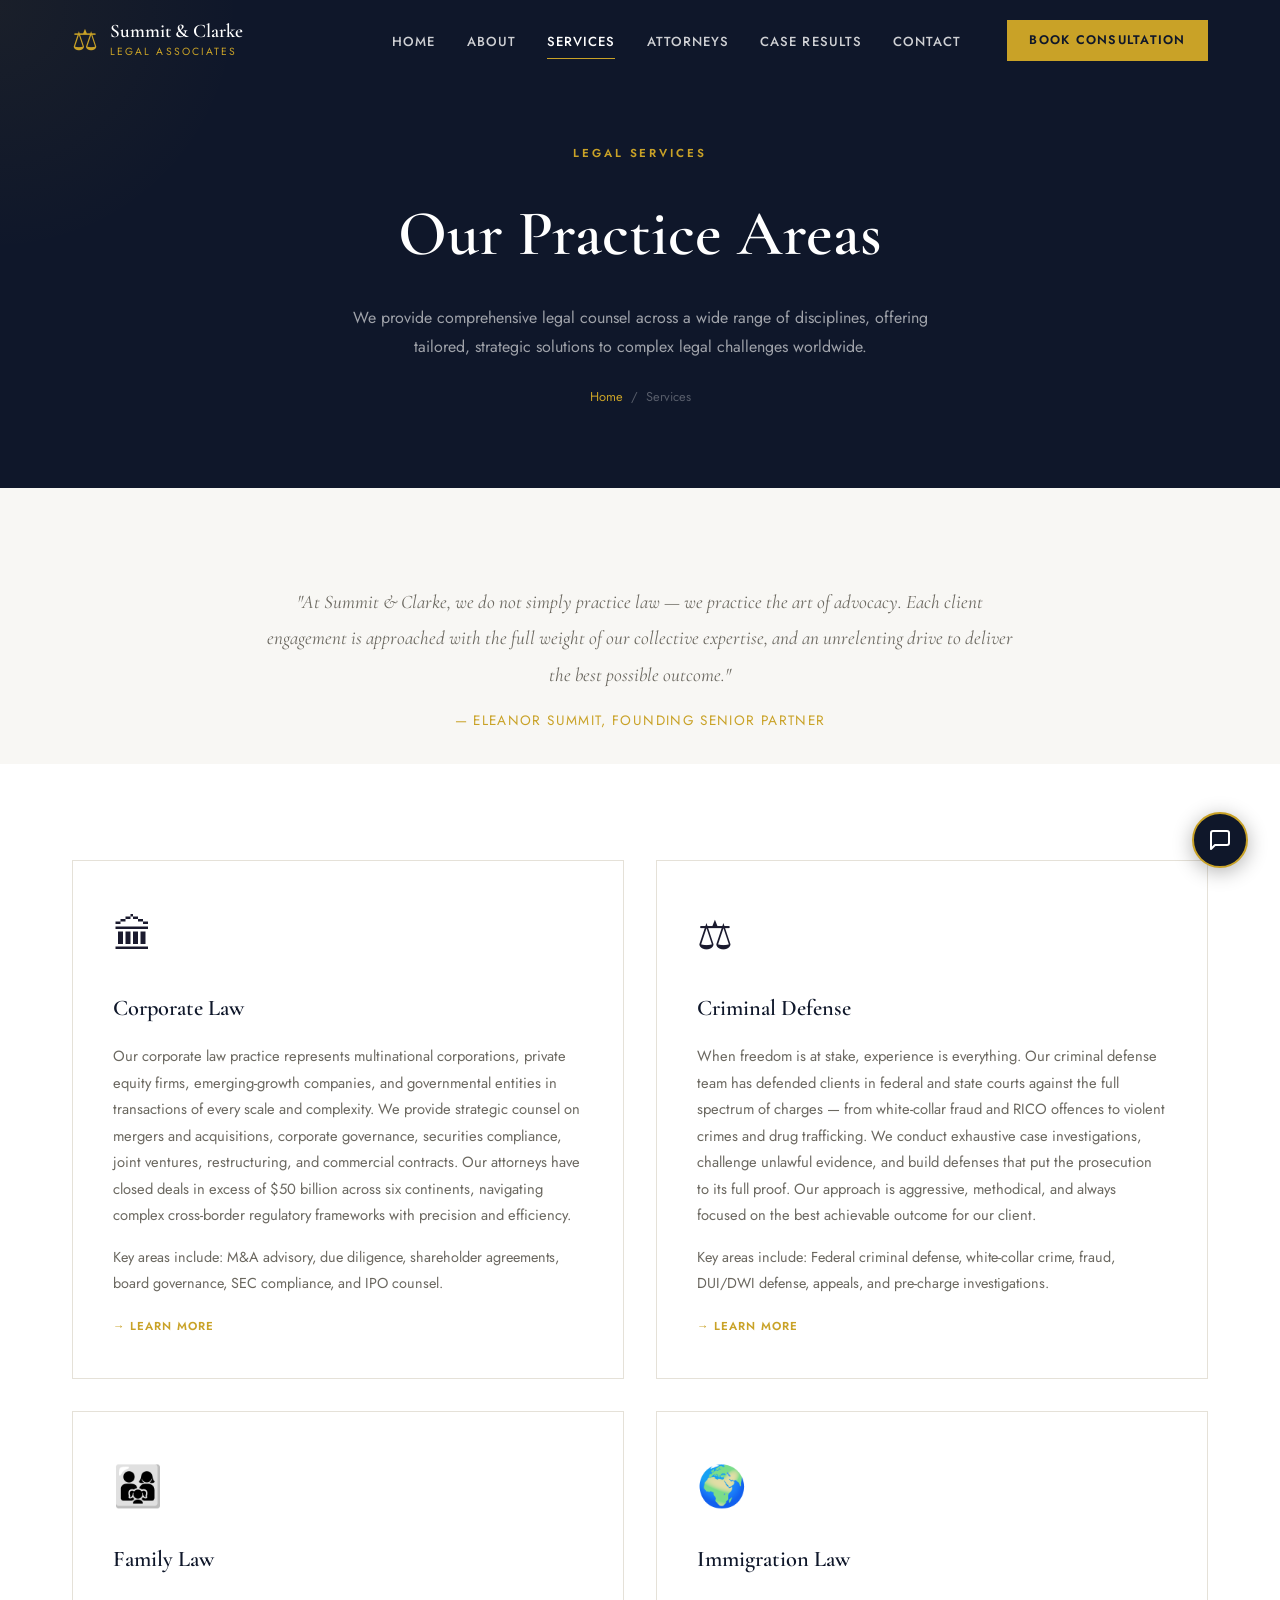
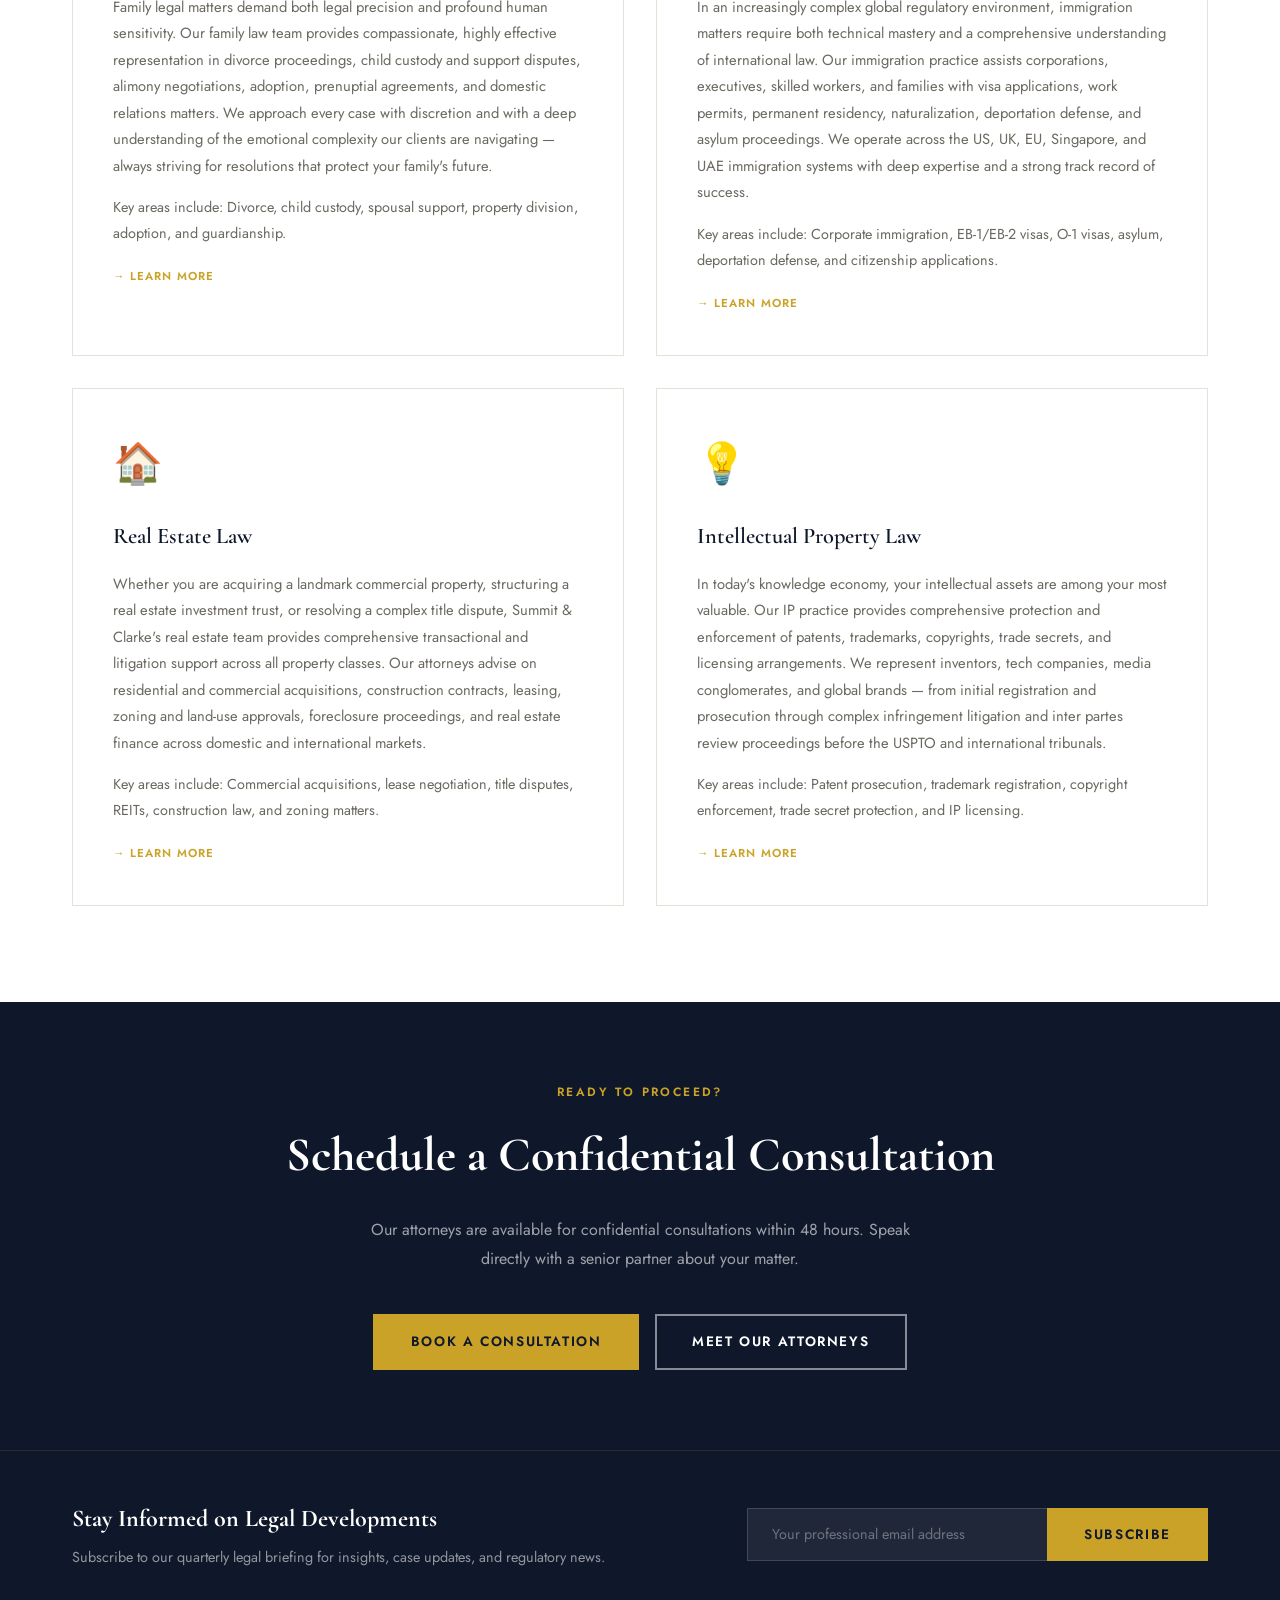
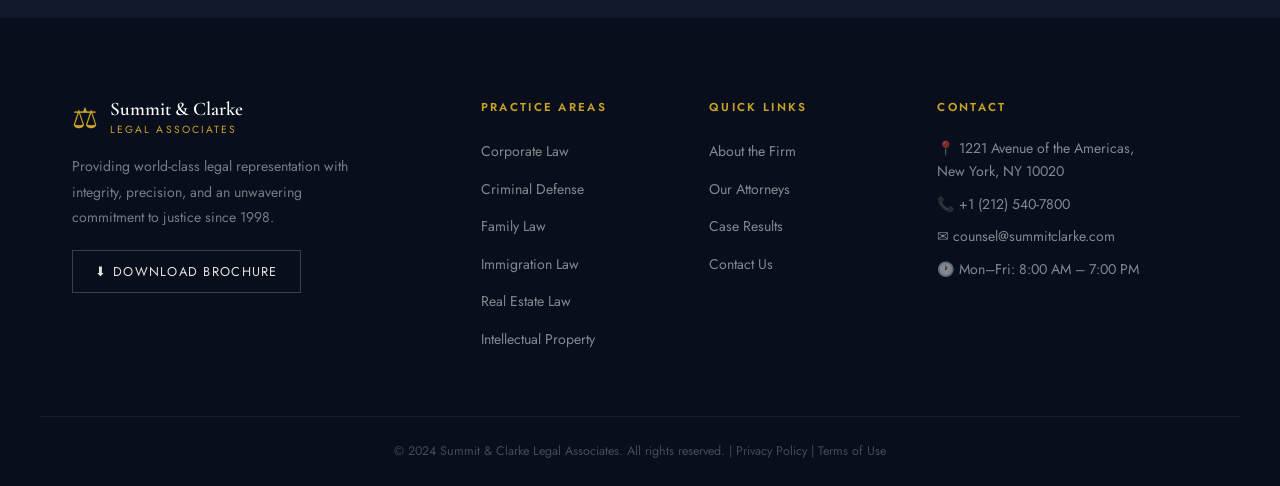
<file: services.html>
<!DOCTYPE html>
<html lang="en">
<head>
  <meta charset="UTF-8" />
  <meta name="viewport" content="width=device-width, initial-scale=1.0" />
  <title>Services | Summit & Clarke Legal Associates</title>
  <meta name="description" content="Comprehensive legal services from Summit & Clarke — Corporate Law, Criminal Defense, Family Law, Immigration, Real Estate, and Intellectual Property." />
  <link rel="preconnect" href="https://fonts.googleapis.com">
  <link rel="preconnect" href="https://fonts.gstatic.com" crossorigin>
  <link href="https://fonts.googleapis.com/css2?family=Cormorant+Garamond:ital,wght@0,300;0,400;0,500;0,600;0,700;1,400;1,600&family=Jost:wght@300;400;500;600&display=swap" rel="stylesheet">
  <link rel="stylesheet" href="style.css" />
</head>
<body>

<div class="chat-bubble" onclick="toggleChat()"><svg width="24" height="24" viewBox="0 0 24 24" fill="none"><path d="M21 15a2 2 0 0 1-2 2H7l-4 4V5a2 2 0 0 1 2-2h14a2 2 0 0 1 2 2z" stroke="white" stroke-width="2" stroke-linecap="round" stroke-linejoin="round"/></svg></div>
<div class="chat-window" id="chatWindow"><div class="chat-header"><span>Live Support</span><button onclick="toggleChat()">✕</button></div><div class="chat-body"><div class="chat-msg bot">Hello! How can we assist you today?</div></div><div class="chat-input"><input type="text" placeholder="Type a message…" id="chatInput" onkeydown="sendChat(event)" /><button onclick="sendChat({key:'Enter'})">→</button></div></div>

<nav class="navbar" id="navbar">
  <div class="nav-container">
    <a href="index.html" class="logo"><span class="logo-icon">⚖</span><div><div class="logo-main">Summit & Clarke</div><div class="logo-sub">Legal Associates</div></div></a>
    <ul class="nav-links" id="navLinks">
      <li><a href="index.html">Home</a></li><li><a href="about.html">About</a></li><li><a href="services.html" class="active">Services</a></li><li><a href="attorneys.html">Attorneys</a></li><li><a href="cases.html">Case Results</a></li><li><a href="contact.html">Contact</a></li>
    </ul>
    <a href="contact.html" class="nav-cta">Book Consultation</a>
    <button class="hamburger" id="hamburger" onclick="toggleMenu()"><span></span><span></span><span></span></button>
  </div>
</nav>

<header class="page-header">
  <div class="page-header-label">Legal Services</div>
  <h1>Our Practice Areas</h1>
  <p>We provide comprehensive legal counsel across a wide range of disciplines, offering tailored, strategic solutions to complex legal challenges worldwide.</p>
  <div class="breadcrumb"><a href="index.html">Home</a><span>/</span><span>Services</span></div>
</header>

<!-- INTRO -->
<section class="section" style="background:var(--offwhite);padding-bottom:2rem">
  <div class="container" style="text-align:center">
    <p style="font-family:var(--font-serif);font-size:1.2rem;color:var(--gray-text);max-width:760px;margin:0 auto;line-height:1.9;font-style:italic">"At Summit & Clarke, we do not simply practice law — we practice the art of advocacy. Each client engagement is approached with the full weight of our collective expertise, and an unrelenting drive to deliver the best possible outcome."</p>
    <p style="margin-top:1rem;font-size:0.85rem;color:var(--gold);letter-spacing:0.1em;text-transform:uppercase">— Eleanor Summit, Founding Senior Partner</p>
  </div>
</section>

<!-- SERVICES GRID -->
<section class="section" style="background:var(--white)">
  <div class="container">
    <div class="service-grid">

      <div class="service-card reveal">
        <div class="service-card-icon">🏛</div>
        <h3>Corporate Law</h3>
        <p>Our corporate law practice represents multinational corporations, private equity firms, emerging-growth companies, and governmental entities in transactions of every scale and complexity. We provide strategic counsel on mergers and acquisitions, corporate governance, securities compliance, joint ventures, restructuring, and commercial contracts. Our attorneys have closed deals in excess of $50 billion across six continents, navigating complex cross-border regulatory frameworks with precision and efficiency.</p>
        <p style="margin-top:1rem;font-size:0.9rem;color:var(--gray-text)">Key areas include: M&A advisory, due diligence, shareholder agreements, board governance, SEC compliance, and IPO counsel.</p>
        <span class="service-tag">→ Learn More</span>
      </div>

      <div class="service-card reveal">
        <div class="service-card-icon">⚖</div>
        <h3>Criminal Defense</h3>
        <p>When freedom is at stake, experience is everything. Our criminal defense team has defended clients in federal and state courts against the full spectrum of charges — from white-collar fraud and RICO offences to violent crimes and drug trafficking. We conduct exhaustive case investigations, challenge unlawful evidence, and build defenses that put the prosecution to its full proof. Our approach is aggressive, methodical, and always focused on the best achievable outcome for our client.</p>
        <p style="margin-top:1rem;font-size:0.9rem;color:var(--gray-text)">Key areas include: Federal criminal defense, white-collar crime, fraud, DUI/DWI defense, appeals, and pre-charge investigations.</p>
        <span class="service-tag">→ Learn More</span>
      </div>

      <div class="service-card reveal">
        <div class="service-card-icon">👨‍👩‍👧</div>
        <h3>Family Law</h3>
        <p>Family legal matters demand both legal precision and profound human sensitivity. Our family law team provides compassionate, highly effective representation in divorce proceedings, child custody and support disputes, alimony negotiations, adoption, prenuptial agreements, and domestic relations matters. We approach every case with discretion and with a deep understanding of the emotional complexity our clients are navigating — always striving for resolutions that protect your family's future.</p>
        <p style="margin-top:1rem;font-size:0.9rem;color:var(--gray-text)">Key areas include: Divorce, child custody, spousal support, property division, adoption, and guardianship.</p>
        <span class="service-tag">→ Learn More</span>
      </div>

      <div class="service-card reveal">
        <div class="service-card-icon">🌍</div>
        <h3>Immigration Law</h3>
        <p>In an increasingly complex global regulatory environment, immigration matters require both technical mastery and a comprehensive understanding of international law. Our immigration practice assists corporations, executives, skilled workers, and families with visa applications, work permits, permanent residency, naturalization, deportation defense, and asylum proceedings. We operate across the US, UK, EU, Singapore, and UAE immigration systems with deep expertise and a strong track record of success.</p>
        <p style="margin-top:1rem;font-size:0.9rem;color:var(--gray-text)">Key areas include: Corporate immigration, EB-1/EB-2 visas, O-1 visas, asylum, deportation defense, and citizenship applications.</p>
        <span class="service-tag">→ Learn More</span>
      </div>

      <div class="service-card reveal">
        <div class="service-card-icon">🏠</div>
        <h3>Real Estate Law</h3>
        <p>Whether you are acquiring a landmark commercial property, structuring a real estate investment trust, or resolving a complex title dispute, Summit & Clarke's real estate team provides comprehensive transactional and litigation support across all property classes. Our attorneys advise on residential and commercial acquisitions, construction contracts, leasing, zoning and land-use approvals, foreclosure proceedings, and real estate finance across domestic and international markets.</p>
        <p style="margin-top:1rem;font-size:0.9rem;color:var(--gray-text)">Key areas include: Commercial acquisitions, lease negotiation, title disputes, REITs, construction law, and zoning matters.</p>
        <span class="service-tag">→ Learn More</span>
      </div>

      <div class="service-card reveal">
        <div class="service-card-icon">💡</div>
        <h3>Intellectual Property Law</h3>
        <p>In today's knowledge economy, your intellectual assets are among your most valuable. Our IP practice provides comprehensive protection and enforcement of patents, trademarks, copyrights, trade secrets, and licensing arrangements. We represent inventors, tech companies, media conglomerates, and global brands — from initial registration and prosecution through complex infringement litigation and inter partes review proceedings before the USPTO and international tribunals.</p>
        <p style="margin-top:1rem;font-size:0.9rem;color:var(--gray-text)">Key areas include: Patent prosecution, trademark registration, copyright enforcement, trade secret protection, and IP licensing.</p>
        <span class="service-tag">→ Learn More</span>
      </div>
    </div>
  </div>
</section>

<!-- CTA BANNER -->
<section style="background:var(--navy);padding:5rem 0;text-align:center">
  <div class="container">
    <div class="section-label" style="text-align:center">Ready to Proceed?</div>
    <h2 style="font-family:var(--font-serif);font-size:clamp(2rem,4vw,3rem);color:var(--white);margin-bottom:1.25rem">Schedule a Confidential Consultation</h2>
    <p style="color:rgba(255,255,255,0.6);max-width:540px;margin:0 auto 2.5rem;line-height:1.8">Our attorneys are available for confidential consultations within 48 hours. Speak directly with a senior partner about your matter.</p>
    <div style="display:flex;gap:1rem;justify-content:center;flex-wrap:wrap">
      <a href="contact.html" class="btn-gold">Book a Consultation</a>
      <a href="attorneys.html" class="btn-outline">Meet Our Attorneys</a>
    </div>
  </div>
</section>

<section class="newsletter-section">
  <div class="container newsletter-inner">
    <div><h3>Stay Informed on Legal Developments</h3><p>Subscribe to our quarterly legal briefing for insights, case updates, and regulatory news.</p></div>
    <form class="newsletter-form" onsubmit="submitNewsletter(event)"><input type="email" placeholder="Your professional email address" required /><button type="submit" class="btn-gold">Subscribe</button></form>
  </div>
</section>

<footer class="footer">
  <div class="container footer-grid">
    <div class="footer-brand"><div class="logo" style="margin-bottom:1rem"><span class="logo-icon">⚖</span><div><div class="logo-main">Summit & Clarke</div><div class="logo-sub">Legal Associates</div></div></div><p>Providing world-class legal representation with integrity, precision, and an unwavering commitment to justice since 1998.</p><a href="#" class="btn-outline-sm">⬇ Download Brochure</a></div>
    <div class="footer-col"><h4>Practice Areas</h4><ul><li><a href="services.html">Corporate Law</a></li><li><a href="services.html">Criminal Defense</a></li><li><a href="services.html">Family Law</a></li><li><a href="services.html">Immigration Law</a></li><li><a href="services.html">Real Estate Law</a></li><li><a href="services.html">Intellectual Property</a></li></ul></div>
    <div class="footer-col"><h4>Quick Links</h4><ul><li><a href="about.html">About the Firm</a></li><li><a href="attorneys.html">Our Attorneys</a></li><li><a href="cases.html">Case Results</a></li><li><a href="contact.html">Contact Us</a></li></ul></div>
    <div class="footer-col"><h4>Contact</h4><ul class="footer-contact"><li>📍 1221 Avenue of the Americas,<br/>New York, NY 10020</li><li>📞 +1 (212) 540-7800</li><li>✉ counsel@summitclarke.com</li><li>🕐 Mon–Fri: 8:00 AM – 7:00 PM</li></ul></div>
  </div>
  <div class="footer-bottom"><p>© 2024 Summit & Clarke Legal Associates. All rights reserved. | <a href="#">Privacy Policy</a> | <a href="#">Terms of Use</a></p></div>
</footer>

<script src="main.js"></script>
</body>
</html>
</file>
<file: style.css>
/* =========================================
   SUMMIT & CLARKE LEGAL ASSOCIATES
   Master Stylesheet
   ========================================= */

:root {
  --navy: #0F172A;
  --navy-mid: #1E2D4A;
  --navy-light: #1e3a5f;
  --gold: #C9A227;
  --gold-light: #e0b840;
  --gold-pale: #f5e9c4;
  --white: #FFFFFF;
  --offwhite: #F8F7F4;
  --gray-light: #F1EFE9;
  --gray-mid: #E5E1D8;
  --gray-text: #6B6860;
  --text: #1A1A2E;
  --font-serif: 'Cormorant Garamond', Georgia, serif;
  --font-sans: 'Jost', 'Segoe UI', sans-serif;
  --shadow: 0 4px 24px rgba(15,23,42,0.10);
  --shadow-lg: 0 12px 48px rgba(15,23,42,0.18);
  --radius: 2px;
  --transition: all 0.3s cubic-bezier(0.25,0.46,0.45,0.94);
}

*, *::before, *::after { box-sizing: border-box; margin: 0; padding: 0; }

html { scroll-behavior: smooth; font-size: 16px; }

body {
  font-family: var(--font-sans);
  color: var(--text);
  background: var(--white);
  line-height: 1.7;
  overflow-x: hidden;
}

a { text-decoration: none; color: inherit; }
ul { list-style: none; }
img { max-width: 100%; display: block; }

.container { max-width: 1200px; margin: 0 auto; padding: 0 2rem; }
.section { padding: 6rem 0; }
.section-label {
  font-family: var(--font-sans);
  font-size: 0.75rem;
  font-weight: 600;
  letter-spacing: 0.2em;
  text-transform: uppercase;
  color: var(--gold);
  margin-bottom: 0.75rem;
}
.section-title {
  font-family: var(--font-serif);
  font-size: clamp(2rem, 4vw, 3rem);
  font-weight: 600;
  color: var(--navy);
  line-height: 1.2;
  margin-bottom: 1.25rem;
  text-align: center;
}
.section-sub {
  font-size: 1rem;
  color: var(--gray-text);
  max-width: 640px;
  margin: 0 auto 3rem;
  text-align: center;
  line-height: 1.8;
}

/* BUTTONS */
.btn-gold {
  display: inline-block;
  background: var(--gold);
  color: var(--navy);
  font-family: var(--font-sans);
  font-weight: 600;
  font-size: 0.85rem;
  letter-spacing: 0.12em;
  text-transform: uppercase;
  padding: 0.9rem 2.2rem;
  border: 2px solid var(--gold);
  cursor: pointer;
  transition: var(--transition);
  position: relative;
  overflow: hidden;
}
.btn-gold::after {
  content: '';
  position: absolute;
  inset: 0;
  background: rgba(255,255,255,0.15);
  opacity: 0;
  transition: var(--transition);
}
.btn-gold:hover { background: var(--gold-light); border-color: var(--gold-light); transform: translateY(-2px); box-shadow: 0 8px 24px rgba(201,162,39,0.35); }
.btn-gold:hover::after { opacity: 1; }

.btn-outline {
  display: inline-block;
  background: transparent;
  color: var(--white);
  font-family: var(--font-sans);
  font-weight: 600;
  font-size: 0.85rem;
  letter-spacing: 0.12em;
  text-transform: uppercase;
  padding: 0.9rem 2.2rem;
  border: 2px solid rgba(255,255,255,0.5);
  cursor: pointer;
  transition: var(--transition);
}
.btn-outline:hover { border-color: var(--gold); color: var(--gold); transform: translateY(-2px); }

.btn-outline-sm {
  display: inline-block;
  background: transparent;
  color: var(--gray-mid);
  font-family: var(--font-sans);
  font-size: 0.8rem;
  letter-spacing: 0.1em;
  text-transform: uppercase;
  padding: 0.6rem 1.4rem;
  border: 1px solid rgba(255,255,255,0.2);
  cursor: pointer;
  transition: var(--transition);
  margin-top: 1.25rem;
}
.btn-outline-sm:hover { border-color: var(--gold); color: var(--gold); }

.btn-navy {
  display: inline-block;
  background: var(--navy);
  color: var(--white);
  font-family: var(--font-sans);
  font-weight: 600;
  font-size: 0.85rem;
  letter-spacing: 0.12em;
  text-transform: uppercase;
  padding: 0.9rem 2.2rem;
  border: 2px solid var(--navy);
  cursor: pointer;
  transition: var(--transition);
}
.btn-navy:hover { background: var(--navy-mid); transform: translateY(-2px); box-shadow: var(--shadow); }

/* NAVBAR */
.navbar {
  position: fixed;
  top: 0; left: 0; right: 0;
  z-index: 1000;
  padding: 1.25rem 0;
  transition: var(--transition);
  background: transparent;
}
.navbar.scrolled {
  background: var(--navy);
  padding: 0.85rem 0;
  box-shadow: 0 4px 32px rgba(0,0,0,0.3);
}
.nav-container {
  max-width: 1200px;
  margin: 0 auto;
  padding: 0 2rem;
  display: flex;
  align-items: center;
  gap: 2rem;
}
.logo { display: flex; align-items: center; gap: 0.75rem; text-decoration: none; }
.logo-icon { font-size: 1.8rem; color: var(--gold); line-height: 1; }
.logo-main {
  font-family: var(--font-serif);
  font-size: 1.2rem;
  font-weight: 600;
  color: var(--white);
  line-height: 1.2;
}
.logo-sub {
  font-family: var(--font-sans);
  font-size: 0.65rem;
  letter-spacing: 0.2em;
  text-transform: uppercase;
  color: var(--gold);
}
.nav-links {
  display: flex;
  gap: 0.25rem;
  list-style: none;
  margin-left: auto;
}
.nav-links a {
  font-family: var(--font-sans);
  font-size: 0.82rem;
  font-weight: 500;
  letter-spacing: 0.08em;
  text-transform: uppercase;
  color: rgba(255,255,255,0.8);
  padding: 0.5rem 0.85rem;
  transition: var(--transition);
  position: relative;
}
.nav-links a::after {
  content: '';
  position: absolute;
  bottom: 0; left: 0.85rem; right: 0.85rem;
  height: 1px;
  background: var(--gold);
  transform: scaleX(0);
  transition: var(--transition);
}
.nav-links a:hover, .nav-links a.active { color: var(--white); }
.nav-links a:hover::after, .nav-links a.active::after { transform: scaleX(1); }
.nav-cta {
  font-family: var(--font-sans);
  font-size: 0.78rem;
  font-weight: 600;
  letter-spacing: 0.1em;
  text-transform: uppercase;
  color: var(--navy);
  background: var(--gold);
  padding: 0.6rem 1.4rem;
  transition: var(--transition);
  white-space: nowrap;
}
.nav-cta:hover { background: var(--gold-light); transform: translateY(-1px); }
.hamburger { display: none; flex-direction: column; gap: 5px; background: none; border: none; cursor: pointer; padding: 4px; }
.hamburger span { display: block; width: 24px; height: 2px; background: var(--white); transition: var(--transition); }

/* HERO */
.hero {
  position: relative;
  min-height: 100vh;
  display: flex;
  flex-direction: column;
  align-items: center;
  justify-content: center;
  overflow: hidden;
}
.hero-bg {
  position: absolute; inset: 0;
  background: url('https://images.unsplash.com/photo-1589829545856-d10d557cf95f?w=1800&q=80') center/cover no-repeat;
}
.hero-overlay {
  position: absolute; inset: 0;
  background: linear-gradient(135deg, rgba(15,23,42,0.96) 0%, rgba(15,23,42,0.82) 60%, rgba(15,23,42,0.7) 100%);
}
.hero-content {
  position: relative;
  z-index: 2;
  text-align: center;
  padding: 8rem 2rem 4rem;
  max-width: 860px;
  animation: fadeUp 1s ease both;
}
.hero-badge {
  display: inline-block;
  font-family: var(--font-sans);
  font-size: 0.72rem;
  font-weight: 500;
  letter-spacing: 0.22em;
  text-transform: uppercase;
  color: var(--gold);
  border: 1px solid rgba(201,162,39,0.4);
  padding: 0.45rem 1.2rem;
  margin-bottom: 2rem;
  animation: fadeUp 1s 0.2s ease both;
}
.hero-title {
  font-family: var(--font-serif);
  font-size: clamp(2.8rem, 6vw, 5rem);
  font-weight: 600;
  color: var(--white);
  line-height: 1.1;
  margin-bottom: 1.5rem;
  animation: fadeUp 1s 0.35s ease both;
}
.hero-title em { color: var(--gold); font-style: italic; }
.hero-sub {
  font-size: 1rem;
  color: rgba(255,255,255,0.72);
  max-width: 600px;
  margin: 0 auto 2.5rem;
  line-height: 1.8;
  animation: fadeUp 1s 0.5s ease both;
}
.hero-btns {
  display: flex;
  gap: 1rem;
  justify-content: center;
  flex-wrap: wrap;
  animation: fadeUp 1s 0.65s ease both;
}
.hero-scroll {
  position: absolute;
  bottom: 8rem;
  left: 50%;
  transform: translateX(-50%);
  display: flex;
  flex-direction: column;
  align-items: center;
  gap: 0.5rem;
  color: rgba(255,255,255,0.4);
  font-size: 0.7rem;
  letter-spacing: 0.15em;
  text-transform: uppercase;
  animation: fadeUp 1s 0.9s ease both;
}
.scroll-line {
  width: 1px;
  height: 40px;
  background: linear-gradient(to bottom, rgba(201,162,39,0.8), transparent);
  animation: scrollPulse 2s infinite;
}
.hero-stats {
  position: absolute;
  bottom: 0; left: 0; right: 0;
  z-index: 2;
  background: rgba(201,162,39,0.95);
  backdrop-filter: blur(8px);
  display: flex;
  justify-content: center;
  align-items: center;
  gap: 0;
  padding: 1.5rem 2rem;
}
.hstat { text-align: center; padding: 0 3rem; }
.hstat-num {
  display: block;
  font-family: var(--font-serif);
  font-size: 2rem;
  font-weight: 700;
  color: var(--navy);
  line-height: 1;
}
.hstat-label {
  font-family: var(--font-sans);
  font-size: 0.72rem;
  font-weight: 500;
  letter-spacing: 0.1em;
  text-transform: uppercase;
  color: var(--navy);
  opacity: 0.75;
}
.hstat-div { width: 1px; height: 40px; background: rgba(15,23,42,0.2); }

/* MARQUEE */
.marquee-bar {
  background: var(--navy);
  padding: 30px 0;
  overflow: hidden;
  border-top: 1px solid rgba(201,162,39,0.2);
}
.marquee-track {
  display: flex;
  width: max-content;
  animation: marquee 30s linear infinite;
  gap: 0;
}
.marquee-track span {
  font-family: var(--font-sans);
  font-size: 0.78rem;
  font-weight: 500;
  letter-spacing: 0.1em;
  text-transform: uppercase;
  color: rgba(255,255,255,0.6);
  padding: 0 1.5rem;
}
.marquee-track .sep { color: var(--gold); font-size: 0.5rem; line-height: 2.2; }

/* PRACTICE AREAS */
.practice-areas { background: var(--offwhite); }
.practice-grid {
  display: grid;
  grid-template-columns: repeat(3, 1fr);
  gap: 1.5px;
}
.practice-card {
  background: var(--white);
  padding: 2.5rem 2rem;
  display: block;
  transition: var(--transition);
  position: relative;
  overflow: hidden;
  border-bottom: 2px solid transparent;
}
.practice-card::before {
  content: '';
  position: absolute;
  bottom: 0; left: 0; right: 0;
  height: 2px;
  background: var(--gold);
  transform: scaleX(0);
  transform-origin: left;
  transition: var(--transition);
}
.practice-card:hover { transform: translateY(-4px); box-shadow: var(--shadow-lg); z-index: 1; }
.practice-card:hover::before { transform: scaleX(1); }
.practice-icon { font-size: 2rem; margin-bottom: 1.25rem; }
.practice-card h3 {
  font-family: var(--font-serif);
  font-size: 1.35rem;
  font-weight: 600;
  color: var(--navy);
  margin-bottom: 0.75rem;
}
.practice-card p { font-size: 0.9rem; color: var(--gray-text); line-height: 1.8; }
.card-arrow {
  display: inline-block;
  margin-top: 1.25rem;
  color: var(--gold);
  font-size: 1.2rem;
  font-weight: 300;
  transition: var(--transition);
}
.practice-card:hover .card-arrow { transform: translateX(6px); }

/* WHY US */
.why-us { background: var(--white); }
.why-container { display: grid; grid-template-columns: 1fr 1fr; gap: 5rem; align-items: center; }
.why-img-block {
  position: relative;
  padding-bottom: 2rem;
  padding-right: 2rem;
}
.why-img-inner {
  width: 100%;
  height: 480px;
  background: url('https://images.unsplash.com/photo-1507679799987-c73779587ccf?w=800&q=80') center/cover no-repeat;
  position: relative;
}
.why-img-inner::after {
  content: '';
  position: absolute;
  inset: 0;
  background: linear-gradient(135deg, rgba(15,23,42,0.2) 0%, transparent 100%);
}
.why-img-block::before {
  content: '';
  position: absolute;
  bottom: 0; right: 0;
  width: 75%;
  height: 75%;
  border: 2px solid var(--gold);
  z-index: -1;
}
.why-badge-float {
  position: absolute;
  bottom: -1rem; left: -1rem;
  background: var(--gold);
  color: var(--navy);
  padding: 1.5rem 1.75rem;
  text-align: center;
  box-shadow: var(--shadow-lg);
}
.wbf-num { display: block; font-family: var(--font-serif); font-size: 2.5rem; font-weight: 700; line-height: 1; }
.wbf-label { font-family: var(--font-sans); font-size: 0.7rem; font-weight: 600; letter-spacing: 0.1em; text-transform: uppercase; }
.why-content .section-title { margin-bottom: 1.25rem; }
.why-content p { color: var(--gray-text); margin-bottom: 2rem; line-height: 1.9; }
.why-list { margin-bottom: 2.5rem; display: flex; flex-direction: column; gap: 0.85rem; }
.why-list li { display: flex; align-items: flex-start; gap: 0.75rem; font-size: 0.92rem; color: var(--text); }
.why-check { color: var(--gold); font-size: 1rem; font-weight: 700; flex-shrink: 0; margin-top: 0.1rem; }

/* TESTIMONIALS */
.testimonials { background: var(--navy); }
.testimonials .section-label { color: var(--gold); }
.testimonials .section-title { color: var(--white); }
.testi-slider { position: relative; max-width: 800px; margin: 0 auto; }
.testi-card {
  display: none;
  background: rgba(255,255,255,0.04);
  border: 1px solid rgba(255,255,255,0.08);
  padding: 3rem;
  text-align: center;
  animation: fadeIn 0.5s ease;
}
.testi-card.active { display: block; }
.testi-stars { color: var(--gold); font-size: 1.1rem; margin-bottom: 1.5rem; letter-spacing: 0.2em; }
.testi-quote {
  font-family: var(--font-serif);
  font-size: 1.2rem;
  font-style: italic;
  color: rgba(255,255,255,0.88);
  line-height: 1.8;
  margin-bottom: 2rem;
}
.testi-quote::before { content: '\201C'; }
.testi-quote::after  { content: '\201D'; }
.testi-author { display: flex; align-items: center; justify-content: center; gap: 1rem; }
.testi-avatar {
  width: 48px; height: 48px;
  border-radius: 50%;
  background: var(--gold);
  color: var(--navy);
  display: flex; align-items: center; justify-content: center;
  font-family: var(--font-sans);
  font-weight: 700;
  font-size: 0.85rem;
  flex-shrink: 0;
}
.testi-author strong { color: var(--white); font-family: var(--font-serif); font-size: 1rem; font-weight: 600; }
.testi-author small { color: rgba(255,255,255,0.5); font-size: 0.8rem; }
.testi-dots { display: flex; justify-content: center; gap: 0.6rem; margin-top: 2rem; }
.dot {
  width: 8px; height: 8px;
  border-radius: 50%;
  background: rgba(255,255,255,0.25);
  border: none; cursor: pointer;
  transition: var(--transition);
}
.dot.active { background: var(--gold); width: 24px; border-radius: 4px; }

/* FAQ */
.faq-section { background: var(--offwhite); }
.faq-grid {
  max-width: 840px;
  margin: 0 auto;
  display: flex;
  flex-direction: column;
  gap: 1px;
}
.faq-item { background: var(--white); }
.faq-q {
  width: 100%;
  display: flex;
  justify-content: space-between;
  align-items: center;
  padding: 1.35rem 1.75rem;
  background: none;
  border: none;
  cursor: pointer;
  font-family: var(--font-serif);
  font-size: 1.05rem;
  font-weight: 600;
  color: var(--navy);
  text-align: left;
  transition: var(--transition);
}
.faq-q:hover { background: var(--offwhite); }
.faq-icon {
  font-size: 1.5rem;
  color: var(--gold);
  font-weight: 300;
  line-height: 1;
  transition: var(--transition);
  flex-shrink: 0;
}
.faq-q.open .faq-icon { transform: rotate(45deg); }
.faq-a {
  display: none;
  padding: 0 1.75rem 1.35rem;
  font-size: 0.92rem;
  color: var(--gray-text);
  line-height: 1.8;
  border-top: 1px solid var(--gray-mid);
}
.faq-a.open { display: block; animation: fadeIn 0.3s ease; }

/* NEWSLETTER */
.newsletter-section {
  background: var(--navy);
  padding: 3rem 0;
  border-top: 1px solid rgba(201,162,39,0.15);
}
.newsletter-inner {
  display: flex;
  align-items: center;
  justify-content: space-between;
  gap: 2rem;
  flex-wrap: wrap;
}
.newsletter-inner h3 {
  font-family: var(--font-serif);
  font-size: 1.5rem;
  color: var(--white);
  margin-bottom: 0.35rem;
}
.newsletter-inner p { font-size: 0.9rem; color: rgba(255,255,255,0.55); }
.newsletter-form { display: flex; gap: 0; flex-shrink: 0; }
.newsletter-form input {
  background: rgba(255,255,255,0.07);
  border: 1px solid rgba(255,255,255,0.15);
  border-right: none;
  color: var(--white);
  padding: 0.85rem 1.5rem;
  font-family: var(--font-sans);
  font-size: 0.9rem;
  width: 300px;
  outline: none;
  transition: var(--transition);
}
.newsletter-form input::placeholder { color: rgba(255,255,255,0.35); }
.newsletter-form input:focus { border-color: var(--gold); }

/* FOOTER */
.footer { background: #080E1B; padding: 5rem 0 0; }
.footer-grid {
  display: grid;
  grid-template-columns: 2fr 1fr 1fr 1.5fr;
  gap: 3rem;
  padding-bottom: 4rem;
  border-bottom: 1px solid rgba(255,255,255,0.07);
}
.footer-brand p { font-size: 0.88rem; color: rgba(255,255,255,0.45); line-height: 1.8; max-width: 280px; }
.footer-col h4 {
  font-family: var(--font-sans);
  font-size: 0.72rem;
  font-weight: 600;
  letter-spacing: 0.2em;
  text-transform: uppercase;
  color: var(--gold);
  margin-bottom: 1.25rem;
}
.footer-col ul { display: flex; flex-direction: column; gap: 0.65rem; }
.footer-col ul li a {
  font-size: 0.88rem;
  color: rgba(255,255,255,0.5);
  transition: var(--transition);
}
.footer-col ul li a:hover { color: var(--gold); padding-left: 4px; }
.footer-contact li {
  font-size: 0.88rem;
  color: rgba(255,255,255,0.5);
  line-height: 1.6;
}
.footer-bottom {
  padding: 1.5rem 2rem;
  text-align: center;
}
.footer-bottom p, .footer-bottom a {
  font-size: 0.78rem;
  color: rgba(255,255,255,0.25);
}
.footer-bottom a:hover { color: var(--gold); }

/* PAGE HEADERS */
.page-header {
  background: var(--navy);
  padding: 9rem 0 5rem;
  text-align: center;
  position: relative;
  overflow: hidden;
}
.page-header::before {
  content: '';
  position: absolute;
  top: -50%; left: -20%;
  width: 500px; height: 500px;
  border-radius: 50%;
  background: radial-gradient(circle, rgba(201,162,39,0.06) 0%, transparent 70%);
}
.page-header-label {
  font-family: var(--font-sans);
  font-size: 0.72rem;
  font-weight: 600;
  letter-spacing: 0.25em;
  text-transform: uppercase;
  color: var(--gold);
  margin-bottom: 1rem;
}
.page-header h1 {
  font-family: var(--font-serif);
  font-size: clamp(2.5rem, 5vw, 4rem);
  font-weight: 600;
  color: var(--white);
  margin-bottom: 1rem;
}
.page-header p {
  font-size: 1rem;
  color: rgba(255,255,255,0.6);
  max-width: 580px;
  margin: 0 auto;
  line-height: 1.8;
}
.breadcrumb {
  display: flex;
  justify-content: center;
  gap: 0.5rem;
  margin-top: 1.5rem;
  font-size: 0.8rem;
  color: rgba(255,255,255,0.4);
}
.breadcrumb a { color: var(--gold); }
.breadcrumb span { color: rgba(255,255,255,0.3); }

/* TEAM CARDS */
.team-grid {
  display: grid;
  grid-template-columns: repeat(3, 1fr);
  gap: 2rem;
}
.team-card {
  background: var(--white);
  border: 1px solid var(--gray-mid);
  overflow: hidden;
  transition: var(--transition);
}
.team-card:hover { box-shadow: var(--shadow-lg); transform: translateY(-4px); }
.team-img {
  height: 280px;
  overflow: hidden;
  position: relative;
  background: var(--navy-mid);
}
.team-img-inner {
  width: 100%; height: 100%;
  background-size: cover !important;
  background-position: center top !important;
  transition: transform 0.5s ease;
}
.team-card:hover .team-img-inner { transform: scale(1.04); }
.team-img-overlay {
  position: absolute; inset: 0;
  background: linear-gradient(to top, rgba(15,23,42,0.6) 0%, transparent 60%);
}
.team-info { padding: 1.5rem; }
.team-name {
  font-family: var(--font-serif);
  font-size: 1.25rem;
  font-weight: 600;
  color: var(--navy);
  margin-bottom: 0.25rem;
}
.team-role {
  font-size: 0.78rem;
  font-weight: 600;
  letter-spacing: 0.12em;
  text-transform: uppercase;
  color: var(--gold);
  margin-bottom: 0.85rem;
}
.team-bio { font-size: 0.88rem; color: var(--gray-text); line-height: 1.7; }
.team-exp {
  display: inline-block;
  margin-top: 1rem;
  font-size: 0.75rem;
  font-weight: 600;
  color: var(--navy);
  background: var(--gray-light);
  padding: 0.3rem 0.75rem;
}

/* SERVICE CARDS */
.service-grid {
  display: grid;
  grid-template-columns: repeat(2, 1fr);
  gap: 2rem;
}
.service-card {
  background: var(--white);
  border: 1px solid var(--gray-mid);
  padding: 2.5rem;
  transition: var(--transition);
  position: relative;
  overflow: hidden;
}
.service-card::after {
  content: '';
  position: absolute;
  top: 0; left: 0;
  width: 3px; height: 0;
  background: var(--gold);
  transition: var(--transition);
}
.service-card:hover { box-shadow: var(--shadow-lg); }
.service-card:hover::after { height: 100%; }
.service-card-icon { font-size: 2.5rem; margin-bottom: 1.25rem; }
.service-card h3 {
  font-family: var(--font-serif);
  font-size: 1.4rem;
  font-weight: 600;
  color: var(--navy);
  margin-bottom: 1rem;
}
.service-card p { font-size: 0.92rem; color: var(--gray-text); line-height: 1.8; }
.service-tag {
  display: inline-block;
  margin-top: 1.25rem;
  font-size: 0.72rem;
  font-weight: 600;
  letter-spacing: 0.1em;
  text-transform: uppercase;
  color: var(--gold);
}

/* CASE CARDS */
.cases-grid {
  display: grid;
  grid-template-columns: repeat(3, 1fr);
  gap: 1.5rem;
}
.case-card {
  background: var(--white);
  border: 1px solid var(--gray-mid);
  padding: 2rem;
  transition: var(--transition);
  position: relative;
}
.case-card:hover { box-shadow: var(--shadow-lg); transform: translateY(-3px); }
.case-tag {
  display: inline-block;
  font-size: 0.7rem;
  font-weight: 600;
  letter-spacing: 0.12em;
  text-transform: uppercase;
  color: var(--navy);
  background: var(--gold-pale);
  padding: 0.3rem 0.75rem;
  margin-bottom: 1rem;
}
.case-card h3 {
  font-family: var(--font-serif);
  font-size: 1.15rem;
  font-weight: 600;
  color: var(--navy);
  margin-bottom: 0.85rem;
  line-height: 1.35;
}
.case-card p { font-size: 0.88rem; color: var(--gray-text); line-height: 1.8; }
.case-outcome {
  margin-top: 1.25rem;
  padding: 0.85rem 1rem;
  background: rgba(15,23,42,0.04);
  border-left: 3px solid var(--gold);
}
.case-outcome strong { font-size: 0.7rem; letter-spacing: 0.12em; text-transform: uppercase; color: var(--navy); display: block; margin-bottom: 0.25rem; }
.case-outcome span { font-size: 0.88rem; color: var(--text); font-weight: 500; }

/* CONTACT PAGE */
.contact-grid {
  display: grid;
  grid-template-columns: 1fr 1.5fr;
  gap: 5rem;
  align-items: start;
}
.contact-info h3 {
  font-family: var(--font-serif);
  font-size: 1.75rem;
  color: var(--navy);
  margin-bottom: 1.5rem;
}
.contact-detail {
  display: flex;
  gap: 1rem;
  margin-bottom: 1.5rem;
  align-items: flex-start;
}
.contact-detail-icon {
  width: 40px; height: 40px;
  background: var(--navy);
  display: flex; align-items: center; justify-content: center;
  color: var(--gold);
  font-size: 1rem;
  flex-shrink: 0;
}
.contact-detail-text strong { display: block; font-size: 0.78rem; letter-spacing: 0.1em; text-transform: uppercase; color: var(--navy); margin-bottom: 0.25rem; }
.contact-detail-text span { font-size: 0.9rem; color: var(--gray-text); }
.hours-table { width: 100%; border-collapse: collapse; margin-top: 1rem; }
.hours-table td { padding: 0.5rem 0; font-size: 0.88rem; border-bottom: 1px solid var(--gray-mid); }
.hours-table td:last-child { text-align: right; color: var(--gray-text); }

.contact-form-wrap { background: var(--offwhite); padding: 3rem; }
.contact-form-wrap h3 {
  font-family: var(--font-serif);
  font-size: 1.75rem;
  color: var(--navy);
  margin-bottom: 2rem;
}
.form-group { margin-bottom: 1.5rem; }
.form-row { display: grid; grid-template-columns: 1fr 1fr; gap: 1.5rem; }
.form-group label {
  display: block;
  font-size: 0.75rem;
  font-weight: 600;
  letter-spacing: 0.12em;
  text-transform: uppercase;
  color: var(--navy);
  margin-bottom: 0.5rem;
}
.form-group input, .form-group select, .form-group textarea {
  width: 100%;
  padding: 0.85rem 1rem;
  border: 1px solid var(--gray-mid);
  background: var(--white);
  font-family: var(--font-sans);
  font-size: 0.9rem;
  color: var(--text);
  outline: none;
  transition: var(--transition);
  resize: none;
}
.form-group input:focus, .form-group select:focus, .form-group textarea:focus {
  border-color: var(--gold);
  box-shadow: 0 0 0 3px rgba(201,162,39,0.12);
}
.field-error { display: none; font-size: 0.78rem; color: #DC2626; margin-top: 0.35rem; }
.field-error.show { display: block; }
.form-note { font-size: 0.8rem; color: var(--gray-text); margin-bottom: 1.5rem; line-height: 1.6; }
.form-success {
  display: none;
  background: #ECFDF5;
  border: 1px solid #6EE7B7;
  color: #065F46;
  padding: 1rem 1.25rem;
  font-size: 0.92rem;
  margin-top: 1rem;
}

/* MAP PLACEHOLDER */
.map-placeholder {
  background: var(--navy);
  height: 320px;
  display: flex;
  align-items: center;
  justify-content: center;
  color: rgba(255,255,255,0.3);
  font-family: var(--font-serif);
  font-size: 1.25rem;
  letter-spacing: 0.1em;
  position: relative;
  overflow: hidden;
}
.map-placeholder::before {
  content: '📍 1221 Avenue of the Americas, New York, NY';
  position: absolute;
  bottom: 2rem;
  left: 50%;
  transform: translateX(-50%);
  background: var(--gold);
  color: var(--navy);
  font-family: var(--font-sans);
  font-size: 0.82rem;
  font-weight: 600;
  letter-spacing: 0.08em;
  padding: 0.6rem 1.5rem;
  white-space: nowrap;
}

/* VALUES SECTION */
.values-grid {
  display: grid;
  grid-template-columns: repeat(3, 1fr);
  gap: 2rem;
}
.value-card {
  text-align: center;
  padding: 3rem 2rem;
  background: var(--white);
  border: 1px solid var(--gray-mid);
  transition: var(--transition);
}
.value-card:hover { box-shadow: var(--shadow); border-color: var(--gold); }
.value-num {
  font-family: var(--font-serif);
  font-size: 4rem;
  font-weight: 700;
  color: rgba(15,23,42,0.06);
  line-height: 1;
  margin-bottom: 0.5rem;
}
.value-icon { font-size: 2.5rem; margin-bottom: 1rem; }
.value-card h3 {
  font-family: var(--font-serif);
  font-size: 1.4rem;
  color: var(--navy);
  margin-bottom: 0.85rem;
}
.value-card p { font-size: 0.9rem; color: var(--gray-text); line-height: 1.8; }

/* ABOUT TIMELINE */
.timeline { position: relative; padding-left: 2rem; }
.timeline::before {
  content: '';
  position: absolute;
  left: 0; top: 0; bottom: 0;
  width: 2px;
  background: linear-gradient(to bottom, var(--gold), rgba(201,162,39,0.1));
}
.timeline-item { position: relative; padding: 0 0 3rem 2rem; }
.timeline-item::before {
  content: '';
  position: absolute;
  left: -5px; top: 4px;
  width: 12px; height: 12px;
  border-radius: 50%;
  background: var(--gold);
  border: 2px solid var(--white);
  box-shadow: 0 0 0 3px rgba(201,162,39,0.2);
}
.timeline-year {
  font-family: var(--font-sans);
  font-size: 0.72rem;
  font-weight: 700;
  letter-spacing: 0.15em;
  text-transform: uppercase;
  color: var(--gold);
  margin-bottom: 0.35rem;
}
.timeline-item h4 {
  font-family: var(--font-serif);
  font-size: 1.15rem;
  font-weight: 600;
  color: var(--navy);
  margin-bottom: 0.5rem;
}
.timeline-item p { font-size: 0.9rem; color: var(--gray-text); line-height: 1.7; }

/* CHAT */
.chat-bubble {
  position: fixed;
  bottom: 2rem; right: 2rem;
  z-index: 999;
  width: 56px; height: 56px;
  background: var(--navy);
  border-radius: 50%;
  display: flex; align-items: center; justify-content: center;
  cursor: pointer;
  box-shadow: 0 4px 20px rgba(0,0,0,0.3);
  border: 2px solid var(--gold);
  transition: var(--transition);
}
.chat-bubble:hover { transform: scale(1.1); background: var(--navy-mid); }
.chat-window {
  position: fixed;
  bottom: 5.5rem; right: 2rem;
  z-index: 998;
  width: 320px;
  background: var(--white);
  box-shadow: var(--shadow-lg);
  border: 1px solid var(--gray-mid);
  display: none;
  flex-direction: column;
  overflow: hidden;
}
.chat-window.open { display: flex; animation: fadeUp 0.3s ease; }
.chat-header {
  background: var(--navy);
  color: var(--white);
  padding: 1rem 1.25rem;
  display: flex;
  justify-content: space-between;
  align-items: center;
  font-size: 0.88rem;
  font-weight: 600;
  letter-spacing: 0.08em;
}
.chat-header button { background: none; border: none; color: rgba(255,255,255,0.6); cursor: pointer; font-size: 1rem; }
.chat-body {
  padding: 1rem;
  min-height: 120px;
  max-height: 200px;
  overflow-y: auto;
  display: flex;
  flex-direction: column;
  gap: 0.75rem;
}
.chat-msg {
  font-size: 0.85rem;
  line-height: 1.6;
  padding: 0.6rem 0.85rem;
  max-width: 85%;
  border-radius: 0;
}
.chat-msg.bot { background: var(--offwhite); color: var(--text); align-self: flex-start; }
.chat-msg.user { background: var(--navy); color: var(--white); align-self: flex-end; }
.chat-input { display: flex; border-top: 1px solid var(--gray-mid); }
.chat-input input {
  flex: 1;
  padding: 0.75rem 1rem;
  border: none;
  font-family: var(--font-sans);
  font-size: 0.85rem;
  outline: none;
}
.chat-input button {
  background: var(--gold);
  color: var(--navy);
  border: none;
  padding: 0.75rem 1rem;
  font-size: 1.1rem;
  cursor: pointer;
  transition: var(--transition);
}
.chat-input button:hover { background: var(--gold-light); }

/* ANIMATIONS */
@keyframes fadeUp {
  from { opacity: 0; transform: translateY(24px); }
  to   { opacity: 1; transform: translateY(0); }
}
@keyframes fadeIn {
  from { opacity: 0; }
  to   { opacity: 1; }
}
@keyframes marquee {
  0%   { transform: translateX(0); }
  100% { transform: translateX(-50%); }
}
@keyframes scrollPulse {
  0%,100% { opacity: 1; transform: scaleY(1); }
  50%      { opacity: 0.4; transform: scaleY(0.6); }
}

/* SCROLL ANIMATIONS */
.reveal {
  opacity: 0;
  transform: translateY(30px);
  transition: opacity 0.7s ease, transform 0.7s ease;
}
.reveal.visible { opacity: 1; transform: translateY(0); }

/* ========== RESPONSIVE ========== */
@media (max-width: 1024px) {
  .practice-grid { grid-template-columns: repeat(2, 1fr); }
  .why-container { grid-template-columns: 1fr; gap: 3rem; }
  .why-image { display: none; }
  .footer-grid { grid-template-columns: 1fr 1fr; }
  .team-grid { grid-template-columns: repeat(2, 1fr); }
  .cases-grid { grid-template-columns: repeat(2, 1fr); }
}

@media (max-width: 768px) {
  .nav-links, .nav-cta { display: none; }
  .hamburger { display: flex; }
  .nav-links.open {
    display: flex;
    flex-direction: column;
    position: fixed;
    top: 0; left: 0; right: 0; bottom: 0;
    background: var(--navy);
    z-index: 999;
    padding: 5rem 2rem 2rem;
    gap: 0.5rem;
    align-items: flex-start;
    justify-content: flex-start;
  }
  .nav-links.open a { font-size: 1.5rem; padding: 0.75rem 0; }
  .hero-stats { flex-direction: column; gap: 1rem; }
  .hstat-div { display: none; }
  .practice-grid { grid-template-columns: 1fr; }
  .service-grid { grid-template-columns: 1fr; }
  .team-grid { grid-template-columns: 1fr; }
  .cases-grid { grid-template-columns: 1fr; }
  .values-grid { grid-template-columns: 1fr; }
  .contact-grid { grid-template-columns: 1fr; gap: 3rem; }
  .form-row { grid-template-columns: 1fr; }
  .footer-grid { grid-template-columns: 1fr; }
  .newsletter-inner { flex-direction: column; text-align: center; }
  .newsletter-form { width: 100%; flex-direction: column; }
  .newsletter-form input { width: 100%; }
  .hero-btns { flex-direction: column; align-items: center; }
  .section { padding: 4rem 0; }
}
</file>
